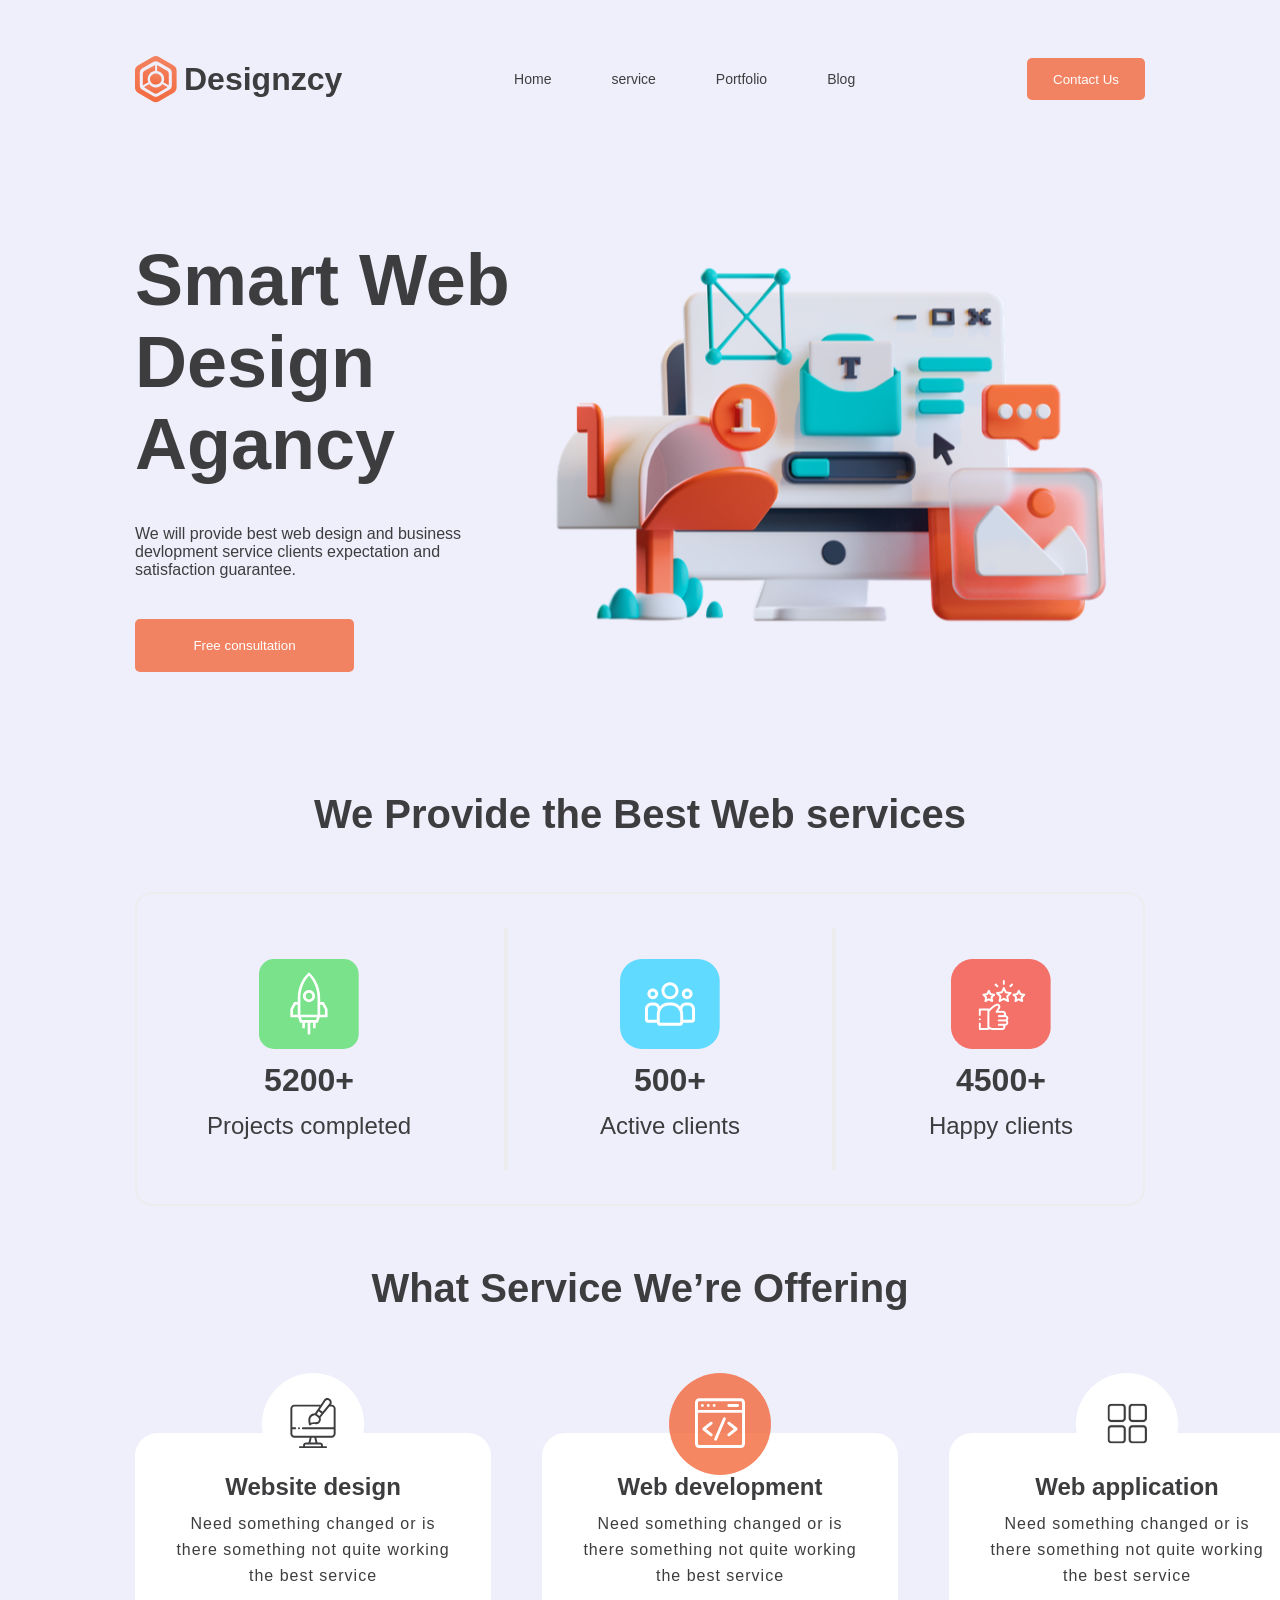
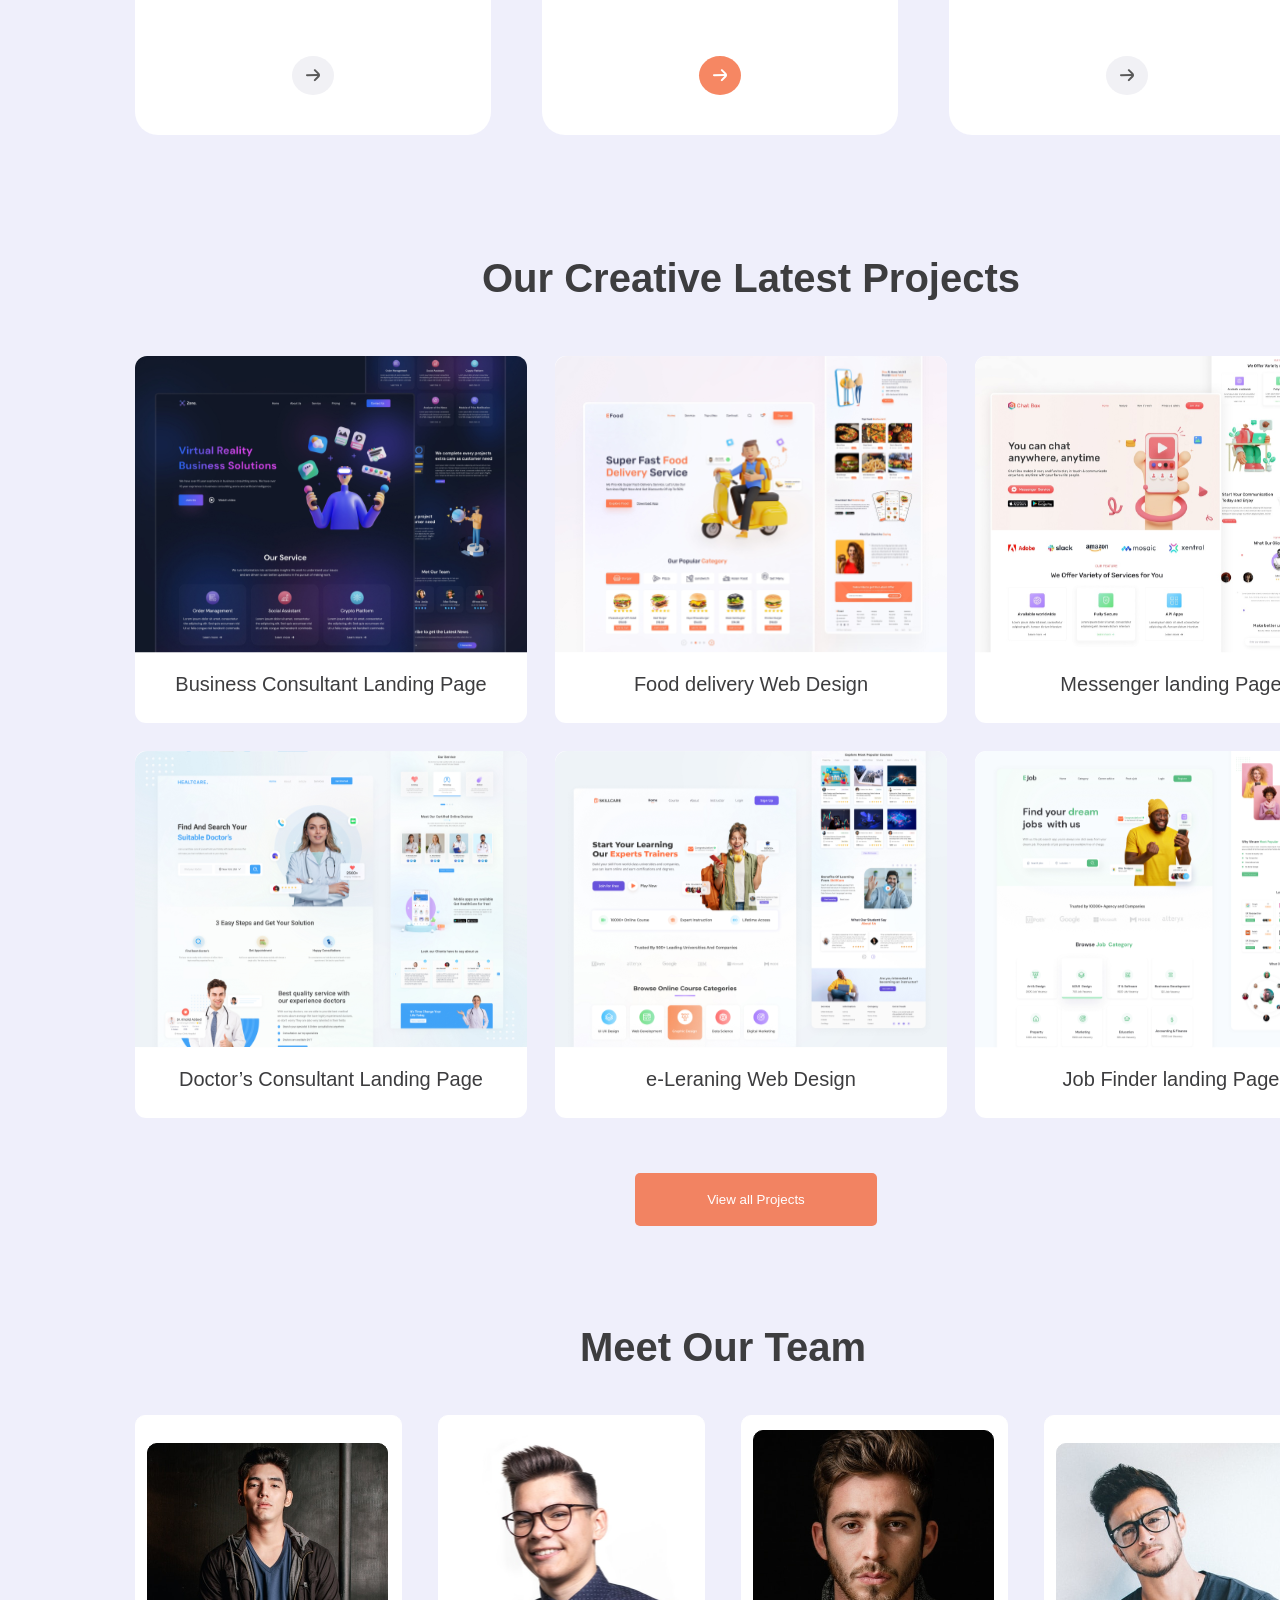
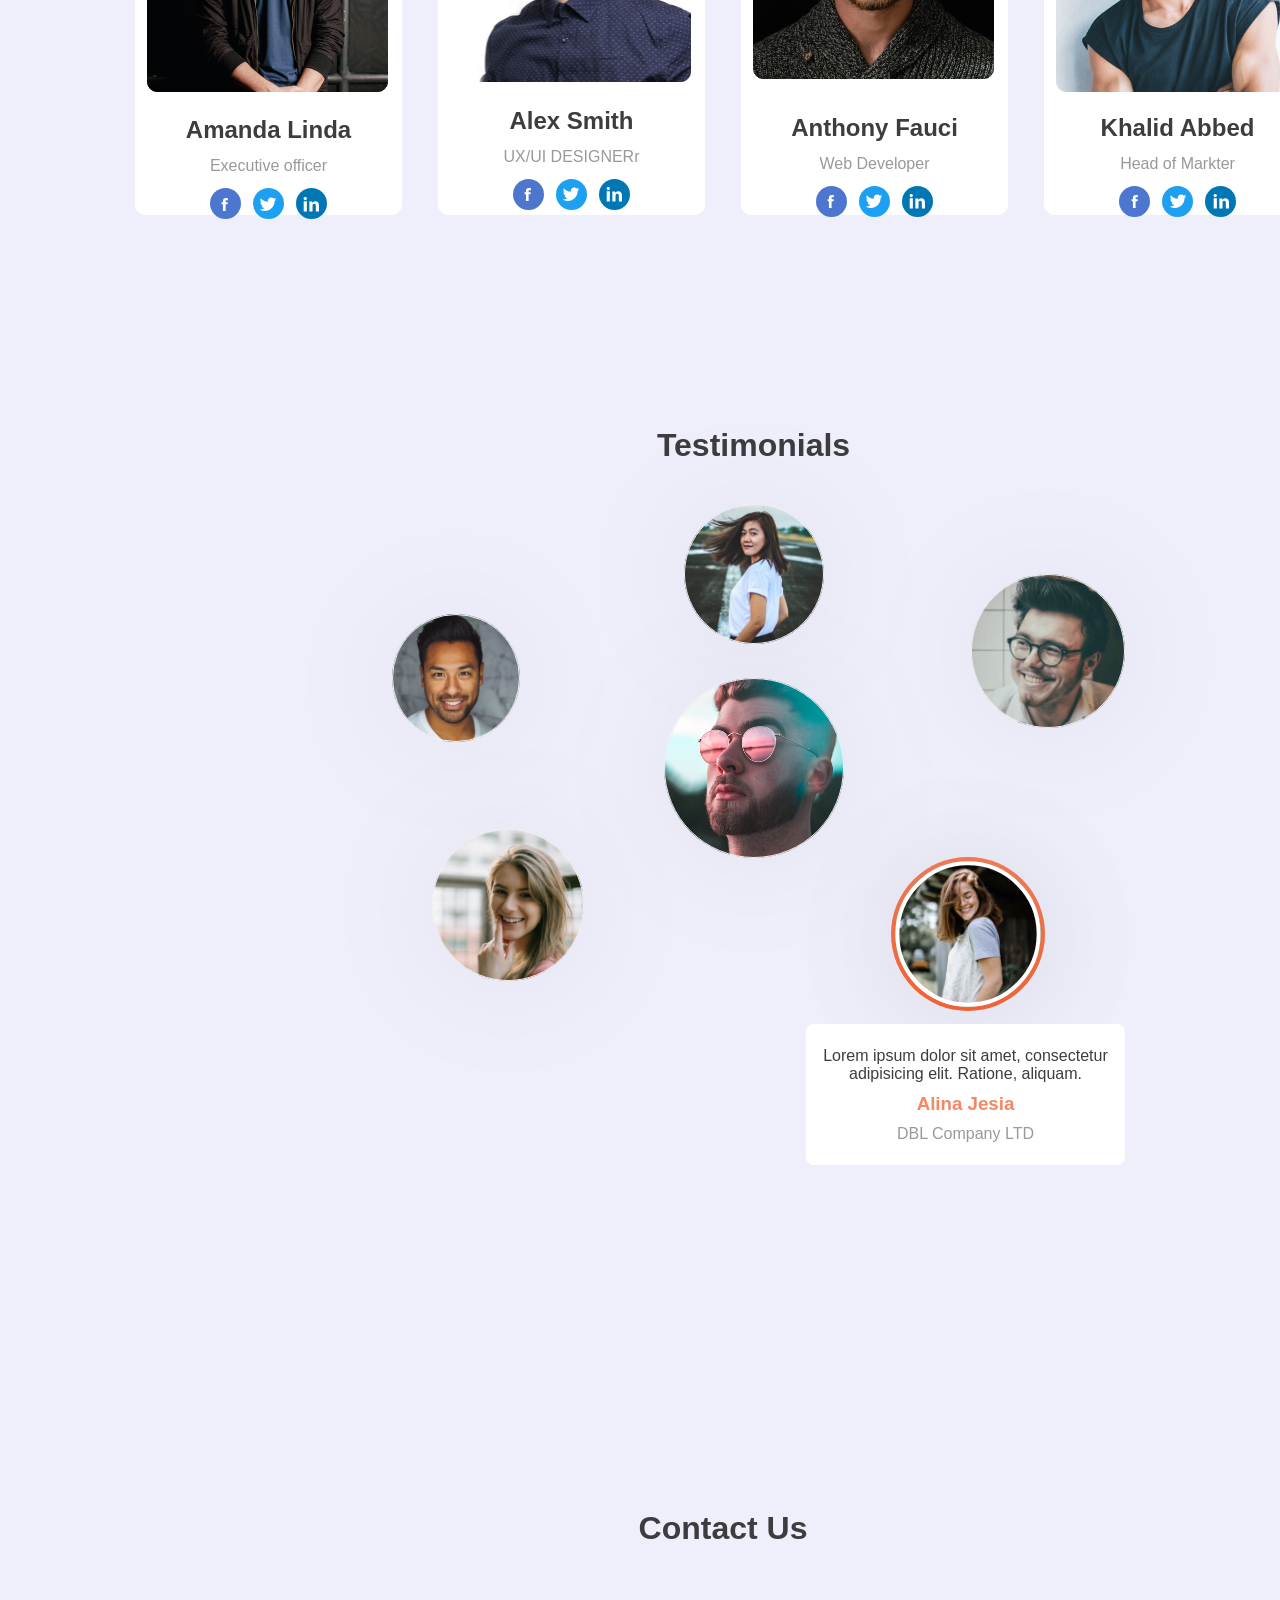
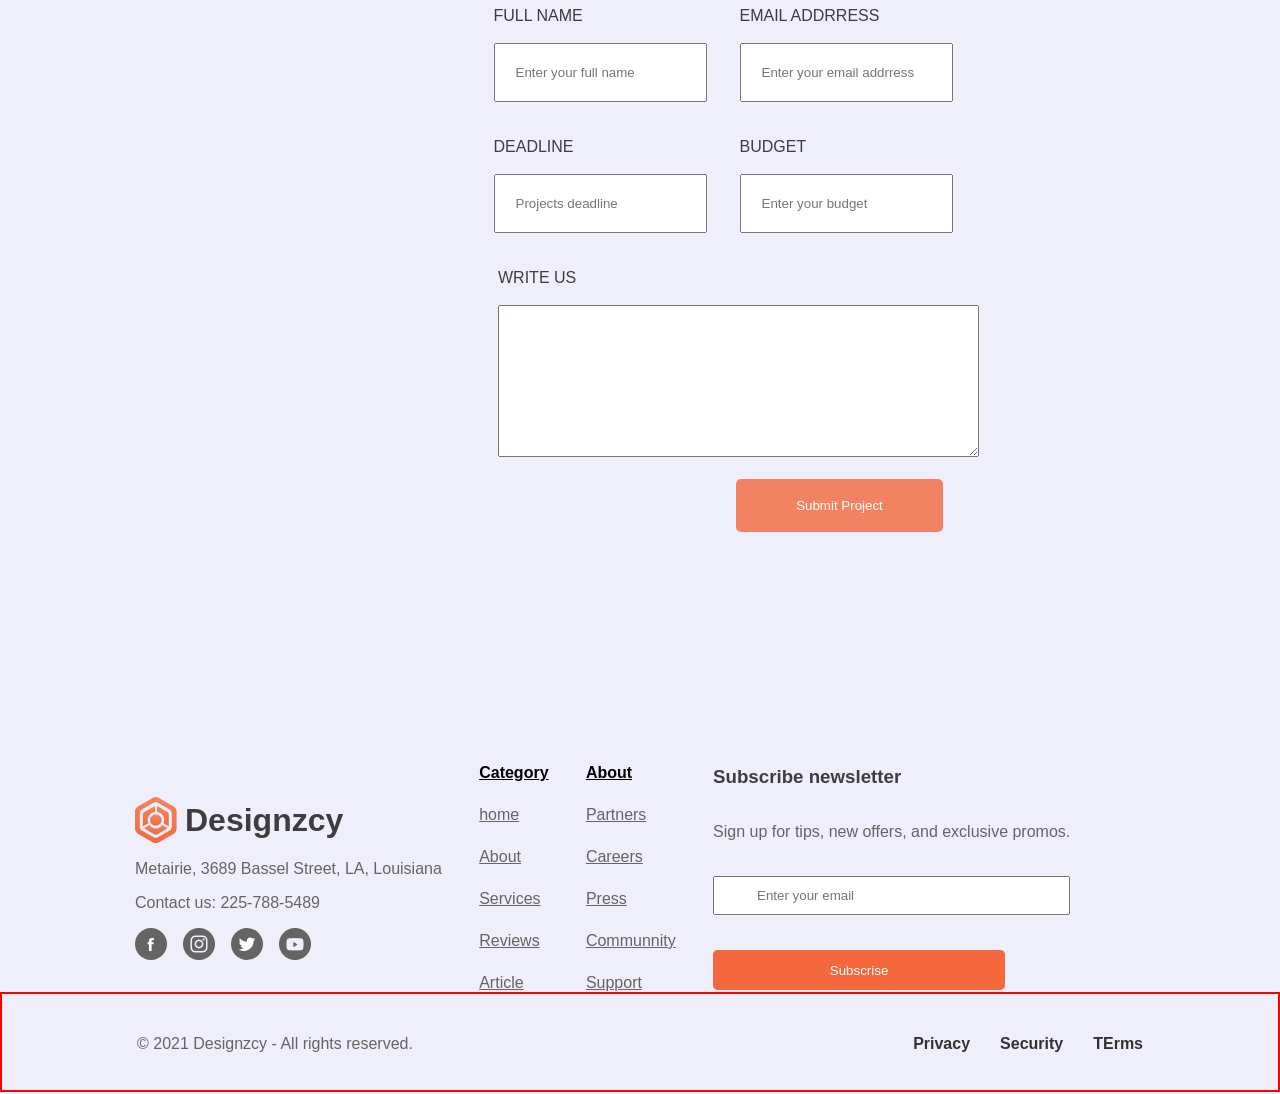
<file: Project 1/index.html>
<!DOCTYPE html>
<html lang="en">
<head>
    <meta charset="UTF-8">
    <meta name="viewport" content="width=device-width, initial-scale=1.0">
    <title>1-Project</title>
    <link rel="stylesheet" href="./CSS/style.css">
</head>
<body>
    <div class="wrapper">
        <div class="container">
            <header>
                <div class="logo">
                    <img src="./assets/images/Logo.svg" alt="no found logo">
                    <h1>Designzcy</h1>
                </div>

                <nav>
                    <ul>
                        <li>
                            <a href="#">Home</a>
                        </li>
                        <li>
                            <a href="#">service</a>
                        </li>
                        <li>
                            <a href="#">Portfolio</a>
                        </li>
                        <li>
                            <a href="#">Blog</a>
                        </li>
                    </ul>
                </nav>

                <button>Contact Us</button>
            </header>

            <main class="banner_text">
                <div class="banner_title">
                    <h1 style="font-size: 72px;">Smart Web Design Agancy</h1>
                    <p>We will provide best web design and business devlopment service clients expectation and satisfaction guarantee.</p>
                    <button class="consultation">Free consultation</button>
                </div>
                <img src="./assets/images/banner img.svg" alt="no found">
            </main>

            <main class="web_service">
                <h1 style="font-size: 40px; text-align: center; font-weight: 700;">We Provide the Best Web services</h1>
                <div class="web_service_clients">
                    <div class="web_service_clients1">
                        <img src="./assets/icons/raketa.svg" alt="no found">
                        <h1>5200+</h1>
                        <p style="font-size: 24px; color: #3D3D3F;">Projects completed</p>
                    </div>
                    <div class="line1"></div>
                    <div class="web_service_clients2">
                        <img src="./assets/icons/clients.svg" alt="no found">
                        <h1>500+</h1>
                        <p style="font-size: 24px; color: #3D3D3F;">Active clients</p>
                    </div>
                    <div class="line2"></div>
                    <div class="web_service_clients3">
                        <img src="./assets/icons/Icon happy client.png" alt="no found">
                        <h1>4500+</h1>
                        <p style="font-size: 24px; color: #3D3D3F;">Happy clients</p>
                    </div>
                </div>
            </main>

            <main class="web_service_wrapper">
                <h1 style="text-align: center; font-size: 40px; font-weight: 700;">What Service We’re Offering</h1>
                <div class="web_service_cards_wrapper">
                    <div class="card">
                        <div class="cardcircle1">
                            <img src="./assets/icons/computer.svg" alt="no found">
                        </div>
                        <h2>Website design</h2>
                        <p style="line-height: 26px; letter-spacing: 1px;">Need something changed or is there something not quite working  the  best service</p>
                        <div class="arrow">
                            <img src="./assets/icons/arrow-right.svg" alt="no found">
                        </div>
                    </div>
                    <div class="card">
                        <div class="cardcircle2">
                            <img src="./assets/icons/calendar.svg" alt="no found">
                        </div>
                        <h2>Web development</h2>
                        <p style="line-height: 26px; letter-spacing: 1px;">Need something changed or is there something not quite working  the  best service</p>
                        <div class="arrow2">
                            <img src="./assets/icons/arrow-right white.svg" alt="no found">
                        </div>
                    </div><div class="card">
                        <div class="cardcircle3">
                            <img src="./assets/icons/windows.svg" alt="no found">
                        </div>
                        <h2>Web application</h2>
                        <p style="line-height: 26px; letter-spacing: 1px;">Need something changed or is there something not quite working  the  best service</p>
                        <div class="arrow">
                            <img src="./assets/icons/arrow-right.svg" alt="no found">
                        </div>
                    </div>
                </div>
                <main class="advertisment_wrapper">
                     <h1 style="text-align: center; font-size: 40px;">Our Creative Latest Projects</h1>
                     <div class="advertisment_cards_wrapper">
                        <div class="advertisment_card1">
                            <img src="./assets/images/Business.svg" alt="no found">
                            <p style="font-size: 20px;">Business Consultant Landing Page</p>
                        </div>
                        <div class="advertisment_card2">
                            <img src="./assets/images/Delivery.svg" alt="no found">
                            <p style="font-size: 20px;">Food delivery Web Design</p>
                        </div>
                        <div class="advertisment_card3">
                            <img src="./assets/images/Messenger.svg" alt="no found">
                            <p style="font-size: 20px;">Messenger landing Page</p>
                        </div>
                        <div class="advertisment_card4">
                            <img src="./assets/images/Doctor.svg" alt="no found">
                            <p style="font-size: 20px;">Doctor’s Consultant Landing Page</p>
                        </div>
                        <div class="advertisment_card5">
                            <img src="./assets/images/Learning.svg" alt="no found">
                            <p style="font-size: 20px;">e-Leraning Web Design</p>
                        </div>
                        <div class="advertisment_card6">
                            <img src="./assets/images/Job Finder.svg" alt="no found">
                            <p style="font-size: 20px;">Job Finder landing Page</p>
                        </div>
                     </div>
                     <button class="ProjectsB">View all Projects</button>
                </main>
                <main class="team_wrapper">
                    <h1 style="font-size: 40px; text-align: center;">Meet Our Team</h1>
                    <div class="team">
                        <div class="team_card1">
                            <img src="./assets/images/Amanda.svg" alt="no found">
                            <div class="letters">
                                <h2 >Amanda Linda </h2>
                                <p style="color: #999999;">Executive officer</p>
                                <div class="social_icons">
                                    <div class="facebook">
                                        <img src="./assets/icons/Facebook.svg" alt="no found">
                                    </div>
                                    <div class="twitter">
                                        <img src="./assets/icons/Twitter.svg" alt="no found">
                                    </div>
                                    <div class="in">
                                        <img src="./assets/icons/in.svg" alt="no found">
                                    </div>
                                </div>
                            </div>   
                        </div>
                        <div class="team_card2">
                            <img src="./assets/images/Alex.svg" alt="no found">
                            <div class="letters">
                                <h2 >Alex Smith </h2>
                                <p style="color: #999999;"> UX/UI DESIGNERr</p>
                                <div class="social_icons">
                                    <div class="facebook">
                                        <img src="./assets/icons/Facebook.svg" alt="no found">
                                    </div>
                                    <div class="twitter">
                                        <img src="./assets/icons/Twitter.svg" alt="no found">
                                    </div>
                                    <div class="in">
                                        <img src="./assets/icons/in.svg" alt="no found">
                                    </div>
                                </div>
                            </div>
                        </div>
                        <div class="team_card3">
                            <img src="./assets/images/Anthony.svg" alt="no found">
                            <div class="letters">
                                <h2 > Anthony Fauci </h2>
                                <p style="color: #999999;">Web Developer</p>
                                <div class="social_icons">
                                    <div class="facebook">
                                        <img src="./assets/icons/Facebook.svg" alt="no found">
                                    </div>
                                    <div class="twitter">
                                        <img src="./assets/icons/Twitter.svg" alt="no found">
                                    </div>
                                    <div class="in">
                                        <img src="./assets/icons/in.svg" alt="no found">
                                    </div>
                                </div>
                            </div>
                        </div>
                        <div class="team_card4">
                            <img src="./assets/images/Khalid.svg" alt="no found">
                            <div class="letters">
                                <h2 >Khalid Abbed </h2>
                                <p style="color: #999999;"> Head of Markter</p>
                                <div class="social_icons">
                                    <div class="facebook">
                                        <img src="./assets/icons/Facebook.svg" alt="no found">
                                    </div>
                                    <div class="twitter">
                                        <img src="./assets/icons/Twitter.svg" alt="no found">
                                    </div>
                                    <div class="in">
                                        <img src="./assets/icons/in.svg" alt="no found">
                                    </div>
                                </div>
                            </div>
                        </div>
                    </div>
                </main>
                <main class="position_wrapper">
                    <h1 style="text-align: center;">Testimonials</h1>
                    <div class="position">
                        <img src="./assets/images/centre.svg" alt="" class="centre">
                        <img src="./assets/images/top.svg" alt="" class="top">
                        <img src="./assets/images/right top.svg" alt="" class="right_top">
                        <img src="./assets/images/right bottom.svg" alt="" class="right_bottom">
                        <img src="./assets/images/left bottom.svg" alt="" class="left_bottom">
                        <img src="./assets/images/left top.svg" alt="" class="left_top">
                        <div class="console">
                            <p>Lorem ipsum dolor sit amet, consectetur adipisicing elit. Ratione, aliquam.</p>
                            <h3 style="color: #F35F2FBF;">Alina Jesia</h3>
                            <p style="color: #999999;">DBL Company LTD</p>
                        </div>
                    </div>
                </main>
                <main class="wrapper_inputs">
                    <div class="container_inputs">
                        <h1 style="text-align: center; margin-bottom: 60px;">Contact Us</h1>
                        <div class="container_inputs0">
                            <div class="container_inputs1">
                                <label for="fullname">FULL NAME</label>
                                <br>
                                <br>
                                <input type="text" id="fullname" placeholder="Enter your full name">
                                <br>
                                <br>
                                <br>
                                <label for="deadline">DEADLINE</label>
                                <br>
                                <br>
                                <input type="text" id="deadline" placeholder="Projects deadline">
                            </div>
                            <div class="container_inputs2">
                                <label for="email">EMAIL ADDRRESS</label>
                                <br>
                                <br>
                                <input type="text" id="email" placeholder="Enter your email addrress">
                                <br>
                                <br>
                                <br>
                                <label for="budget">BUDGET</label>
                                <br>
                                <br>
                                <input type="text" id="budget" placeholder="Enter your budget">
                            </div>
                        </div>
                        <br>
                        <br>
                        <div class="textarea">
                            <label for="textarea">WRITE US</label>
                        <br>
                        <br>
                        <textarea id="textarea" cols="58" rows="10"></textarea>
                        </div>
                        <br>
                        <button class="sb">Submit Project</button>
                    </div>
                </main>
                <footer>
                    <div class="footer_wrapper">
                        <div class="footer_top">
                            <div class="part1">
                                <div class="logo2">
                                    <img src="./assets/images/Logo.svg" alt="no found logo">
                                    <h1>Designzcy</h1>
                                </div>
                                <p style="color: #646464;">Metairie, 3689  Bassel Street, LA, Louisiana</p>
                                <p style="color: #646464;">Contact us: 225-788-5489</p>
                                <div class="social_icons2">
                                    <div class="facebook2">
                                        <img src="./assets/icons/Facebook.svg" alt="no found">
                                    </div>
                                        <img src="./assets/icons/Instagram.png" alt="no found">
                                    <div class="twitter2">
                                        <img src="./assets/icons/Twitter.svg" alt="no found">
                                    </div>
                                    <img src="./assets/icons/Youtube.png" alt="no found">
                                </div>
                            </div>
                            <div class="part2">
                                <ul>
                                    <strong>
                                        <li>
                                            <a href="#" style="color: #000;">Category</a>
                                        </li>
                                    </strong>
                                    <li>
                                        <a href="#" style="color: #646464;">home</a>
                                    </li>
                                    <li>
                                        <a href="#" style="color: #646464;">About</a>
                                    </li>
                                    <li>
                                        <a href="#" style="color: #646464;">Services</a>
                                    </li>
                                    <li>
                                        <a href="#" style="color: #646464;">Reviews</a>
                                    </li>
                                    <li>
                                        <a href="#" style="color: #646464;">Article</a>
                                    </li>
                                </ul>
                            </div>
                            <div class="part3">
                                <ul>
                                    <strong>
                                        <li>
                                            <a href="" style="color: #000;">About</a>
                                        </li>
                                    </strong>
                                    <li>
                                        <a href="" style="color: #646464;">Partners</a>
                                    </li>
                                    <li>
                                        <a href="" style="color: #646464;">Careers</a>
                                    </li>
                                    <li>
                                        <a href="" style="color: #646464;">Press</a>
                                    </li>
                                    <li>
                                        <a href="" style="color: #646464;">Communnity</a>
                                    </li>
                                    <li>
                                        <a href="" style="color: #646464;">Support</a>
                                    </li>
                                </ul>
                            </div>
                            <div class="part4">
                                <h3 style="color: #3D3D3F;">Subscribe newsletter</h3>
                                <p style="color: #646464;">Sign up for tips, new offers, and exclusive promos.</p>
                                <input type="email" placeholder="Enter your email" class="email">
                               <div class="subscrise">
                                <button class="subscrise">Subscrise</button>
                               </div> 
                            </div>
                            <br>
                            <br>
                            <div class="footer_container">
                                <div class="width_line"></div>
                            </div>
                        </div>
                    </div>
                </footer>
            </main>
        </div>

        <div class="container2">
            <div class="wrapper2">
                
                    <div class="logo2">
                        <p style="color: #646464;">© 2021 Designzcy - All rights reserved.</p>
                    </div>
                    
                    <div class="ulwrapper">
                        <ul style="font-weight: 700; color: #323232;">
                            <li>Privacy</li>
                            <li>Security</li>
                            <li>TErms</li>
                        </ul>
                    </div>
                

            </div>
        </div>
    </div>
</body>
</html>
</file>
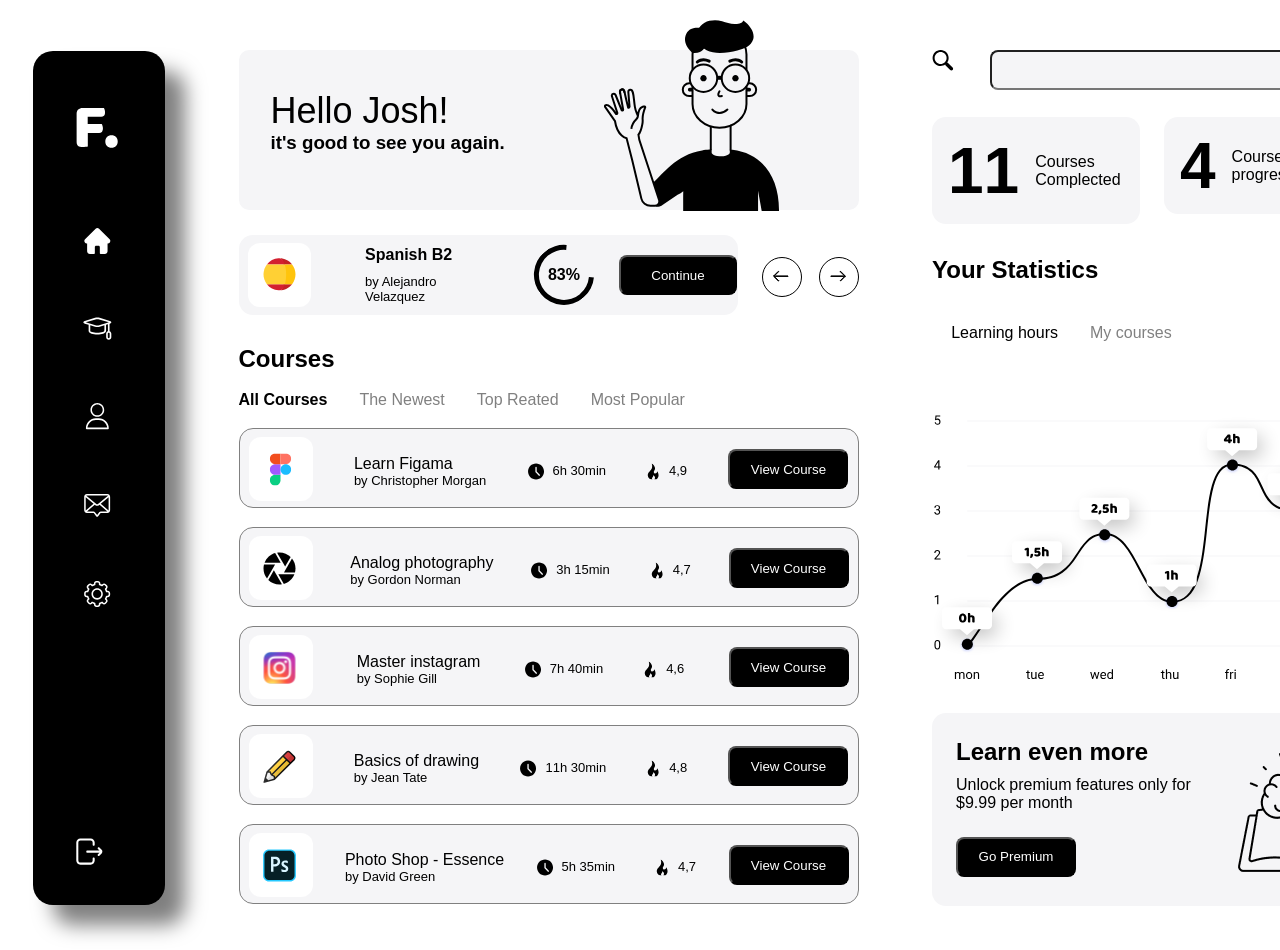
<file: Project 3/index.html>
<!DOCTYPE html>
<html lang="en">
<head>
    <meta charset="UTF-8">
    <meta name="viewport" content="width=device-width, initial-scale=1.0">
    <title>Homework Project</title>
    <link rel="stylesheet" href="./css/style.css">
</head>
<body>
    <div class="block">
        <div class="wrapper">
            <div class="container">
                <div class="navbar">
                    <div class="blackreactangle">
                        <div class="topwrapper">
                            <div class="top">
                                <div class="imgF">
                                    <img src="./assets/icons/F..svg" alt="no found">
                                </div>
                                <div class="navbar">
                                    <img src="./assets/icons/Home.svg" alt="no found home">
                                    <img src="./assets/icons/bilimdon.svg" alt="no found bilimdon">
                                    <img src="./assets/icons/odamcha.svg" alt="no found odamcha">
                                    <img src="./assets/icons/letter.svg" alt="no found letter">
                                    <img src="./assets/icons/gear.svg" alt="no found gear">
                                </div>
                            </div>
                            <img src="./assets/icons/exit.svg" alt="no found" width="27px" height="27px">
                        </div>
                    </div>
                </div>
                <div class="josh">
                    <div class="joshrectangle">
                        <div class="HJosh">
                            <h1 style="font-size: 36px; font-family: sans-serif; font-weight: 400;">Hello Josh!</h1>
                            <h3 style="font-family: sans-serif;">
                                it's good to see you again.
                            </h3>
                        </div>
                        <div>
                            <img src="./assets/images/Illustration.svg" alt="no found img " class="imgJ">
                        </div>
                    </div>
                    <div class="wrapperrect">
                        <div class="longrectangle">
                            <div class="spanishrectangle1">
                                <div class="spanishrectangle2">
                                    <img src="./assets/images/Group 23 (1).svg" alt="no found" style="margin-top: 15px;">
                                </div>
                            </div>
                            <div class="formargin">
                                <div class="b2">
                                    <strong>
                                        <p>Spanish B2</p>
                                    </strong>
                                    <p style="font-size: 13px; margin-top: 10px;">
                                        by Alejandro Velazquez
                                    </p>
                                </div>
                                <div class="circle83">
                                    <span class="content">
                                        <strong style="font-family: sans-serif" class="">83%</strong>
                                    </span>
                                </div>
                                <button class="Continue">Continue</button>
                            </div>
                        </div>
                        <div class="wrapperstrelka">
                            <div class="strelka">
                                <div class="strelka1">
                                    <img src="./assets/icons/chap strelka.svg" alt="no found" style="margin: 12px 10px;">
                                </div>
                                <div class="strelka2">
                                    <img src="./assets/icons/ong strelka.svg" alt="no found" style="margin: 12px 10px;">
                                </div>
                            </div>
                        </div>
                    </div>
                    <div class="bigcontainer">
                        <h2 style="">Courses</h2>
                        <br>
                        <ul style="font-family: sans-serif; list-style-type: none;">
                            <strong>
                                <li>All Courses</li>
                            </strong>
                            <li style="color: gray;">The Newest </li>
                            <li style="color: gray;">Top Reated</li>
                            <li style="color: gray;">Most Popular</li>
                        </ul>
                        <div class="logos">
                            <div class="figma">
                                <div class="warapperfr">
                                    <div class="figmarectangle">
                                        <img src="./assets/icons/figma.svg" alt="no found">
                                    </div>
                                    <div class="learnfigma">
                                        <strong>
                                            <p style="font-weight: 400;">
                                                Learn Figama
                                            </p>
                                        </strong>
                                        <p style="font-size: 13px;">
                                            by Christopher Morgan
                                        </p>
                                    </div>
                                    <div class="SO">
                                        <div class="soat">
                                            <img src="./assets/images/soat.svg" alt="no found">
                                            <p style="font-size: 13px;">
                                                6h 30min
                                            </p>
                                        </div>
                                        <div class="olov">
                                            <img src="./assets/images/olov.svg" alt="no found">
                                            <p style="font-size: 13px;">4,9</p>
                                        </div>
                                    </div>
                                    <button class="viewcourse">
                                        View Course
                                    </button>
                                </div>
                            </div>
                            <div class="figma">
                                <div class="warapperfr">
                                    <div class="instagramrectangle">
                                        <img src="./assets/images/aylana.svg" alt="no found">
                                    </div>
                                    <div class="learnfigma">
                                        <strong>
                                            <p style="font-weight: 400;">
                                                Analog photography
                                            </p>
                                        </strong>
                                        <p style="font-size: 13px;">
                                            by Gordon Norman
                                        </p>
                                    </div>
                                    <div class="SO">
                                        <div class="soat">
                                            <img src="./assets/images/soat.svg" alt="no found">
                                            <p style="font-size: 13px;">
                                                3h 15min
                                            </p>
                                        </div>
                                        <div class="olov">
                                            <img src="./assets/images/olov.svg" alt="no found">
                                            <p style="font-size: 13px;">4,7</p>
                                        </div>
                                    </div>
                                    <button class="viewcourse">
                                        View Course
                                    </button>
                                </div>
                            </div>
                            <div class="figma">
                                <div class="warapperfr">
                                    <div class="instagramrectangle">
                                        <img src="./assets/images/instagram.svg" alt="no found">
                                    </div>
                                    <div class="learnfigma">
                                        <strong>
                                            <p style="font-weight: 400;">
                                                Master instagram
                                            </p>
                                        </strong>
                                        <p style="font-size: 13px;">
                                            by Sophie Gill
                                        </p>
                                    </div>
                                    <div class="SO">
                                        <div class="soat">
                                            <img src="./assets/images/soat.svg" alt="no found">
                                            <p style="font-size: 13px;">
                                                7h 40min
                                            </p>
                                        </div>
                                        <div class="olov">
                                            <img src="./assets/images/olov.svg" alt="no found">
                                            <p style="font-size: 13px;">4,6</p>
                                        </div>
                                    </div>
                                    <button class="viewcourse">
                                        View Course
                                    </button>
                                </div>
                            </div>
                            <div class="figma">
                                <div class="warapperfr">
                                    <div class="instagramrectangle">
                                        <img src="./assets/images/qalam.svg" alt="no found">
                                    </div>
                                    <div class="learnfigma">
                                        <strong>
                                            <p style="font-weight: 400;">
                                                Basics of drawing
                                            </p>
                                        </strong>
                                        <p style="font-size: 13px;">
                                            by Jean     Tate
                                        </p>
                                    </div>
                                    <div class="SO">
                                        <div class="soat">
                                            <img src="./assets/images/soat.svg" alt="no found">
                                            <p style="font-size: 13px;">
                                                11h 30min
                                            </p>
                                        </div>
                                        <div class="olov">
                                            <img src="./assets/images/olov.svg" alt="no found">
                                            <p style="font-size: 13px;">4,8</p>
                                        </div>
                                    </div>
                                    <button class="viewcourse">
                                        View Course
                                    </button>
                                </div>
                            </div>
                            <div class="figma">
                                <div class="warapperfr">
                                    <div class="instagramrectangle">
                                        <img src="./assets/images/photo shop.svg" alt="no found">
                                    </div>
                                    <div class="learnfigma">
                                        <strong>
                                            <p style="font-weight: 400;">
                                                Photo Shop - Essence
                                            </p>
                                        </strong>
                                        <p style="font-size: 13px;">
                                            by David Green
                                        </p>
                                    </div>
                                    <div class="SO">
                                        <div class="soat">
                                            <img src="./assets/images/soat.svg" alt="no found">
                                            <p style="font-size: 13px;">
                                                5h 35min
                                            </p>
                                        </div>
                                        <div class="olov">
                                            <img src="./assets/images/olov.svg" alt="no found">
                                            <p style="font-size: 13px;">4,7</p>
                                        </div>
                                    </div>
                                    <button class="viewcourse">
                                        View Course
                                    </button>
                                </div>
                            </div>
                        </div>
                    </div>
                </div>
                <div class="diagramma">
                    <div class="wrapperdiagramma">
                        <div class="serach">
                            <img src="./assets/icons/search.svg" alt="no found">
                        </div>
                        <div class="inputS">
                            <input type="search" class="search">
                        </div>
                        <div class="people">
                            <img src="./assets/icons/zvanok.svg" alt="no found">
                           
                             <datalist class="data">
                                <img src="./assets/images/odam rasm.png" alt="no found">
                                <img src="./assets/icons/symvol.svg" alt="no found" style="margin-left: 9px;">
                             </datalist>
                        </div>
                    </div>
                    <div class="courses">
                        <div class="course1">
                            <strong style="font-size: 64px; font-family: sans-serif;  margin: 35px 16px;">11</strong>
                            <p>Courses Complected</p>
                        </div>
                        <div class="course2">
                            <strong style="font-size: 64px; font-family: sans-serif;  margin: 35px 16px;">4</strong>
                            <p>Courses in progress</p>
                        </div>
                    </div>
                    <div class="diagrammaP">
                        <strong style="font-family: sans-serif; font-size: 24px;">Your Statistics</strong>
                        <div class="hours">
                            <nav>
                                <ul style="list-style-type: none; font-family: sans-serif;">
                                    <li>Learning hours</li>
                                    <li style="color: gray;">My courses</li>
                                </ul>
                            </nav>
                            <select name="" id="" style="width: 88px; height: 32px; background-color: #F5F5F7; border-radius: 8px;">
                                <option value="week">weekly</option>
                                <option value="day">daily</option>
                                <option value="month">monthly</option>
                                <option value="year">yearly</option>
                            </select>
                        </div>
                        <img src="./assets/images/diagramma.svg" alt="no found" style="margin-top: 31px;">
                        <div class="premium">
                            <div class="learn1">
                                <div class="learn2">
                                    <strong style="font-family: sans-serif; font-size: 24px; ">
                                        Learn even more
                                    </strong>
                                    <p style="margin-top: 10px;">
                                        Unlock premium features only for $9.99 per month
                                    </p>
                                    <button class="gopremium ">Go Premium</button>
                                </div>
                            </div>
                            <div class="brain">
                                <img src="./assets/images/brain.png" alt="no found">
                            </div>
                        </div>
                    </div>
                </div>
            </div>
        </div>
    </body>
    </html>
    </div>
   </body>
   </html>
</file>
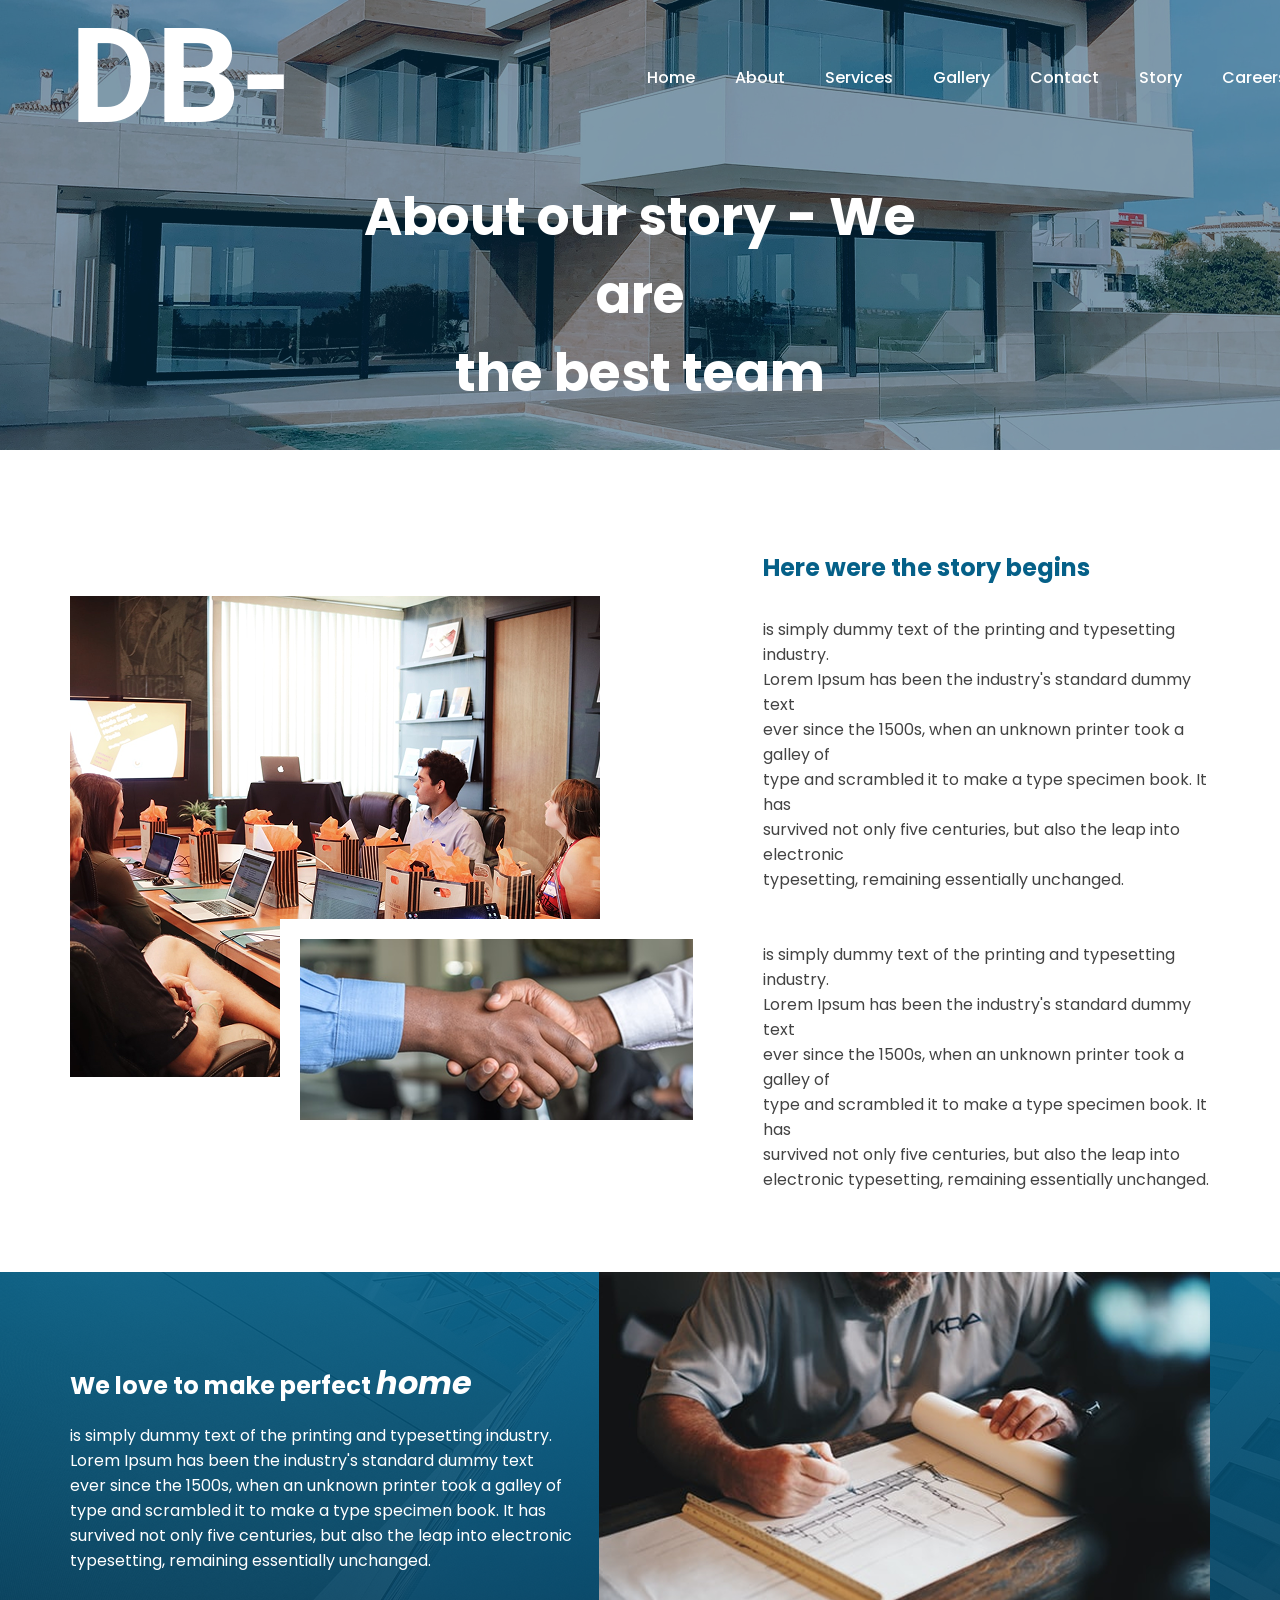
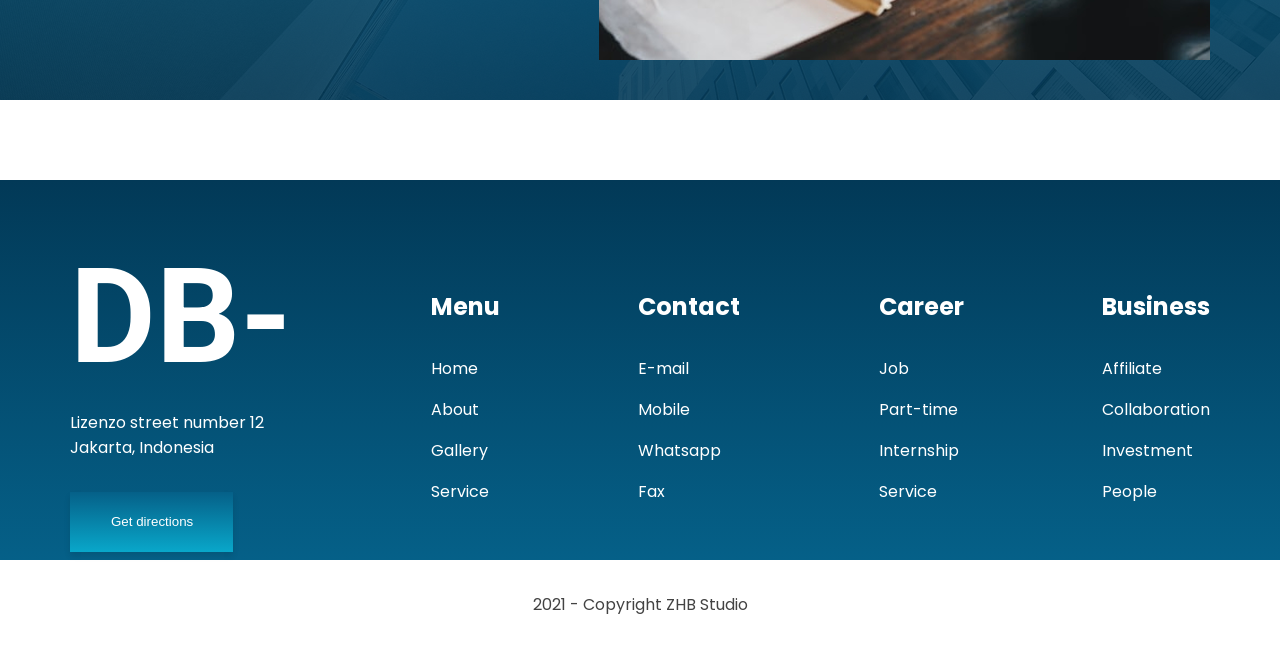
<file: Urbanouse/about/index.html>
<!DOCTYPE html>
<html lang="en">
<head>
    <meta charset="UTF-8">
    <meta name="viewport" content="width=device-width, initial-scale=1.0">
    <title>About</title>
    <link rel="stylesheet" href="./fonts/fonts.css">
    <link rel="stylesheet" href="./css/style.css">
</head>
<body>
    <div class="wrapper">
        <div class="header">
            <div class="container">
                <div class="logo__menu--wrap">
                    <div class="logo">
                        <a href="#">
                        <h1>DB-</h1>
                        </a>
                    </div>
                    <div class="menu">
                        <nav>
                            <ul>
                                <li>
                                    <a href="../HOME/index.html">Home</a>
                                </li>
                                <li>
                                    <a href="#">About</a>
                                </li>
                                <li>
                                    <a href="#">Services</a>
                                </li>
                                <li>
                                    <a href="#">Gallery</a>
                                </li>
                                <li>
                                    <a href="#">Contact</a>
                                </li>
                                <li>
                                    <a href="#">Story</a>
                                </li>
                                <li>
                                    <a href="#">Careers</a>
                                </li>
                                <li>
                                    <a href="#">News</a>
                                </li>
                            </ul>
                        </nav>
                    </div>
                </div>
                <div class="header__title">
                
                    About our story - We are <br> the best team
                </div>
            </div>
        </div>
        <div class="container">
            <div class="story__wrap">
                <div class="imgs__wrap">
                    <img src="./assets/images/miting.png" alt="no found img">
                    <img src="./assets/images/handshake.png" alt="no found img">
                </div>
                <div class="title">
                    <p>Here were the story begins</p>
                    <p>is simply dummy text of the printing and typesetting industry. <br> Lorem Ipsum has been the industry's standard dummy text <br> ever since the 1500s, when an unknown printer took a galley of <br>type and scrambled it to make a type specimen book. It has <br> survived not only five centuries, but also the leap into electronic <br> typesetting, remaining essentially unchanged.</p>
                    <p>is simply dummy text of the printing and typesetting industry. <br> Lorem Ipsum has been the industry's standard dummy text <br>ever since the 1500s, when an unknown printer took a galley of <br>type and scrambled it to make a type specimen book. It has <br>survived not only five centuries, but also the leap into electronic typesetting, remaining essentially unchanged.</p>
                </div>
            </div>
        </div>
        <div class="middle__part">
            <div class="container">
                <div class="wrapper">
                    <div class="title">
                        <p>We love to make perfect    <span>home</span> </p>
                        <p>is simply dummy text of the printing and typesetting industry. <br> Lorem Ipsum has been the industry's standard dummy text <br> ever since the 1500s, when an unknown printer took a galley of <br> type and scrambled it to make a type specimen book. It has <br> survived not only five centuries, but also the leap into electronic <br>typesetting, remaining essentially unchanged.</p>
                    </div>
                    <img src="./assets/images/architecctor.png" alt="no found img">
                </div>
            </div>
        </div>
        <footer>
            <div class="container">
                <div class="logo__wrap">
                    <div class="logo" style="margin-bottom: 16px;">
                        <a href="#">
                        <h1>DB-</h1>
                        </a>
                    </div>
                    <p style="margin-bottom: 32px;">Lizenzo street number 12
                       <br> Jakarta, Indonesia</p>
                    <button>Get directions</button>
                </div>
                <div class="menu__wrap">
                    <p>Menu</p>
                    <p>Home</p>
                    <p>About</p>
                    <p>Gallery</p>
                    <p>Service</p>
                </div>
                <div class="contact__wrap">
                    <p>Contact</p>
                    <p>E-mail</p>
                    <p>Mobile</p>
                    <p>Whatsapp</p>
                    <p>Fax</p>
                </div>
                <div class="career__wrap">
                    <p>Career</p>
                    <p>Job</p>
                    <p>Part-time</p>
                    <p>Internship</p>
                    <p>Service</p>
                </div>
                <div class="business__wrap">
                    <p>Business</p>
                    <p>Affiliate</p>
                    <p>Collaboration</p>
                    <p>Investment</p>
                    <p>People</p>
                </div>
            </div>
        </footer>
        <div class="container">
            <div class="finish">2021 - Copyright ZHB Studio</div>
        </div>
    </div>
</body>
</html>
</file>
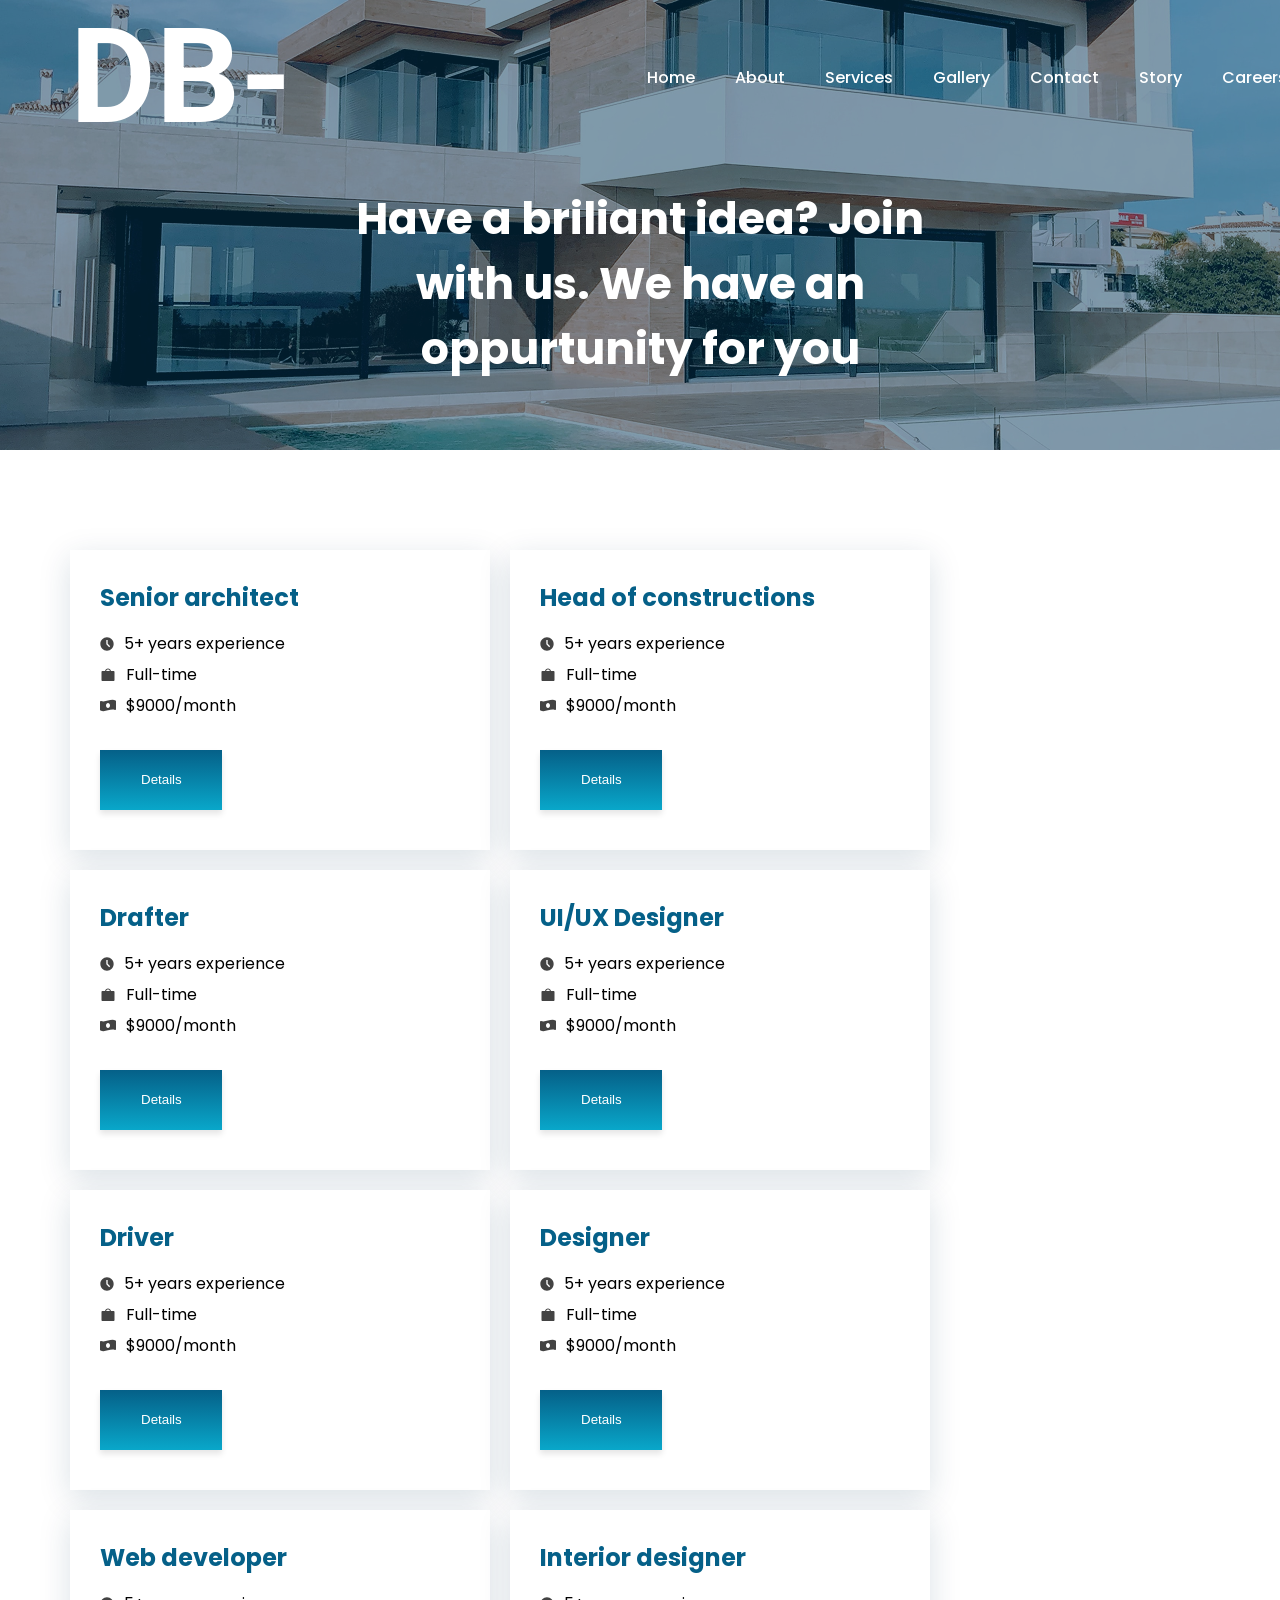
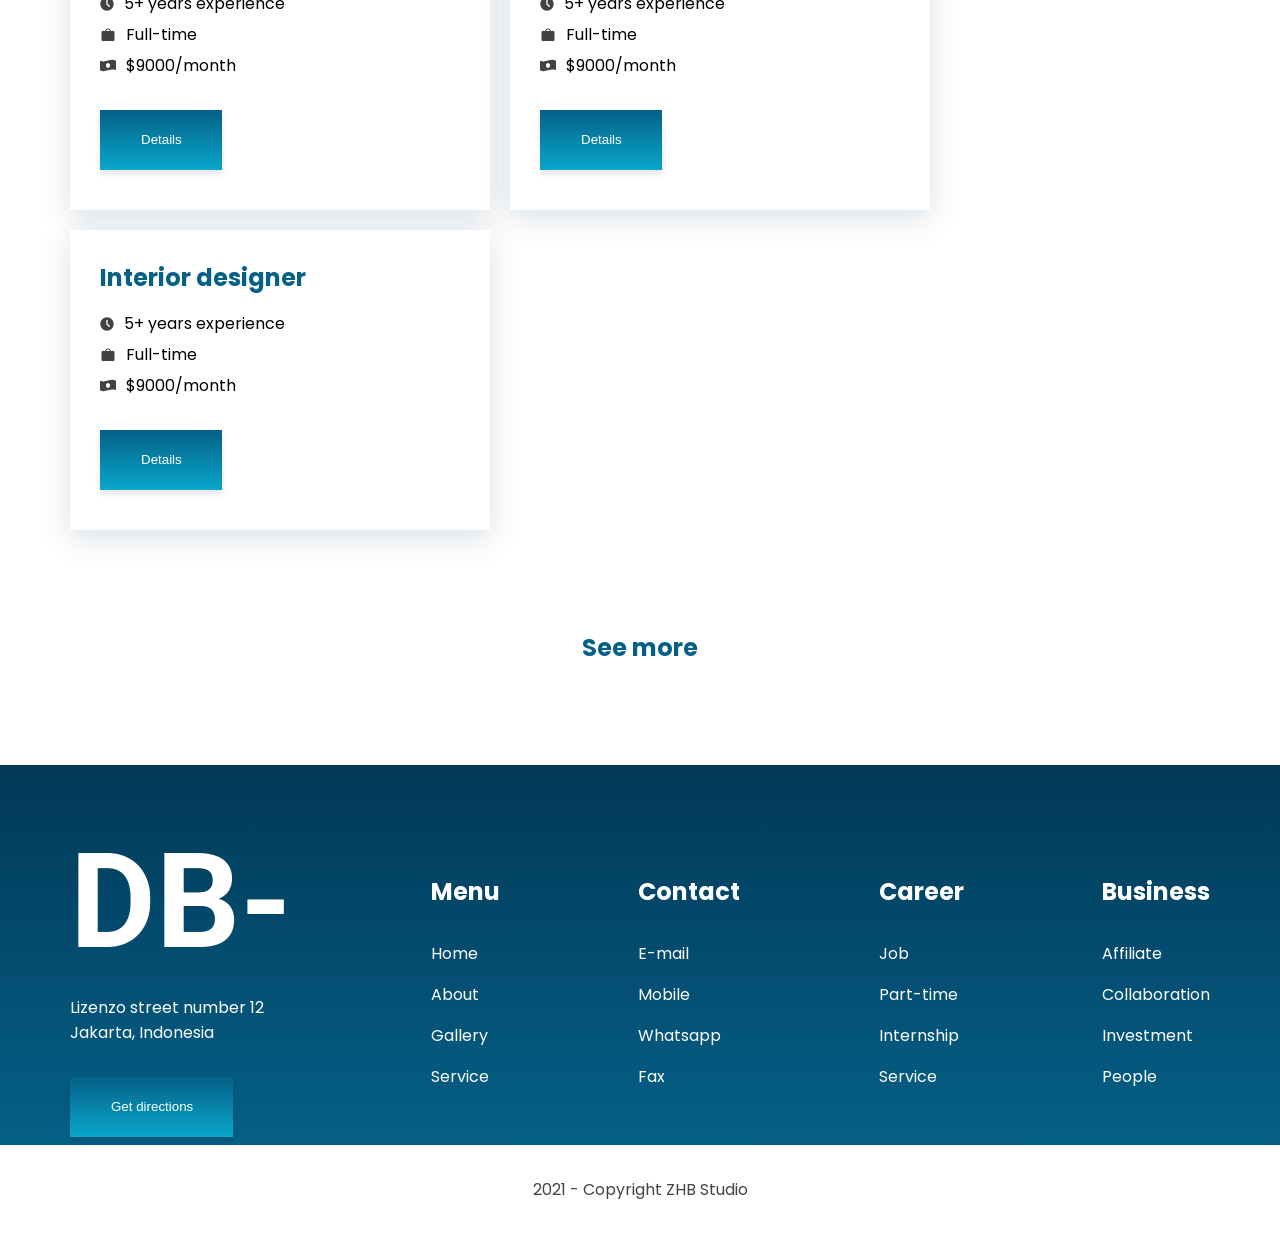
<file: Urbanouse/Career/index.html>
<!DOCTYPE html>
<html lang="en">
<head>
    <meta charset="UTF-8">
    <meta name="viewport" content="width=device-width, initial-scale=1.0">
    <title>Career</title>
    <link rel="stylesheet" href="./fonts/fonts.css">
    <link rel="stylesheet" href="./css/style.css">
</head>
<body>
    <div class="header">
        <div class="container">
            <div class="logo__menu--wrap">
                <div class="logo">
                    <a href="#">
                    <h1>DB-</h1>
                    </a>
                </div>
                <div class="menu">
                    <nav>
                        <ul>
                            <li>
                                <a href="../HOME/index.html">Home</a>
                            </li>
                            <li>
                                <a href="#">About</a>
                            </li>
                            <li>
                                <a href="#">Services</a>
                            </li>
                            <li>
                                <a href="#">Gallery</a>
                            </li>
                            <li>
                                <a href="#">Contact</a>
                            </li>
                            <li>
                                <a href="#">Story</a>
                            </li>
                            <li>
                                <a href="#">Careers</a>
                            </li>
                            <li>
                                <a href="#">News</a>
                            </li>
                        </ul>
                    </nav>
                </div>
            </div>
            <div class="header__title">
                Have a briliant idea? Join with us. We have an oppurtunity for you
            </div>
        </div>
    </div>
    <main>
        <div class="container">
            <div class="cards__wrap">
                <div class="card">
                    <p>Senior architect</p>
                    <div class="experience">
                        <img src="./assets/images/experience.svg" alt="no found img">
                        <p>5+ years experience</p>
                    </div>
                    <div class="job__time">
                        <img src="./assets/images/time.svg" alt="no found img">
                        <p>Full-time</p>
                    </div>
                    <div class="salary">
                        <img src="./assets/images/salary.svg" alt="no found img">
                        <p>$9000/month</p>
                    </div>
                    <button>Details</button>
                </div>
                <div class="card">
                    <p>Head of constructions</p>
                    <div class="experience">
                        <img src="./assets/images/experience.svg" alt="no found img">
                        <p>5+ years experience</p>
                    </div>
                    <div class="job__time">
                        <img src="./assets/images/time.svg" alt="no found img">
                        <p>Full-time</p>
                    </div>
                    <div class="salary">
                        <img src="./assets/images/salary.svg" alt="no found img">
                        <p>$9000/month</p>
                    </div>
                    <button>Details</button>
                </div>
                <div class="card">
                    <p>Drafter</p>
                    <div class="experience">
                        <img src="./assets/images/experience.svg" alt="no found img">
                        <p>5+ years experience</p>
                    </div>
                    <div class="job__time">
                        <img src="./assets/images/time.svg" alt="no found img">
                        <p>Full-time</p>
                    </div>
                    <div class="salary">
                        <img src="./assets/images/salary.svg" alt="no found img">
                        <p>$9000/month</p>
                    </div>
                    <button>Details</button>
                </div>
                <div class="card">
                    <p>UI/UX Designer</p>
                    <div class="experience">
                        <img src="./assets/images/experience.svg" alt="no found img">
                        <p>5+ years experience</p>
                    </div>
                    <div class="job__time">
                        <img src="./assets/images/time.svg" alt="no found img">
                        <p>Full-time</p>
                    </div>
                    <div class="salary">
                        <img src="./assets/images/salary.svg" alt="no found img">
                        <p>$9000/month</p>
                    </div>
                    <button>Details</button>
                </div>
                <div class="card">
                    <p>Driver</p>
                    <div class="experience">
                        <img src="./assets/images/experience.svg" alt="no found img">
                        <p>5+ years experience</p>
                    </div>
                    <div class="job__time">
                        <img src="./assets/images/time.svg" alt="no found img">
                        <p>Full-time</p>
                    </div>
                    <div class="salary">
                        <img src="./assets/images/salary.svg" alt="no found img">
                        <p>$9000/month</p>
                    </div>
                    <button>Details</button>
                </div>
                <div class="card">
                    <p>Designer</p>
                    <div class="experience">
                        <img src="./assets/images/experience.svg" alt="no found img">
                        <p>5+ years experience</p>
                    </div>
                    <div class="job__time">
                        <img src="./assets/images/time.svg" alt="no found img">
                        <p>Full-time</p>
                    </div>
                    <div class="salary">
                        <img src="./assets/images/salary.svg" alt="no found img">
                        <p>$9000/month</p>
                    </div>
                    <button>Details</button>
                </div>
                <div class="card">
                    <p>Web developer</p>
                    <div class="experience">
                        <img src="./assets/images/experience.svg" alt="no found img">
                        <p>5+ years experience</p>
                    </div>
                    <div class="job__time">
                        <img src="./assets/images/time.svg" alt="no found img">
                        <p>Full-time</p>
                    </div>
                    <div class="salary">
                        <img src="./assets/images/salary.svg" alt="no found img">
                        <p>$9000/month</p>
                    </div>
                    <button>Details</button>
                </div>
                <div class="card">
                    <p>Interior designer</p>
                    <div class="experience">
                        <img src="./assets/images/experience.svg" alt="no found img">
                        <p>5+ years experience</p>
                    </div>
                    <div class="job__time">
                        <img src="./assets/images/time.svg" alt="no found img">
                        <p>Full-time</p>
                    </div>
                    <div class="salary">
                        <img src="./assets/images/salary.svg" alt="no found img">
                        <p>$9000/month</p>
                    </div>
                    <button>Details</button>
                </div>
                <div class="card">
                    <p>Interior designer</p>
                    <div class="experience">
                        <img src="./assets/images/experience.svg" alt="no found img">
                        <p>5+ years experience</p>
                    </div>
                    <div class="job__time">
                        <img src="./assets/images/time.svg" alt="no found img">
                        <p>Full-time</p>
                    </div>
                    <div class="salary">
                        <img src="./assets/images/salary.svg" alt="no found img">
                        <p>$9000/month</p>
                    </div>
                    <button>Details</button>
                </div>
            </div>
            <div class="main__text">
                <p>See more</p>
            </div>
        </div>
    </main>
    <footer>
        <div class="container">
            <div class="logo__wrap">
                <div class="logo" style="margin-bottom: 16px;">
                    <a href="#">
                    <h1>DB-</h1>
                    </a>
                </div>
                <p style="margin-bottom: 32px;">Lizenzo street number 12
                   <br> Jakarta, Indonesia</p>
                <button>Get directions</button>
            </div>
            <div class="menu__wrap">
                <p>Menu</p>
                <p>Home</p>
                <p>About</p>
                <p>Gallery</p>
                <p>Service</p>
            </div>
            <div class="contact__wrap">
                <p>Contact</p>
                <p>E-mail</p>
                <p>Mobile</p>
                <p>Whatsapp</p>
                <p>Fax</p>
            </div>
            <div class="career__wrap">
                <p>Career</p>
                <p>Job</p>
                <p>Part-time</p>
                <p>Internship</p>
                <p>Service</p>
            </div>
            <div class="business__wrap">
                <p>Business</p>
                <p>Affiliate</p>
                <p>Collaboration</p>
                <p>Investment</p>
                <p>People</p>
            </div>
        </div>
    </footer>
    <div class="container">
        <div class="finish">2021 - Copyright ZHB Studio</div>
    </div>
</body>
</html>
</file>
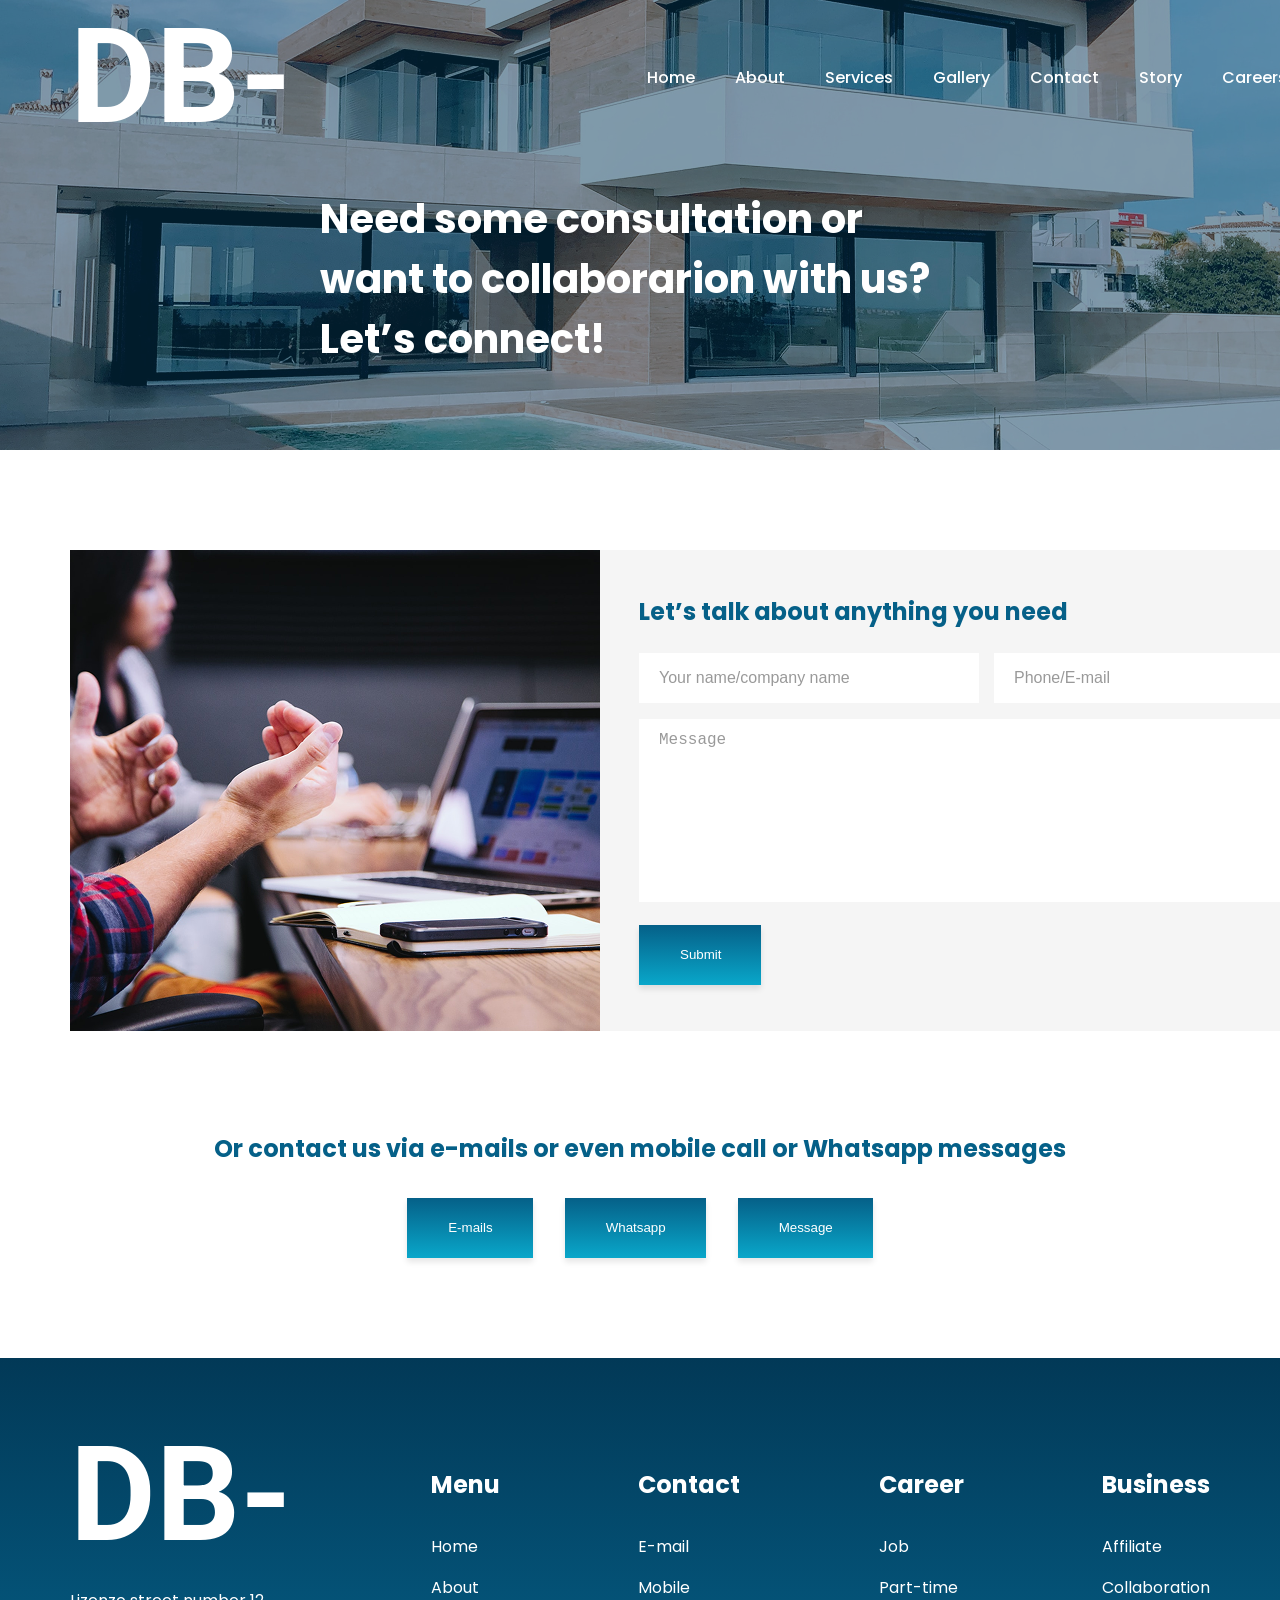
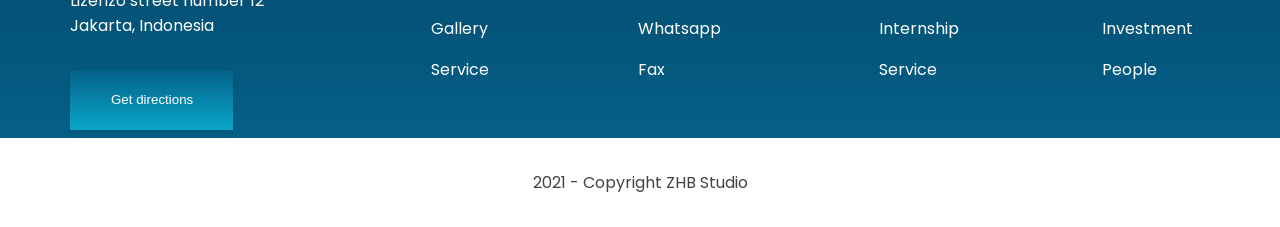
<file: Urbanouse/contact/index.html>
<!DOCTYPE html>
<html lang="en">
<head>
    <meta charset="UTF-8">
    <meta name="viewport" content="width=device-width, initial-scale=1.0">
    <title>Contact</title>
    <link rel="stylesheet" href="./fonts/fonts.css">
    <link rel="stylesheet" href="./css/style.css">
</head>
<body>
    <div class="wrapper">
        <div class="header">
            <div class="container">
                <div class="logo__menu--wrap">
                    <div class="logo">
                        <a href="#">
                        <h1>DB-</h1>
                        </a>
                    </div>
                    <div class="menu">
                        <nav>
                            <ul>
                                <li>
                                    <a href="#">Home</a>
                                </li>
                                <li>
                                    <a href="#">About</a>
                                </li>
                                <li>
                                    <a href="#">Services</a>
                                </li>
                                <li>
                                    <a href="#">Gallery</a>
                                </li>
                                <li>
                                    <a href="#">Contact</a>
                                </li>
                                <li>
                                    <a href="#">Story</a>
                                </li>
                                <li>
                                    <a href="#">Careers</a>
                                </li>
                                <li>
                                    <a href="#">News</a>
                                </li>
                            </ul>
                        </nav>
                    </div>
                </div>
                <div class="header__title">
                    Need some consultation or want to collaborarion with us? Let’s connect!
                </div>
            </div>
        </div>
        <div class="container">
            <div class="main1">
                <img src="./assets/images/main.png" alt="no found img">
                <div class="box">
                    <p>Let’s talk about anything you need</p>
                        <input type="text" placeholder="Your name/company name" style="margin-right: 11px;">
                        <input type="text" placeholder="Phone/E-mail">
                        <textarea name="" id="" placeholder="Message"></textarea>
                        <button>Submit</button>
                </div>
            </div>
        </div>
        <div class="container">
            <div class="main2">
                <p>Or contact us via e-mails or even mobile call or Whatsapp messages</p>
                <div class="btn__wrap">
                    <button>E-mails</button>
                    <button>Whatsapp</button>
                    <button>Message</button>
                </div>
            </div>
        </div>
        <footer>
            <div class="container">
                <div class="logo__wrap">
                    <div class="logo" style="margin-bottom: 16px;">
                        <a href="#">
                        <h1>DB-</h1>
                        </a>
                    </div>
                    <p style="margin-bottom: 32px;">Lizenzo street number 12
                       <br> Jakarta, Indonesia</p>
                    <button>Get directions</button>
                </div>
                <div class="menu__wrap">
                    <p>Menu</p>
                    <p>Home</p>
                    <p>About</p>
                    <p>Gallery</p>
                    <p>Service</p>
                </div>
                <div class="contact__wrap">
                    <p>Contact</p>
                    <p>E-mail</p>
                    <p>Mobile</p>
                    <p>Whatsapp</p>
                    <p>Fax</p>
                </div>
                <div class="career__wrap">
                    <p>Career</p>
                    <p>Job</p>
                    <p>Part-time</p>
                    <p>Internship</p>
                    <p>Service</p>
                </div>
                <div class="business__wrap">
                    <p>Business</p>
                    <p>Affiliate</p>
                    <p>Collaboration</p>
                    <p>Investment</p>
                    <p>People</p>
                </div>
            </div>
        </footer>
        <div class="container">
            <div class="finish">2021 - Copyright ZHB Studio</div>
        </div>
    </div>
</body>
</html>
</file>
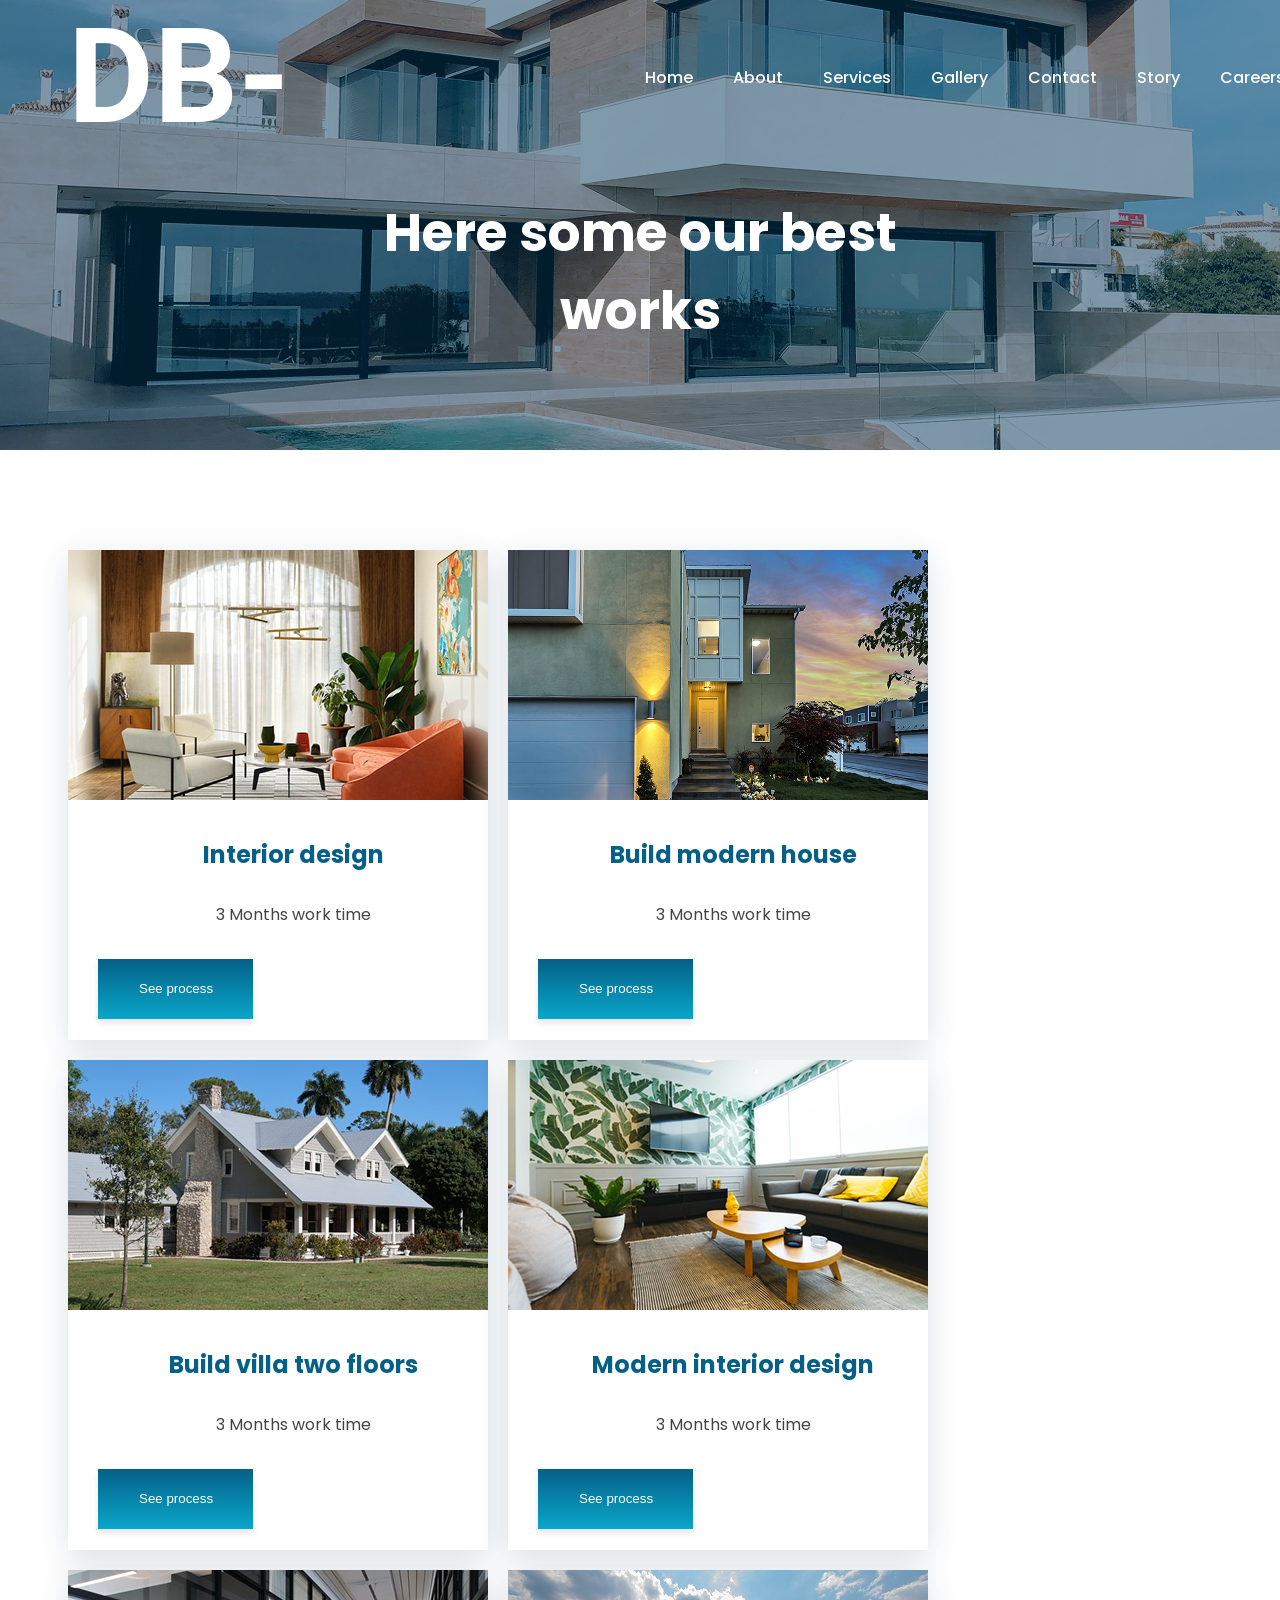
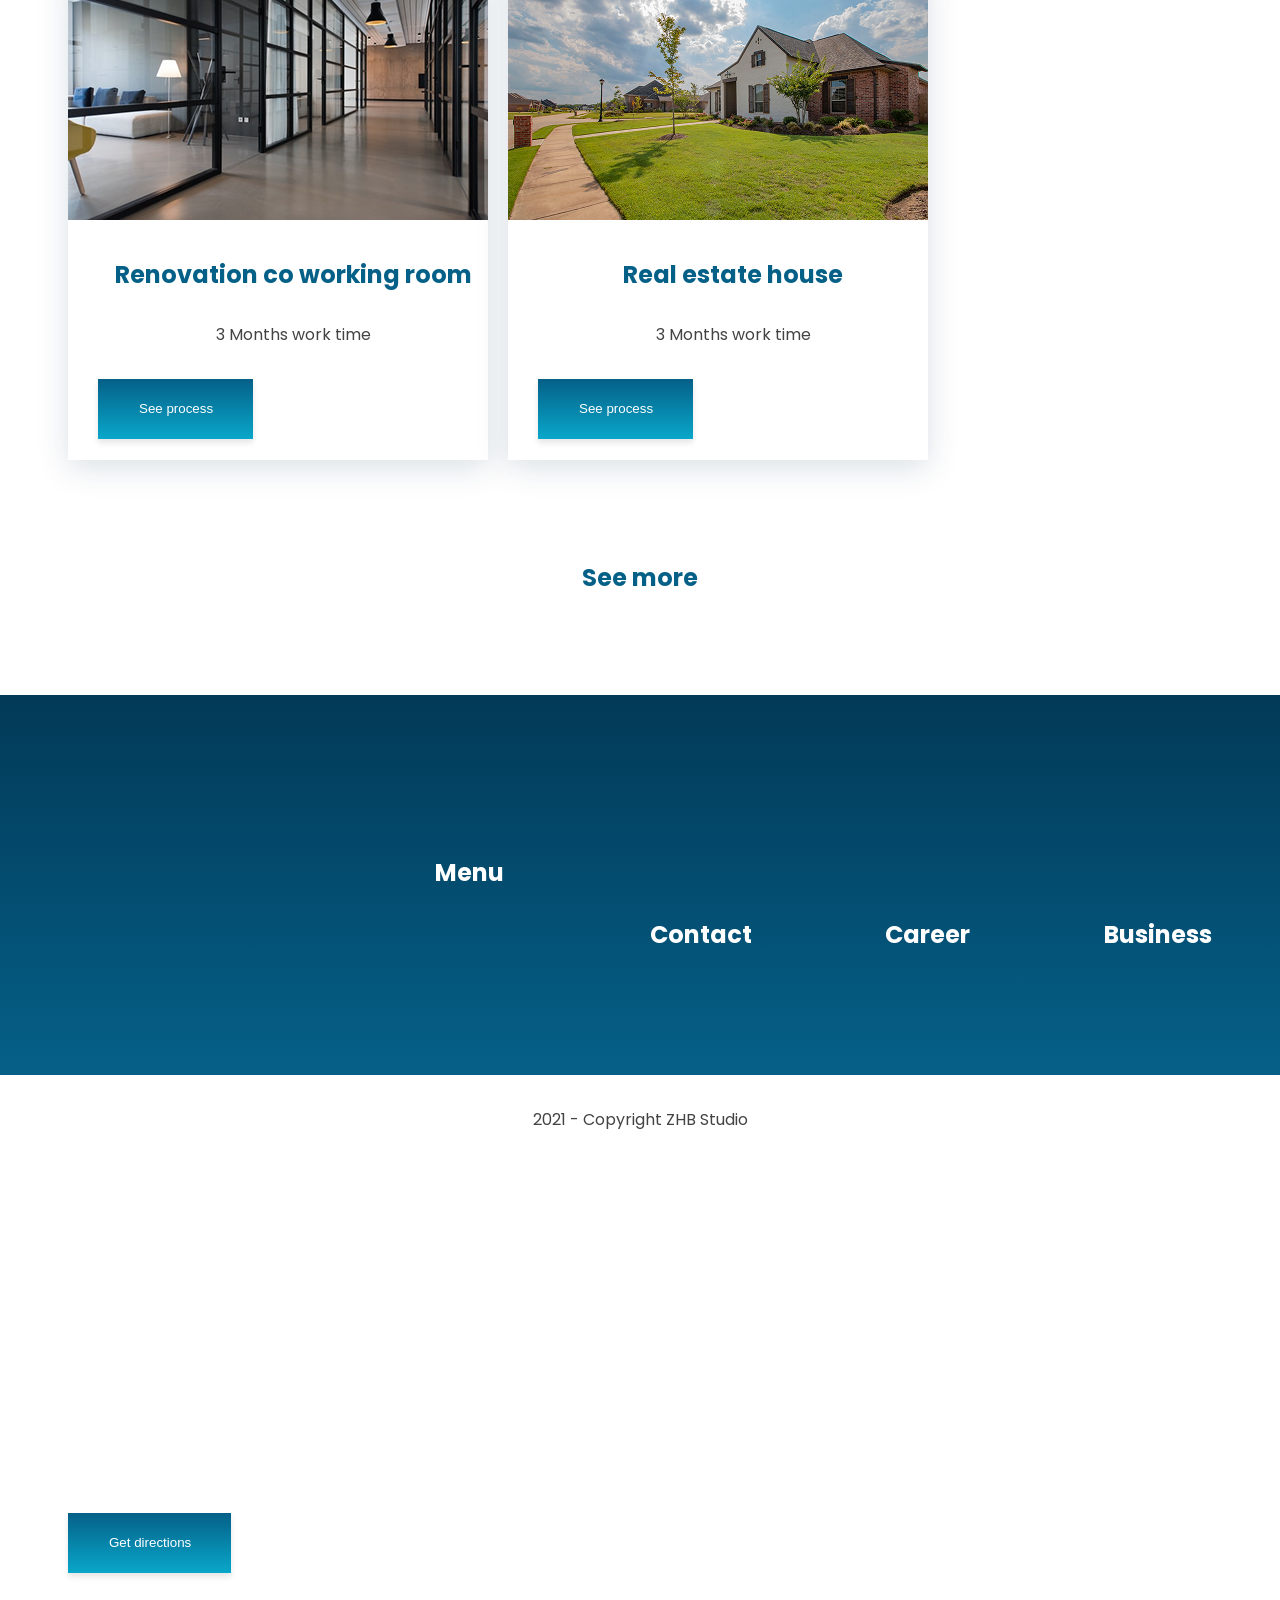
<file: Urbanouse/gallery/index.html>
<!DOCTYPE html>
<html lang="en">
<head>
    <meta charset="UTF-8">
    <meta name="viewport" content="width=device-width, initial-scale=1.0">
    <title>Gallery</title>
    <link rel="stylesheet" href="./fonts/fonts.css">
    <link rel="stylesheet" href="./css/style.css">
</head>
<body>
    <div class="header">
        <div class="container">
            <div class="logo__menu--wrap">
                <div class="logo">
                    <a href="#">
                    <h1>DB-</h1>
                    </a>
                </div>
                <div class="menu">
                    <nav>
                        <ul>
                            <li>
                                <a href="#">Home</a>
                            </li>
                            <li>
                                <a href="#">About</a>
                            </li>
                            <li>
                                <a href="#">Services</a>
                            </li>
                            <li>
                                <a href="#">Gallery</a>
                            </li>
                            <li>
                                <a href="#">Contact</a>
                            </li>
                            <li>
                                <a href="#">Story</a>
                            </li>
                            <li>
                                <a href="#">Careers</a>
                            </li>
                            <li>
                                <a href="#">News</a>
                            </li>
                        </ul>
                    </nav>
                </div>
            </div>
            <div class="header__title">
                Here some our best works
            </div>
        </div>
    </div>
    <div class="container">
        <div class="cards__wrap">
            <div class="card">
                <img src="./assets/images/img.png" alt="no found img">
                <p>Interior design</p>
                <p>3 Months work time</p>
                <button>See process</button>
            </div>
            <div class="card">
                <img src="./assets/images/img (1).png" alt="no found img">
                <p>Build modern house</p>
                <p>3 Months work time</p>
                <button>See process</button>
            </div>
            <div class="card">
                <img src="./assets/images/img (2).png" alt="no found img">
                <p>Build villa two floors</p>
                <p>3 Months work time</p>
                <button>See process</button>
            </div>
            <div class="card">
                <img src="./assets/images/img (3).png" alt="no found img">
                <p>Modern interior design</p>
                <p>3 Months work time</p>
                <button>See process</button>
            </div>
            <div class="card">
                <img src="./assets/images/img (4).png" alt="no found img">
                <p>Renovation co working room</p>
                <p>3 Months work time</p>
                <button>See process</button>
            </div>
            <div class="card">
                <img src="./assets/images/img (5).png" alt="no found img">
                <p>Real estate house</p>
                <p>3 Months work time</p>
                <button>See process</button>
            </div>
        </div>
        <p><a href="#">See more</a></p>

    </div>
    <footer>
        <div class="container">
            <div class="logo__wrap">
                <div class="logo" style="margin-bottom: 16px;">
                    <a href="#">
                    <h1>DB-</h1>
                    </a>
                </div>
                <p style="margin-bottom: 32px;">Lizenzo street number 12
                   <br> Jakarta, Indonesia</p>
                <button>Get directions</button>
            </div>
            <div class="menu__wrap">
                <p>
                    <a href="#">Menu</a>
                </p>
                <p>
                    <a href="#">Home</a>
                </p>
                <p>
                    <a href="#">About</a>
                </p>
                <p>
                    <a href="#">Gallery</a>
                </p>
                <p>
                    <a href="#">Service</a>
                </p>
            </div>
            <div class="contact__wrap">
                <p>Contact</p>
                <p>E-mail</p>
                <p>Mobile</p>
                <p>Whatsapp</p>
                <p>Fax</p>
            </div>
            <div class="career__wrap">
                <p>Career</p>
                <p>Job</p>
                <p>Part-time</p>
                <p>Internship</p>
                <p>Service</p>
            </div>
            <div class="business__wrap">
                <p>Business</p>
                <p>Affiliate</p>
                <p>Collaboration</p>
                <p>Investment</p>
                <p>People</p>
            </div>
        </div>
    </footer>
    <div class="container">
        <div class="finish">2021 - Copyright ZHB Studio</div>
    </div>
</body>
</html>
</file>
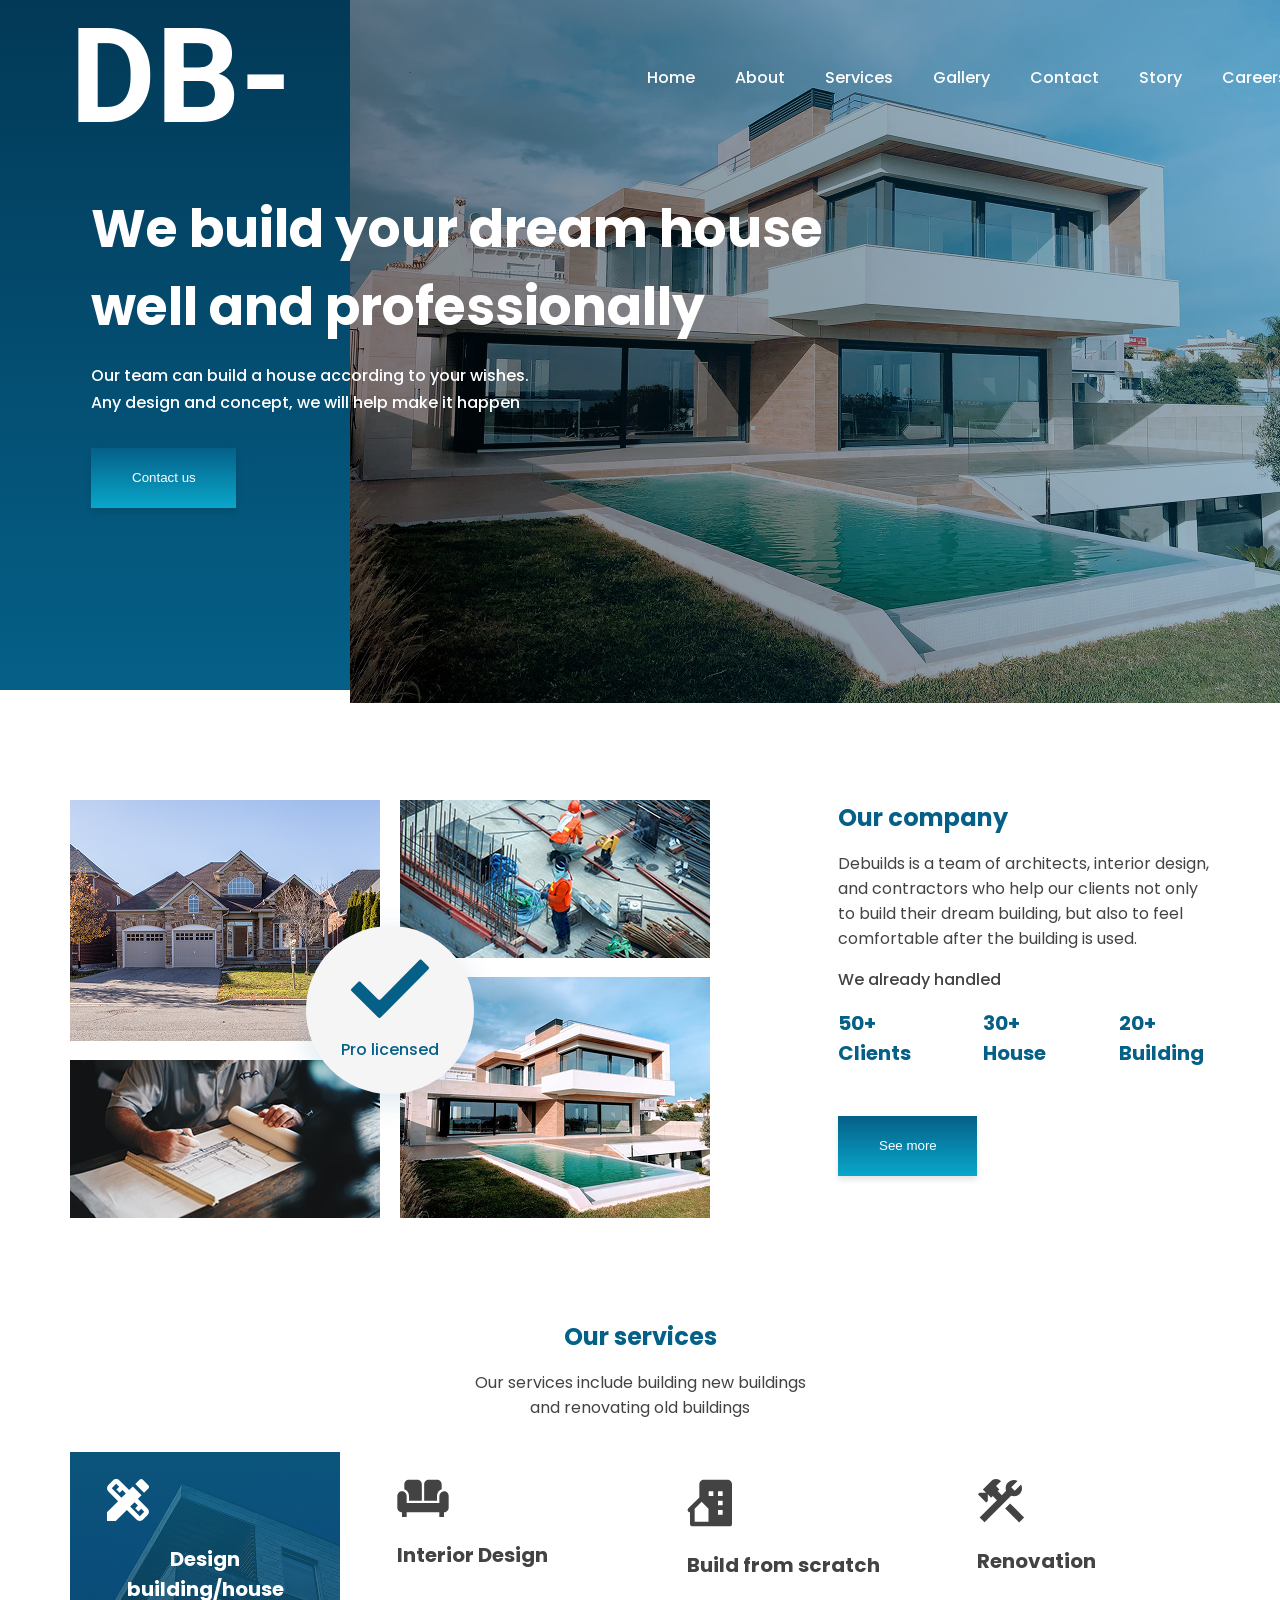
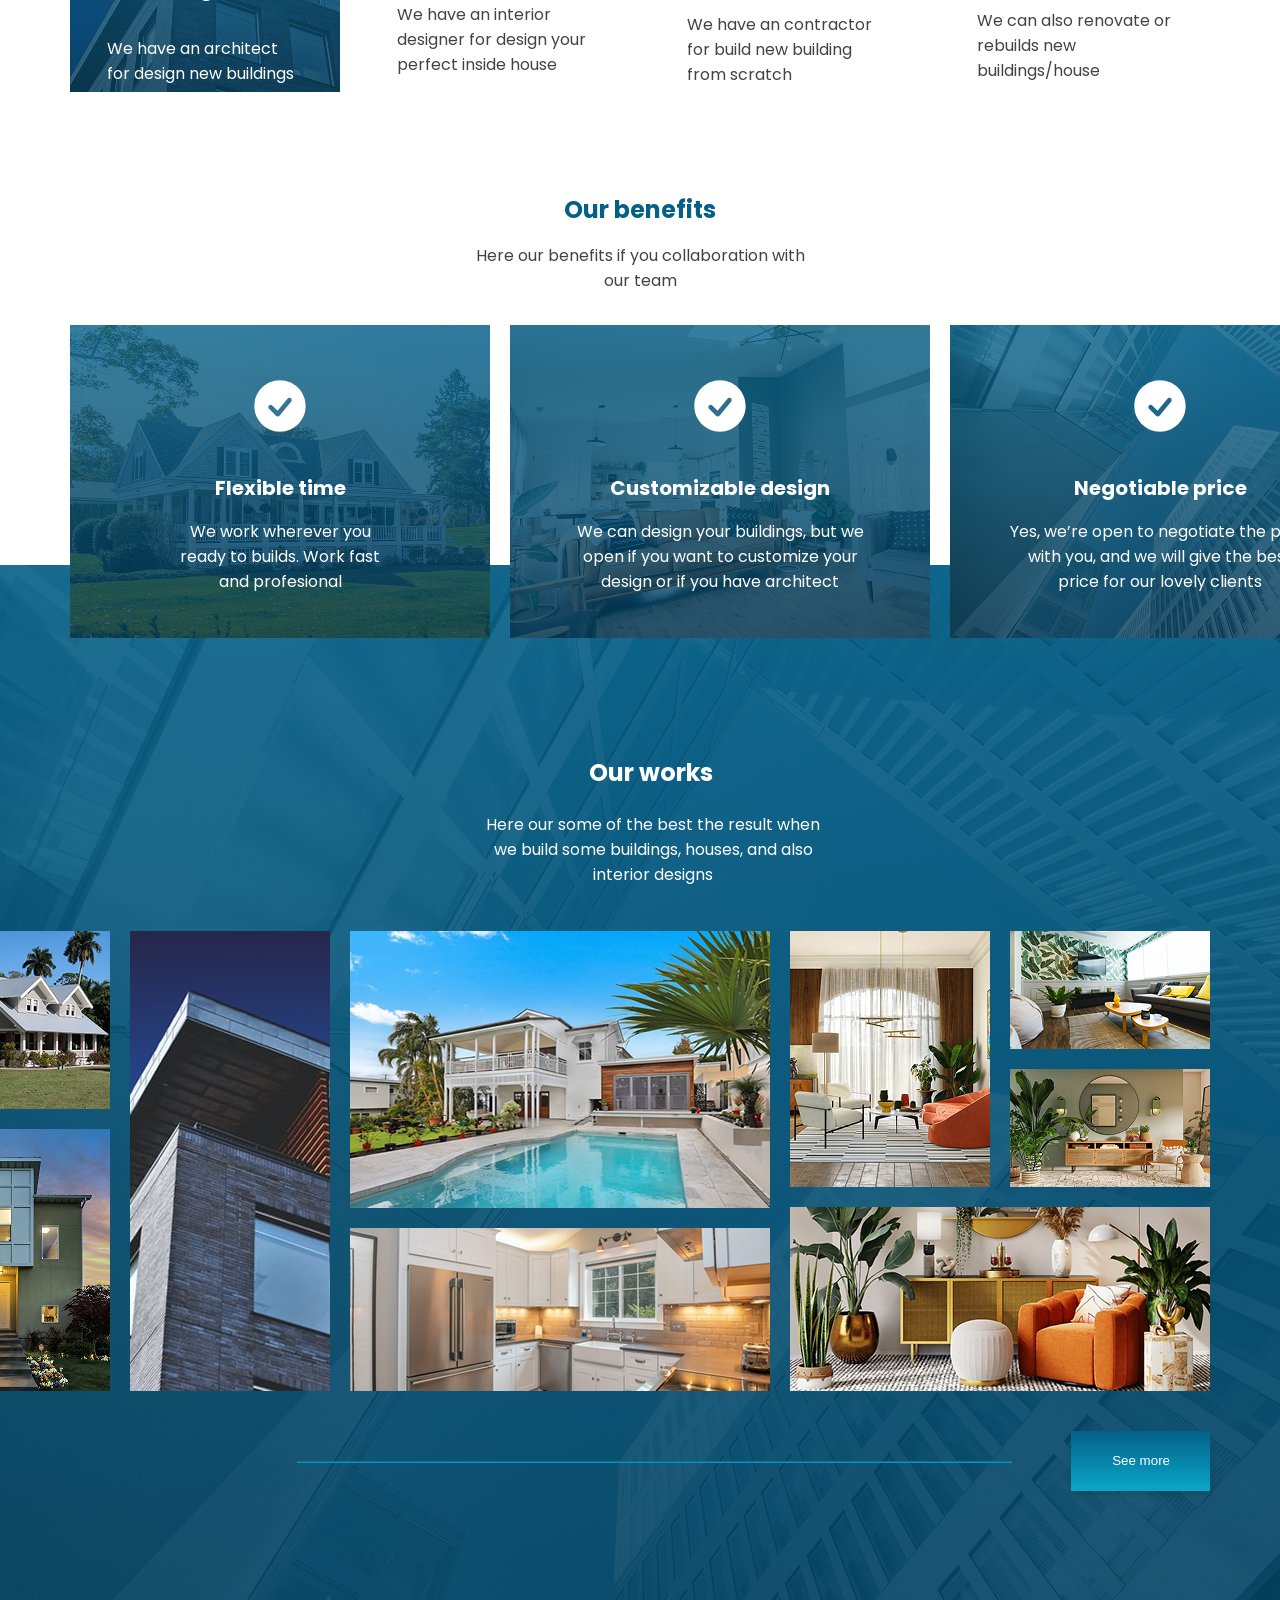
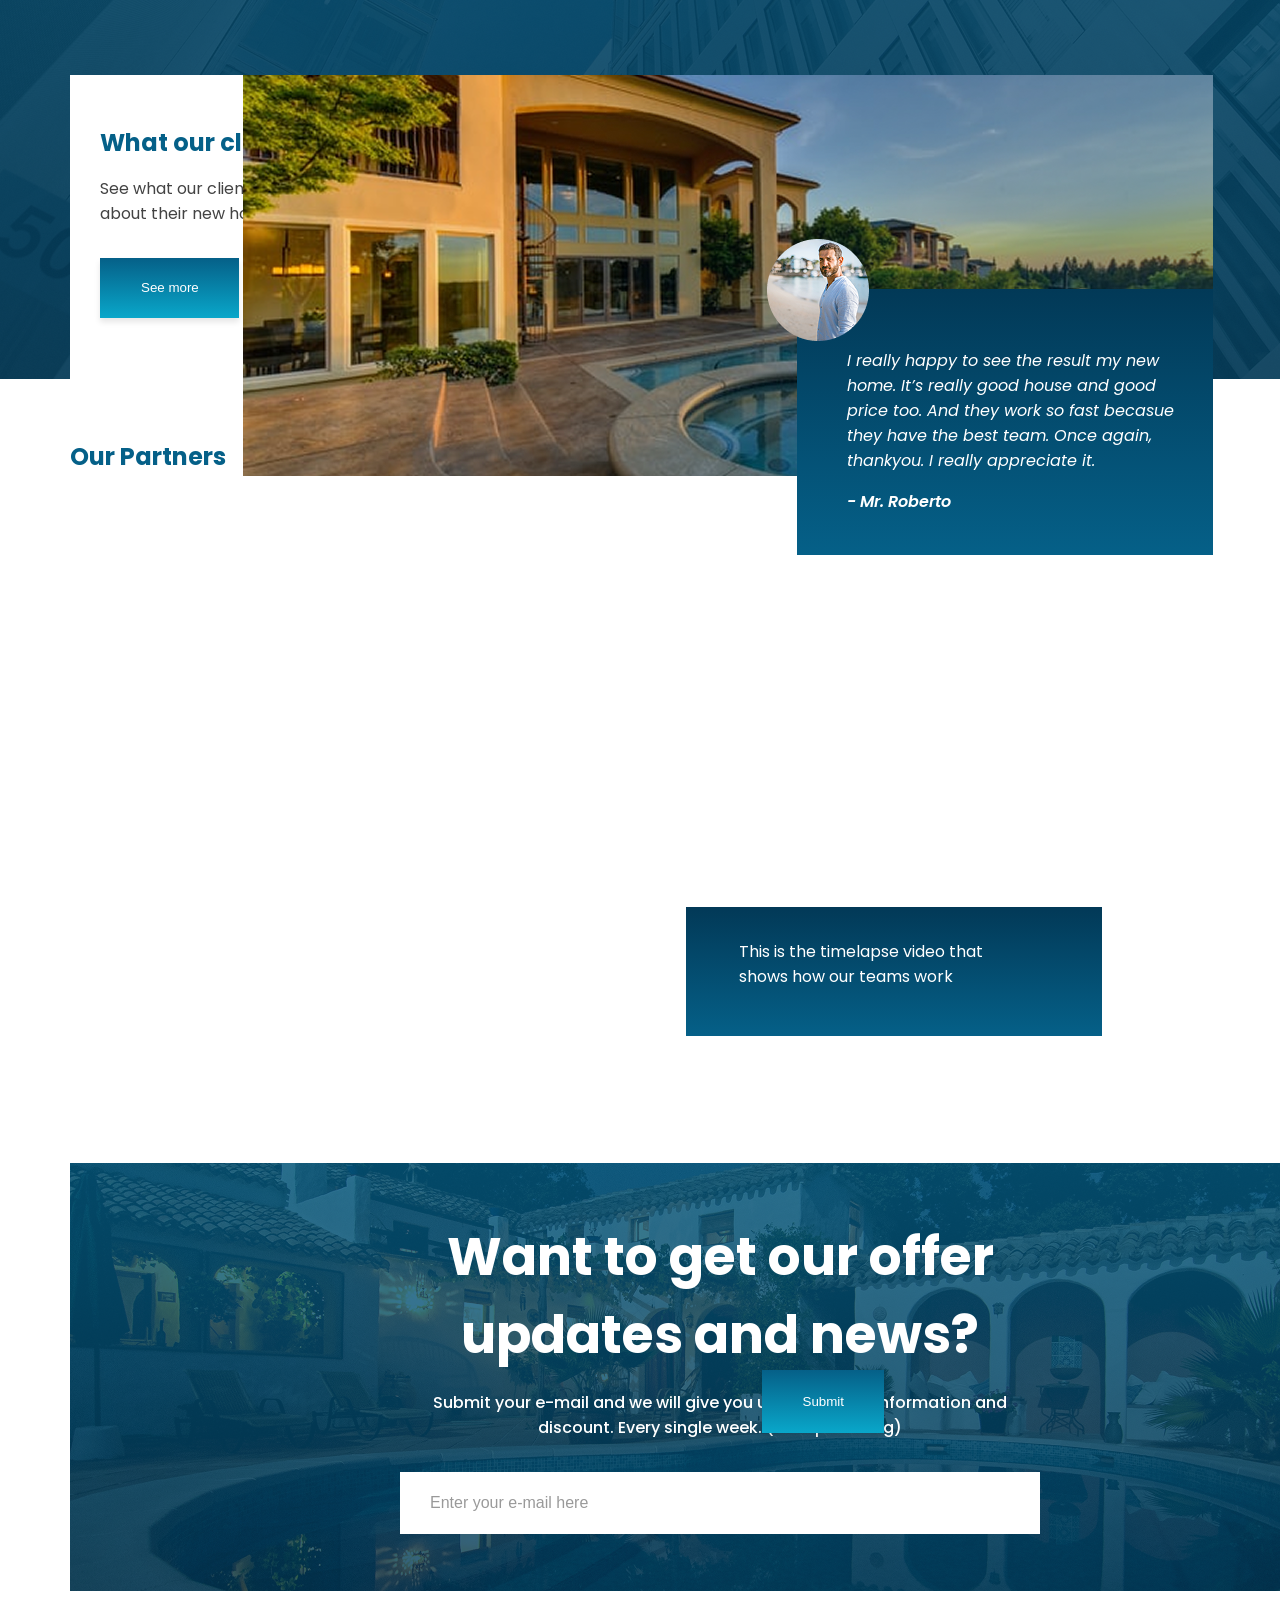
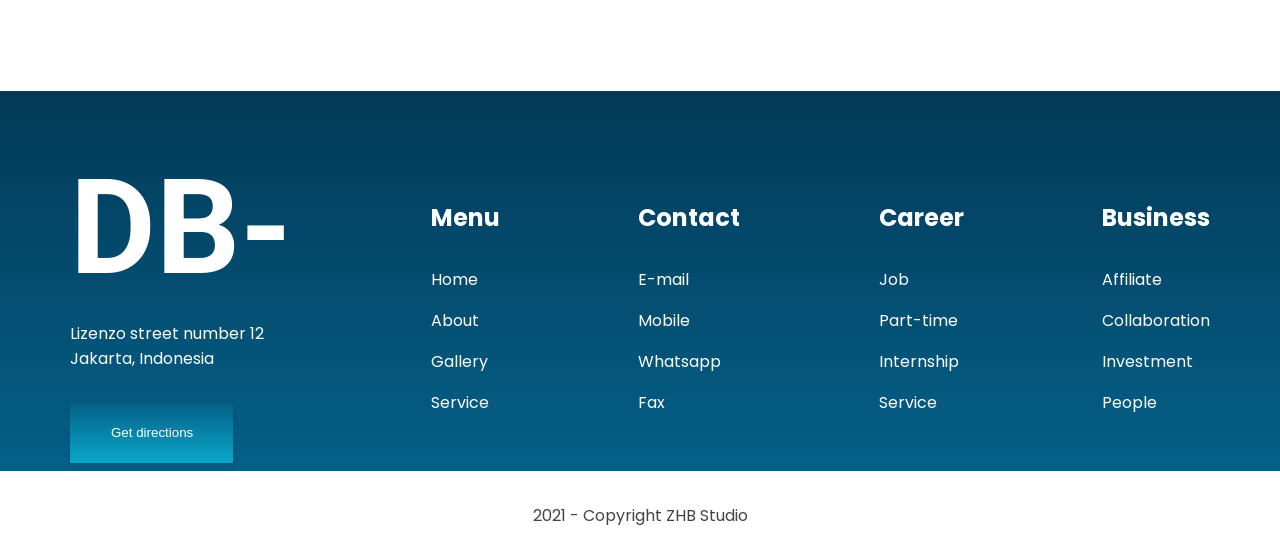
<file: Urbanouse/HOME/index.html>
<!DOCTYPE html>
<html lang="en">
<head>
    <meta charset="UTF-8">
    <meta name="viewport" content="width=device-width, initial-scale=1.0">
    <title>Urbanouse</title>
    <link rel="stylesheet" href="./fonts/fonts.css">
    <link rel="stylesheet" href="./css/style.css">
</head>
<body>
    <div class="wrapper">
        <div class="header">
            <div class="container">
                <img src="./assets/images/banner_img.png" alt="no found banner_img">
                <div class="logo__menu--wrap">
                    <div class="logo">
                        <a href="#">
                        <h1>DB-</h1>
                        </a>
                    </div>
                    <div class="menu">
                        <nav>
                            <ul>
                                <li>
                                    <a href="#">Home</a>
                                </li>
                                <li>
                                    <a href="../about/index.html">About</a>
                                </li>
                                <li>
                                    <a href="#">Services</a>
                                </li>
                                <li>
                                    <a href="#">Gallery</a>
                                </li>
                                <li>
                                    <a href="#">Contact</a>
                                </li>
                                <li>
                                    <a href="#">Story</a>
                                </li>
                                <li>
                                    <a href="#">Careers</a>
                                </li>
                                <li>
                                    <a href="#">News</a>
                                </li>
                            </ul>
                        </nav>
                    </div>
                </div>
                <div class="header__title">
                    <h1>We build your dream house <br>well and professionally</h1>
                    <p>Our team can build a house according to your wishes. <br>Any design and concept, we will help make it happen</p>
                    <button>Contact us</button>
                </div>
            </div>
        </div>
        <div class="container">
            <div class="company">
                <div class="images__wrap">
                    <div class="circle">
                        <img src="./assets/icons/ptichka.svg" alt="no found ptichka">
                        <p>Pro licensed</p>
                    </div>
                    <div class="house">
                        <img src="./assets/images/house.png" alt="no found house">
                    </div>
                    <div class="architect">
                        <img src="./assets/images/architector.png" alt="no found architector">
                    </div>
                    <div class="villa">
                        <img src="./assets/images/villa.png" alt="no found villa">
                    </div>
                    <div class="builders">
                        <img src="./assets/images/builders.png" alt="builders">
                    </div>
                </div>
                <div class="title">
                    <p>Our company</p>
                    <p>Debuilds is a team of architects, interior design, and contractors who help our clients not only to build their dream building, but also to feel comfortable after the building is used.</p>
                    <p>We already handled</p>
                    <div class="title__about">
                        <p>50+ Clients</p>
                        <p>30+ House</p>
                        <p>20+ Building</p>
                    </div>
                    <button>See more</button>
                </div>
            </div>
        </div>
        <div class="container">
            <div class="services">
                <p>Our services</p>
                <p>Our services include building new buildings <br> and renovating old buildings</p>
                <div class="services__desigin--wrap">
                    <div class="img1__wrap">
                        <img src="./assets/icons/pencil.svg" alt="no found pencil" style="margin-bottom: 16px;">
                        <p>Design building/house</p>
                        <p>We have an architect for design new buildings</p>
                    </div>
                    <div class="img2__wrap">
                        <img src="./assets/icons/sofa.svg" alt="no found sofa" style="margin-bottom: 16px;">
                        <p>Interior Design</p>
                        <p>We have an interior designer for design your perfect inside house</p>
                    </div>
                    <div class="img3__wrap">
                        <img src="./assets/icons/building.svg" alt="no found building" style="margin-bottom: 16px;">
                        <p>Build from scratch</p>
                        <p>We have an contractor for build new building from scratch</p>
                    </div>
                    <div class="img4__wrap">
                        <img src="./assets/icons/key.svg" alt="no found key" style="margin-bottom: 16px;">
                        <p>Renovation</p>
                        <p>We can also renovate or rebuilds new buildings/house</p>
                    </div>
                </div>
            </div>
        </div>
        <div class="container">
            <div class="benefits">
                <p>Our benefits</p>
                <p>Here our benefits if you collaboration with <br>our team</p>
                <div class="benefits__cards--wrap">
                    <div class="card1">
                        <div class="circle">
                            <img src="./assets/icons/circle.svg" alt="no found" style="margin-bottom: 34px;">
                        </div>
                        <p>Flexible time</p>
                        <p>We work wherever you ready to builds. Work fast and profesional</p>
                    </div>
                    <div class="card2">
                        <div class="circle">
                            <img src="./assets/icons/circle.svg" alt="no found" style="margin-bottom: 34px;">
                        </div>
                        <p>Customizable design</p>
                        <p>We can design your buildings, but we open if you want to customize your design or if you have architect</p>
                    </div>
                    <div class="card3">
                        <div class="circle">
                            <img src="./assets/icons/circle.svg" alt="no found" style="margin-bottom: 34px;">
                        </div>
                        <p>Negotiable price</p>
                        <p>Yes, we’re open to negotiate the price with you, and we will give the best price for our lovely clients</p>
                    </div>
                </div>
            </div>
        </div>
        <div class="works">
            <div class="container">
                <p>Our works</p>
                <p>Here our some of the best the result when <br> we build some buildings, houses, and also <br> interior designs</p>
                <div class="imgs__wrap">
                    <div class="img1">
                        <img src="./assets/images/img1.png" alt="no found img1">
                    </div>
                    <div class="img2">
                        <img src="./assets/images/img2.png" alt="no found img2">
                    </div>
                    <div class="img3">
                        <img src="./assets/images/img3.png" alt="no found img3">
                    </div>
                    <div class="img4">
                        <img src="./assets/images/img4.png" alt="no found img4">
                    </div>
                    <div class="img5">
                        <img src="./assets/images/img5.png" alt="no found img5">
                    </div>
                    <div class="img6">
                        <img src="./assets/images/img6.png" alt="no found img6">
                    </div>
                    <div class="img7">
                        <img src="./assets/images/img7.png" alt="no found img7">
                    </div>
                    <div class="img8">
                        <img src="./assets/images/img8.png" alt="no found img8">
                    </div>
                    <div class="img9">
                        <img src="./assets/images/img9.png" alt="no found img9">
                    </div>

                    <div class="line"></div>
                    <button class="button">See more</button>
                </div>
            </div>
        </div>
        <div class="container">
            <div class="ideas">
                <div class="box__picture--wrap">
                    <div class="box">
                        <p>What our clients say?</p>
                        <p>See what our clients say <br> about their new home</p>
                        <button>See more</button>
                    </div>
                    <img src="./assets/images/ides.png" alt="no found ides">
                    <div class="box1"></div>
                    <div class="idea">
                        <p>I really happy to see the result my new home. It’s really good house and good price too. And they work so fast becasue they have the best team. Once again, thankyou. I really appreciate it.</p>
                        <p>- Mr. Roberto</p>
                        <img src="./assets/images/person.png" alt="no found person">
                    </div>
                </div>         
            </div>
        </div>
        <div class="container">
            <div class="Partners">
                <p style="font-weight: 700;
                font-size: 24px;
                color: rgba(5, 96, 136, 1)">Our Partners</p>
                <a href="https://www.j-construct.com/">
                <p>J.construct</p>
                </a>
                <a href="https://www.archgroup.com/">
                <p>Arch</p>
                </a>
                <a href="https://www.whixco.com/lander">
                <p>Whix.com</p>
                </a>
                <a href="#">
                <p style="font-weight: 900;">DZIKRA</p>
                </a>
            </div>
        </div>
        <div class="container">
            <div class="video__part">
                <iframe width="1080" height="512" src="https://www.youtube.com/embed/1s5xyD_bJUc?si=WVCHRDyrlDr8Y9LZ" title="YouTube video player" frameborder="0" allow="accelerometer; autoplay; clipboard-write; encrypted-media; gyroscope; picture-in-picture; web-share" referrerpolicy="strict-origin-when-cross-origin" allowfullscreen></iframe>
                <div class="box">
                    <p>This is the timelapse video that <br>shows how our teams work</p>
                </div>
            </div>
        </div>
        <div class="container">
            <div class="registration">
                <p>Want to get our offer updates and news?</p>
                <p>Submit your e-mail and we will give you update about information and discount. Every single week. (not spamming)</p>
                <input type="email" class="email" placeholder="Enter your e-mail here">
                <button class="Submit">Submit</button>
            </div>
        </div>
        <footer>
            <div class="container">
                <div class="logo__wrap">
                    <div class="logo" style="margin-bottom: 16px;">
                        <a href="#">
                        <h1>DB-</h1>
                        </a>
                    </div>
                    <p style="margin-bottom: 32px;">Lizenzo street number 12
                       <br> Jakarta, Indonesia</p>
                    <button>Get directions</button>
                </div>
                <div class="menu__wrap">
                    <p>Menu</p>
                    <p>Home</p>
                    <p>About</p>
                    <p>Gallery</p>
                    <p>Service</p>
                </div>
                <div class="contact__wrap">
                    <p>Contact</p>
                    <p>E-mail</p>
                    <p>Mobile</p>
                    <p>Whatsapp</p>
                    <p>Fax</p>
                </div>
                <div class="career__wrap">
                    <p>Career</p>
                    <p>Job</p>
                    <p>Part-time</p>
                    <p>Internship</p>
                    <p>Service</p>
                </div>
                <div class="business__wrap">
                    <p>Business</p>
                    <p>Affiliate</p>
                    <p>Collaboration</p>
                    <p>Investment</p>
                    <p>People</p>
                </div>
            </div>
        </footer>
        <div class="container">
            <div class="finish">2021 - Copyright ZHB Studio</div>
        </div>
    </div>
</body>
</html>
</file>
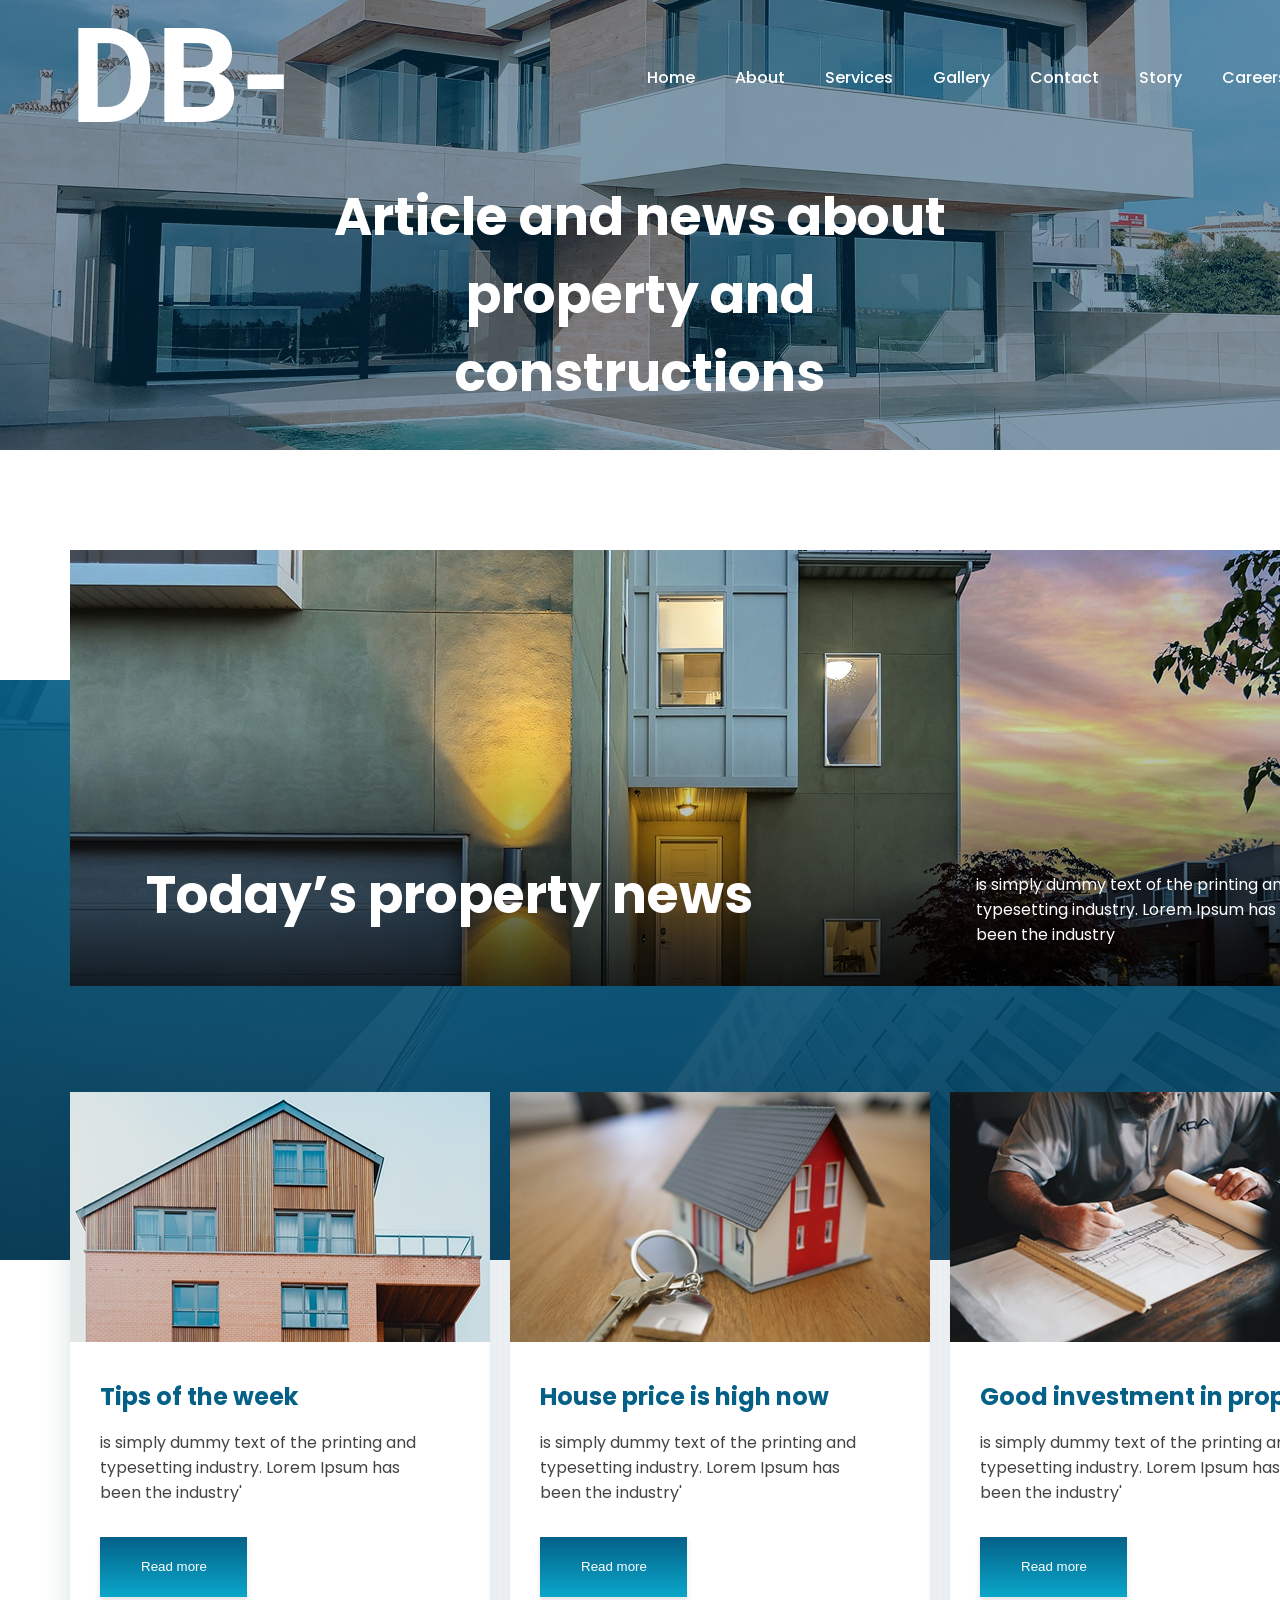
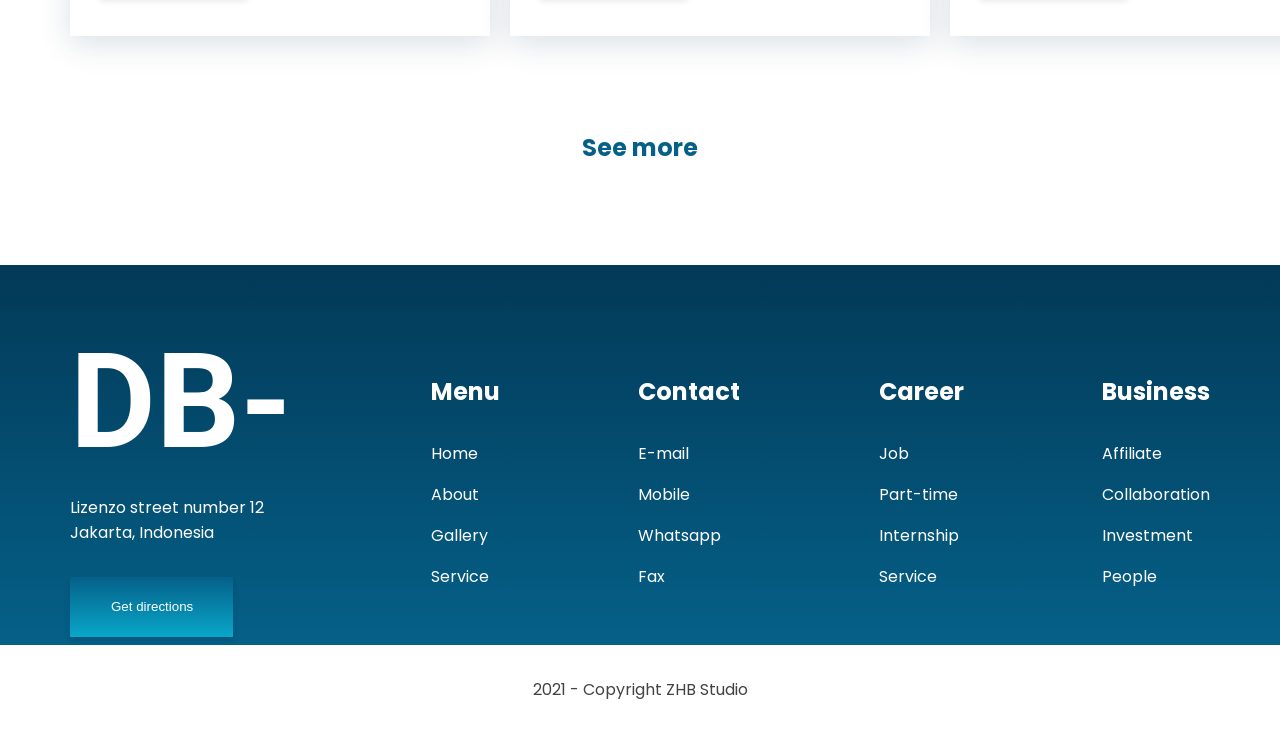
<file: Urbanouse/news/index.html>
<!DOCTYPE html>
<html lang="en">
<head>
    <meta charset="UTF-8">
    <meta name="viewport" content="width=device-width, initial-scale=1.0">
    <title>News</title>
    <link rel="stylesheet" href="./fonts/fonts.css">
    <link rel="stylesheet" href="./css/style.css">
</head>
<body>
    <div class="header">
        <div class="container">
            <div class="logo__menu--wrap">
                <div class="logo">
                    <a href="#">
                    <h1>DB-</h1>
                    </a>
                </div>
                <div class="menu">
                    <nav>
                        <ul>
                            <li>
                                <a href="#">Home</a>
                            </li>
                            <li>
                                <a href="#">About</a>
                            </li>
                            <li>
                                <a href="#">Services</a>
                            </li>
                            <li>
                                <a href="#">Gallery</a>
                            </li>
                            <li>
                                <a href="#">Contact</a>
                            </li>
                            <li>
                                <a href="#">Story</a>
                            </li>
                            <li>
                                <a href="#">Careers</a>
                            </li>
                            <li>
                                <a href="#">News</a>
                            </li>
                        </ul>
                    </nav>
                </div>
            </div>
            <div class="header__title">
            
                Article and news about <br>property and constructions
            </div>
        </div>
    </div>
    <main>
        <div class="container">
            <div class="img__wrap">
                <p>Today’s property news</p>
                <p>is simply dummy text of the printing and <br> typesetting industry. Lorem Ipsum has <br> been the industry</p>
            </div>
            <div class="cards__wrap">
                <div class="card">
                    <img src="./assets/images/img.png" alt="no found img">
                    <p>Tips of the week</p>
                    <p>is simply dummy text of the printing and typesetting industry. Lorem Ipsum has been the industry'</p>
                    <button>Read more</button>
                </div>
                <div class="card">
                    <img src="./assets/images/img (1).png" alt="no found img">
                    <p>House price is high now</p>
                    <p>is simply dummy text of the printing and typesetting industry. Lorem Ipsum has been the industry'</p>
                    <button>Read more</button>
                </div>
                <div class="card">
                    <img src="./assets/images/img (2).png" alt="no found img">
                    <p>Good investment in property</p>
                    <p>is simply dummy text of the printing and typesetting industry. Lorem Ipsum has been the industry'</p>
                    <button>Read more</button>
                </div>
            </div>
        </div>
    </main>
    <div class="container">
        <div class="main__text">
            <p>See more</p>
        </div>
    </div>
    <footer>
        <div class="container">
            <div class="logo__wrap">
                <div class="logo" style="margin-bottom: 16px;">
                    <a href="#">
                    <h1>DB-</h1>
                    </a>
                </div>
                <p style="margin-bottom: 32px;">Lizenzo street number 12
                   <br> Jakarta, Indonesia</p>
                <button>Get directions</button>
            </div>
            <div class="menu__wrap">
                <p>Menu</p>
                <p>Home</p>
                <p>About</p>
                <p>Gallery</p>
                <p>Service</p>
            </div>
            <div class="contact__wrap">
                <p>Contact</p>
                <p>E-mail</p>
                <p>Mobile</p>
                <p>Whatsapp</p>
                <p>Fax</p>
            </div>
            <div class="career__wrap">
                <p>Career</p>
                <p>Job</p>
                <p>Part-time</p>
                <p>Internship</p>
                <p>Service</p>
            </div>
            <div class="business__wrap">
                <p>Business</p>
                <p>Affiliate</p>
                <p>Collaboration</p>
                <p>Investment</p>
                <p>People</p>
            </div>
        </div>
    </footer>
    <div class="container">
        <div class="finish">2021 - Copyright ZHB Studio</div>
    </div>
</body>
</html>
</file>
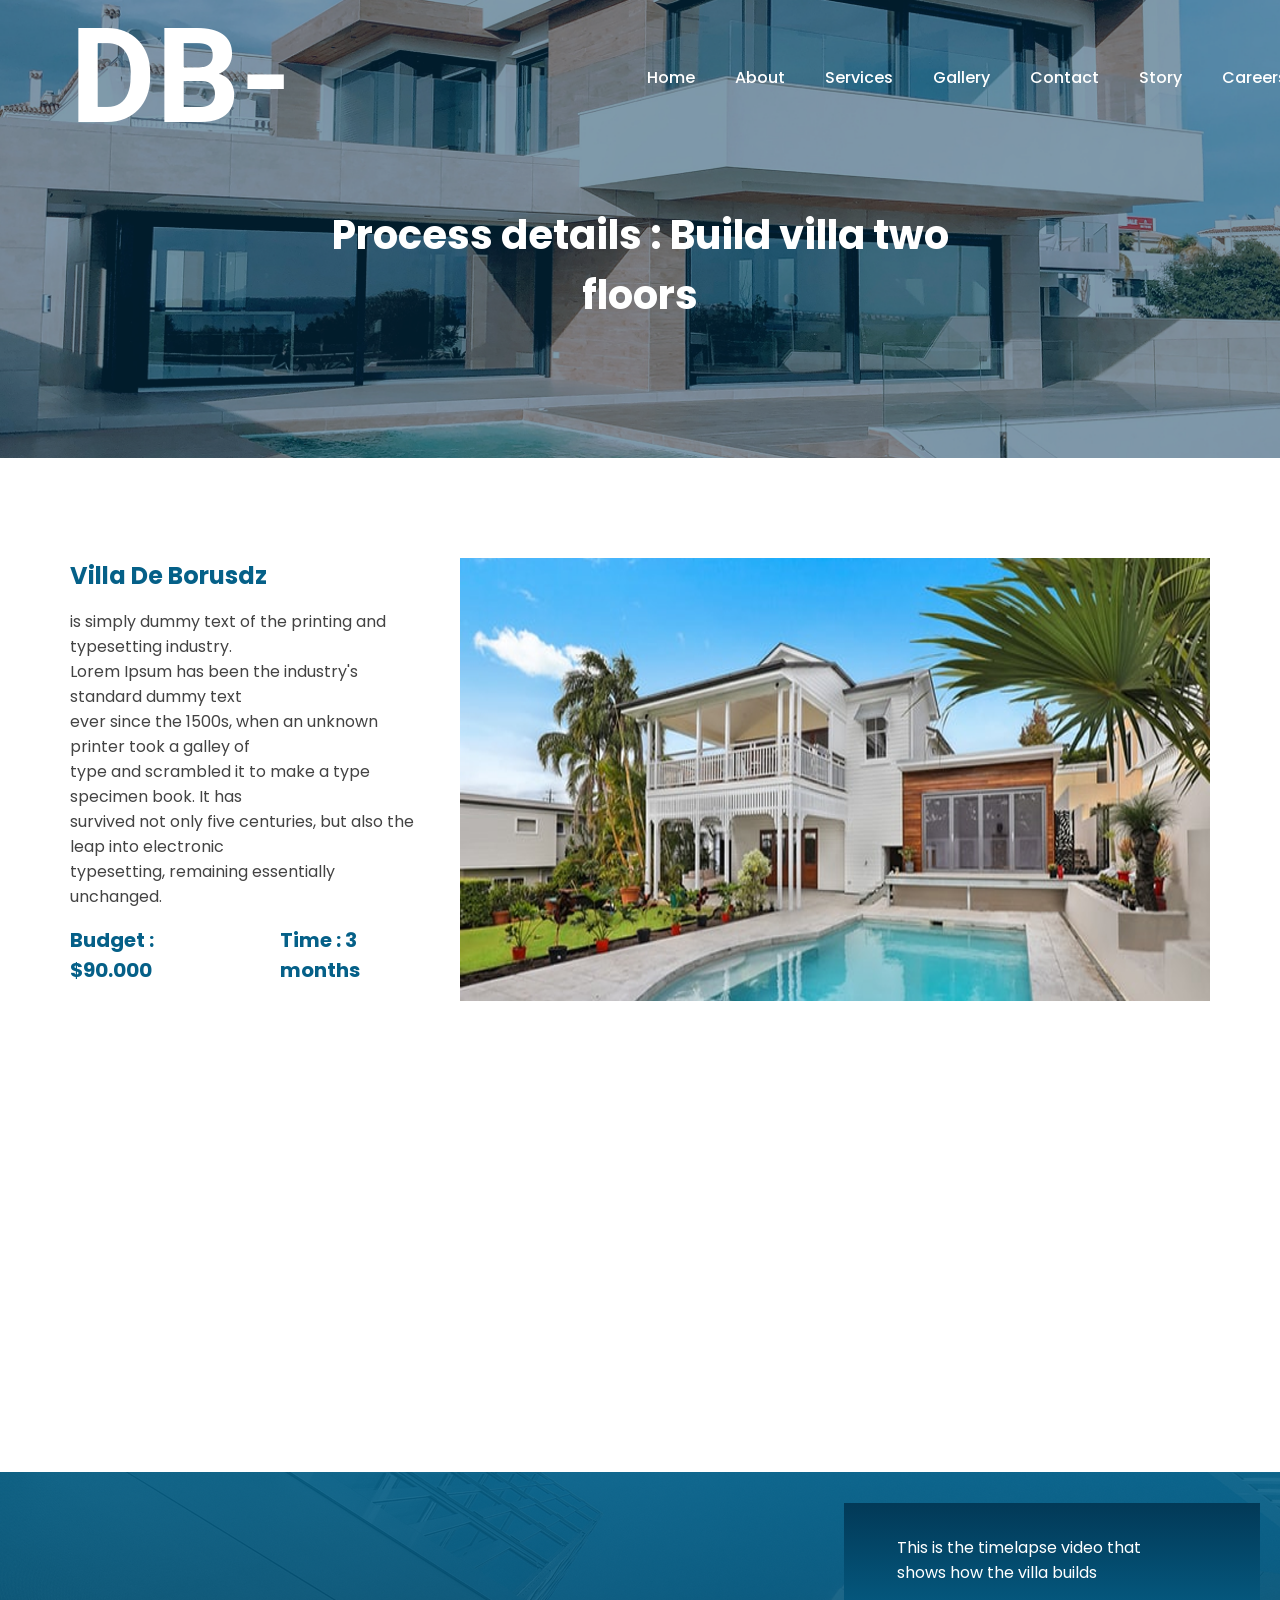
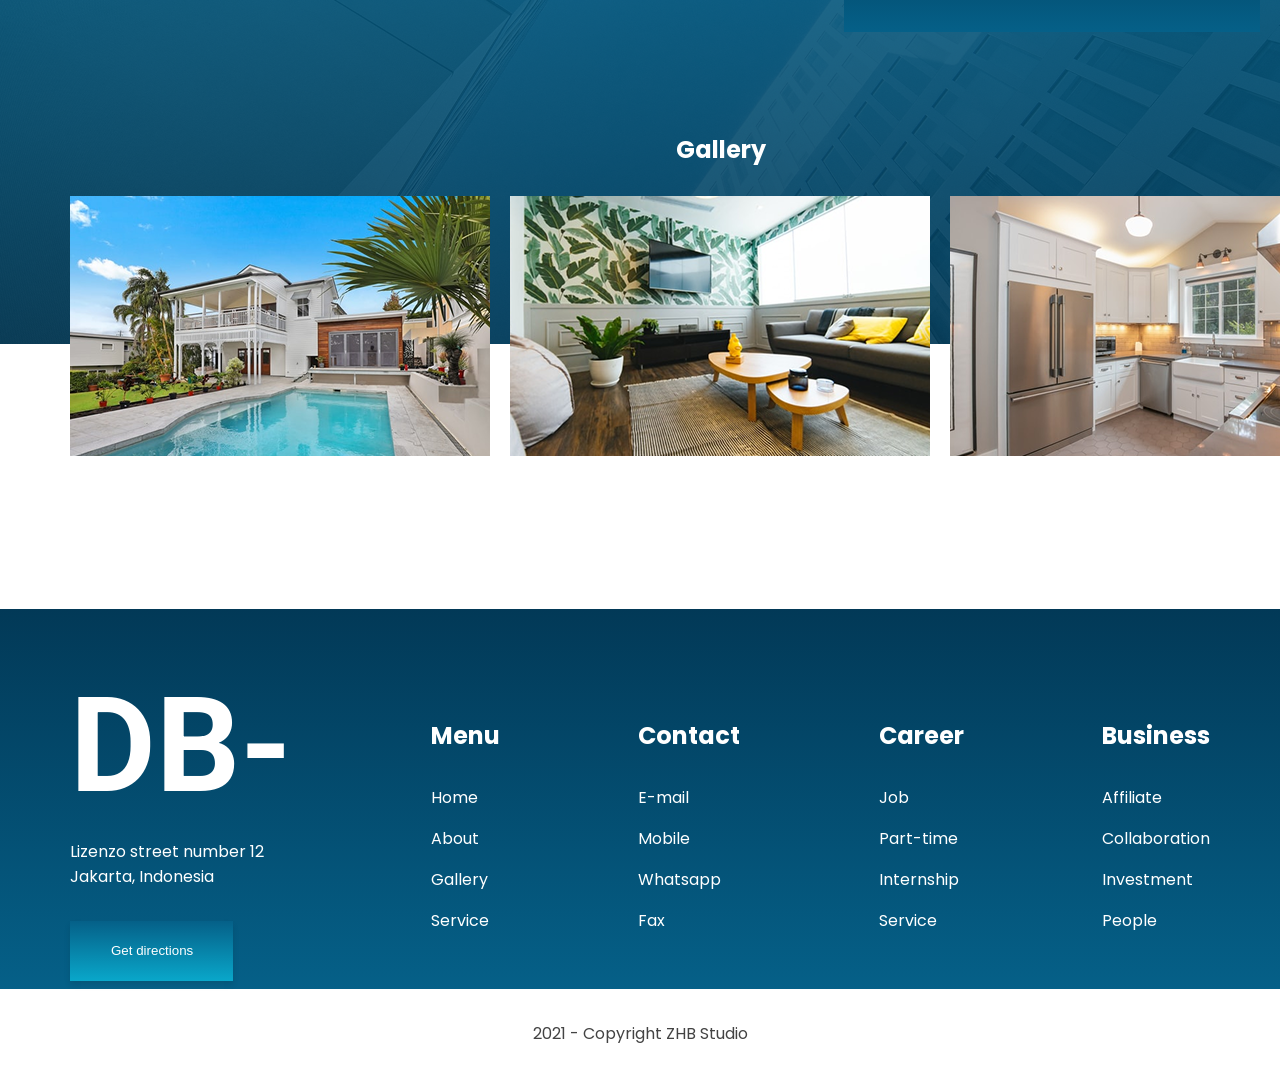
<file: Urbanouse/Process Details/index.html>
<!DOCTYPE html>
<html lang="en">
<head>
    <meta charset="UTF-8">
    <meta name="viewport" content="width=device-width, initial-scale=1.0">
    <title>Process Details</title>
    <link rel="stylesheet" href="./fonts/fonts.css">
    <link rel="stylesheet" href="./css/style.css">
</head>
<body>
    <div class="wrapper">
        <div class="header">
            <div class="container">
                <div class="logo__menu--wrap">
                    <div class="logo">
                        <a href="#">
                        <h1>DB-</h1>
                        </a>
                    </div>
                    <div class="menu">
                        <nav>
                            <ul>
                                <li>
                                    <a href="../HOME/index.html">Home</a>
                                </li>
                                <li>
                                    <a href="#">About</a>
                                </li>
                                <li>
                                    <a href="#">Services</a>
                                </li>
                                <li>
                                    <a href="#">Gallery</a>
                                </li>
                                <li>
                                    <a href="#">Contact</a>
                                </li>
                                <li>
                                    <a href="#">Story</a>
                                </li>
                                <li>
                                    <a href="#">Careers</a>
                                </li>
                                <li>
                                    <a href="#">News</a>
                                </li>
                            </ul>
                        </nav>
                    </div>
                </div>
                <div class="header__title">
                    Process details : Build villa two floors
                </div>
            </div>
        </div>
        <div class="container">
            <div class="main1">
                <div class="main1__title">
                    <p>Villa De Borusdz</p>
                    <p>is simply dummy text of the printing and typesetting industry. <br> Lorem Ipsum has been the industry's standard dummy text <br> ever since the 1500s, when an unknown printer took a galley of <br> type and scrambled it to make a type specimen book. It has <br>survived not only five centuries, but also the leap into electronic <br> typesetting, remaining essentially unchanged.</p>
                    <div class="text__wrap">
                        <p>Budget : $90.000</p>
                        <p>Time : 3 months</p>
                    </div>
                </div>
                <img src="./assets/images/main1.png" alt="no found img">
            </div>
        </div>
        <div class="main2">
            <div class="container">
                <div class="main2__video--wrap">
                    <iframe width="1080" height="512" src="https://www.youtube.com/embed/1soKDQus0j4" title="From Ground to Sky: 400H Tower&#39;s 20-Story Evolution Time-lapse in 4K" frameborder="0" allow="accelerometer; autoplay; clipboard-write; encrypted-media; gyroscope; picture-in-picture; web-share" referrerpolicy="strict-origin-when-cross-origin" allowfullscreen></iframe>
                    <div class="box">This is the timelapse video that shows how the villa builds</div>
                </div>
                <div class="main2__part2">
                    <p>Gallery</p>
                    <div class="imgs__wrap">
                        <img src="./assets/images/img.png" alt="no found img">
                        <img src="./assets/images/img (1).png" alt="no found img">
                        <img src="./assets/images/img (2).png" alt="no found img">
                    </div>
                </div>
            </div>
        </div>
        <footer>
            <div class="container">
                <div class="logo__wrap">
                    <div class="logo" style="margin-bottom: 16px;">
                        <a href="#">
                        <h1>DB-</h1>
                        </a>
                    </div>
                    <p style="margin-bottom: 32px;">Lizenzo street number 12
                       <br> Jakarta, Indonesia</p>
                    <button>Get directions</button>
                </div>
                <div class="menu__wrap">
                    <p>Menu</p>
                    <p>Home</p>
                    <p>About</p>
                    <p>Gallery</p>
                    <p>Service</p>
                </div>
                <div class="contact__wrap">
                    <p>Contact</p>
                    <p>E-mail</p>
                    <p>Mobile</p>
                    <p>Whatsapp</p>
                    <p>Fax</p>
                </div>
                <div class="career__wrap">
                    <p>Career</p>
                    <p>Job</p>
                    <p>Part-time</p>
                    <p>Internship</p>
                    <p>Service</p>
                </div>
                <div class="business__wrap">
                    <p>Business</p>
                    <p>Affiliate</p>
                    <p>Collaboration</p>
                    <p>Investment</p>
                    <p>People</p>
                </div>
            </div>
        </footer>
        <div class="container">
            <div class="finish">2021 - Copyright ZHB Studio</div>
        </div>
    </div>
</body>
</html>
</file>
<file: Project 1/CSS/style.css>
*{
    margin: 0;
    padding: 0;
    box-sizing: border-box;
}

html {
    font-size: 16px;
}

body{
    color: #3D3D3F;
    font-family: sans-serif;
    background-color: #efeffb;
}

button{
    border: none !important;
}

.container{
    max-width: 1440px;
    width: 100%;
    padding: 0px 135px;
    margin: 0 auto;
}

header{
    height: 48px;
    margin-top: 55px;
    display: flex;
    align-items: center;
    justify-content: space-between;
}

.logo{
    display: flex;
    align-items: center;
    justify-content: center;
    gap: 7px;
}

.log h1{
    font-size: 26px;
    font-weight: 500;
}

header nav ul{
    display: flex;
    align-items: center;
    justify-content: center;
    list-style-type: none;
    gap: 60px;
}

header nav ul li a{
    text-decoration: none;
    font-size: 14px;
    font-weight: 400;
    color: #3D3D3F;
}

header nav ul li :first-child a{
    text-decoration: none;
    font-size: 14px;
    font-weight: 400;
    color: #F35F2FBF;
}

header button{
    width: 118px;
    height: 42px;
    border-radius: 5px;
    background-color: #F35F2FBF;
    color: white;
    padding: 12px 24px;
}

.banner_text{
    display: flex;
    justify-content: space-between;
    margin: 136px 0 120px 0;
}

.banner_title{
    display: flex;
    flex-direction: column;
    gap: 40px;
}

.consultation{
    width: 219px;
    height: 53px;
    border-radius: 5px;
    background-color: #F35F2FBF;
    color: #ffffff;
}

.web_service{
    display: flex;
    flex-direction: column;
    gap: 55px;
    margin: 0 0 60px 0;
}

.web_service_clients{
    max-width: 1170px;
    width: 100%;
    height: 314px;
    border: 2px solid #EBEBEBCC;
    border-radius: 17px;
    padding: 54px 70px;
    display: flex;
    align-items: center;
    justify-content: space-between;
}

.line1{
    height: 242px;
    border: 2px solid #EBEBEBCC;
}

.line2{
    height: 242px;
    border: 2px solid #EBEBEBCC;
}

.web_service_clients1{
    display: flex;
    flex-direction: column;
    align-items: center;
    justify-content: center;
    gap: 13px;
}

.web_service_clients2{
    display: flex;
    flex-direction: column;
    align-items: center;
    justify-content: center;
    gap: 13px;
}

.web_service_clients3{
    display: flex;
    flex-direction: column;
    align-items: center;
    justify-content: center;
    gap: 13px;
}

.web_service_wrapper{
    display: flex;
    flex-direction: column;
    gap: 85px;
}

.web_service_cards_wrapper{
    display: flex;
    align-items: center;
    justify-content: space-between;
    width: 1170px;
    height: 375px;
}

.card{
    max-width: 356px;
    width: 100%;
    height: 302px;
    border-radius: 23px;
    padding: 40px;
    display: flex;
    flex-direction: column;
    align-items: center;
    justify-content: center;
    gap: 10px;
    text-align: center;
    background-color: #ffffff;
    position: relative;
}

.arrow{
    width: 42px;
    height: 42px;
    border-radius: 50%;
    background-color: #F1F1F5;
    display: flex;
    align-items: center;
    justify-content: center;
    margin-top: 57px;
}

.arrow2{
    width: 42px;
    height: 42px;
    border-radius: 50%;
    background-color: #F35F2FBF;
    display: flex;
    align-items: center;
    justify-content: center;
    margin-top: 57px;
}

.cardcircle1{
    width: 102px;
    height: 102px;
    background-color: #ffffff;
    border-radius: 50%;
    display: flex;
    align-items: center;
    justify-content: center;
    position: absolute;
    top: -60px;
}

.cardcircle2{
    width: 102px;
    height: 102px;
    background-color: #F35F2FBF;
    border-radius: 50%;
    display: flex;
    align-items: center;
    justify-content: center;
    position: absolute;
    top: -60px;
}

.cardcircle3{
    width: 102px;
    height: 102px;
    background-color: #ffffff;
    border-radius: 50%;
    display: flex;
    align-items: center;
    justify-content: center;
    position: absolute;
    top: -60px;
}

.advertisment_wrapper{
    width: 1232px;
    height: 984px;
    display: flex;
    flex-direction: column;
    gap: 55px;
}

.advertisment_cards_wrapper{
    display: flex;
    align-items: center;
    justify-content: center;
    flex-wrap: wrap;
    gap: 28px;
}

.advertisment_card1{
    width: 392px;
    height: 367px;
    background-color:  #ffffff;
    border-radius: 11px;
    gap: 20px;  
    display: flex;
    flex-direction: column;
    align-items: center;
    text-align: center;
}

.advertisment_card2{
    width: 392px;
    height: 367px;
    background-color:  #ffffff;
    border-radius: 11px;
    display: flex;
    flex-direction: column;
    gap: 20px;
    align-items: center;
    text-align: center;
}

.advertisment_card3{
    width: 392px;
    height: 367px;
    background-color:  #ffffff;
    border-radius: 11px;
    display: flex;
    flex-direction: column;
    gap: 20px;
    align-items: center;
    text-align: center;
}

.advertisment_card4{
    width: 392px;
    height: 367px;
    background-color:  #ffffff;
    border-radius: 11px;
    display: flex;
    flex-direction: column;
    gap: 20px;
    align-items: center;
    text-align: center;
}

.advertisment_card5{
    width: 392px;
    height: 367px;
    background-color:  #ffffff;
    border-radius: 11px;
    display: flex;
    flex-direction: column;
    gap: 20px;
    align-items: center;
    text-align: center;
}

.advertisment_card6{
    width: 392px;
    height: 367px;
    background-color:  #ffffff;
    border-radius: 11px;
    display: flex;
    flex-direction: column;
    gap: 20px;
    align-items: center;
    text-align: center;
}

.ProjectsB{
    width: 242px;
    height: 53px;
    border: 1px solid white;
    background-color: #F35F2FBF;
    color: #ffffff;
    border-radius: 5px;
    margin: 0px 500px 0px 500px;
}

.team_wrapper{
    width: 1176px;
    height: 497px;
    display: flex;
    flex-direction: column;
    gap: 45px;
}

.team{
    width: 1176px;
    height: 400px;
    display: flex;
    align-items: center;
    justify-content: space-between;
}

.team_card1{
    width: 267px;
    height: 400px;
    border-radius: 10px;
    border: 1px solid white;
    background-color: #ffffff;
    display: flex;
    flex-direction: column;
    align-items: center;
    text-align: center;
}

.team_card2{
    width: 267px;
    height: 400px;
    border-radius: 10px;
    border: 1px solid white;
    background-color: #ffffff;
    display: flex;
    flex-direction: column;
    align-items: center;
    justify-content: center;
    text-align: center;
}

.team_card3{
    width: 267px;
    height: 400px;
    border-radius: 10px;
    border: 1px solid white;
    background-color: #ffffff;
    display: flex;
    flex-direction: column;
    align-items: center;
    justify-content: center;
    text-align: center;
}

.team_card4{
    width: 267px;
    height: 400px;
    border-radius: 10px;
    border: 1px solid white;
    background-color: #ffffff;
    display: flex;
    flex-direction: column;
    align-items: center;
    justify-content: center;
    text-align: center;
}

.social_icons{
    display: flex;
    align-items: center;
    justify-content: center;
    gap: 12px;
}

.facebook{
    width: 31px;
    height: 31px;
    background-color: #4D77CE;
    border-radius: 50%;
    display: flex;
    align-items: center;
    justify-content: center;
}

.twitter{
    width: 31px;
    height: 31px;
    background-color: #1DA0F1;
    border-radius: 50%;
    display: flex;
    align-items: center;
    justify-content: center;
}

.in{
    width: 31px;
    height: 31px;
    background-color: #0077B5;
    border-radius: 50%;
    display: flex;
    align-items: center;
    justify-content: center;
}

.letters{
    margin-top: -80px;
    display: flex;
    flex-direction: column;
    gap: 13px;
}

.position_wrapper{
    width: 743px;
    height: 778px;
    margin: 120px 186px 110px 247px;
    display: flex;
    flex-direction: column;
    gap: 34px;
}

.position{
    width: 743px;
    height: 547px;
    position: relative;
    display: flex;
    align-items: center;
    justify-content: center;
}

.centre{
    position: absolute;
}

.top{
    position: absolute;
    top: -110px;
}

.right_top{
    position: absolute;
    right: -120px;
    top: -40px;
}

.right_bottom{
    position: absolute;
    right: -40px;
    bottom: -90px;
}

.left_bottom{
    position: absolute;
    left: -70px;
    bottom: -60px;
}

.left_top{
    position: absolute;
    left: -110px;
    top: 0px;
}

.console{
    width: 319px;
    height: 141px;
    border-radius: 8px;
    background-color: #ffffff;
    position: absolute;
    right: 0px;
    bottom: -120px;
    display: flex;
    flex-direction: column;
    align-items: center;
    justify-content: center;
    text-align: center;
    gap: 10px;
}

input{
    padding: 20px ;
}

.wrapper_inputs{
    margin: 110px 228px 94px 228px;
}

.container_inputs{
    width: 720px;
    height: 675px;
}

.container_inputs0{
    display: flex;
    justify-content: center;
    gap: 33px;
}

.textarea{
    margin-left: 135px;
}

.sb{
    width: 207px;
    height: 53px;
    background-color: #F35F2FBF;
    color: #ffffff;
    border-radius: 5px;
    margin-left: 373px;
}

.footer_top{
    display: flex;
    align-items: center;
    justify-content: space-between;
}

.part1{
    display: flex;
    flex-direction: column;
    gap: 16px;
}

.logo2{
    display: flex;
    align-items: center;
    gap: 8px;
}

.facebook2{
    width: 32px;
    height: 32px;
    border-radius: 50%;
    background-color: #646464;
    display: flex;
    align-items: center;
    justify-content: center;
}

.twitter2{
    width: 32px;
    height: 32px;
    border-radius: 50%;
    background-color: #646464;
    display: flex;
    align-items: center;
    justify-content: center;
}

.social_icons2{
    display: flex;
    align-items: center;
    gap: 16px;
}

.part2 ul{
    list-style-type: none;
    display: flex;
    flex-direction: column;
    gap: 24px;
}

.part3 ul{
    list-style-type: none;
    display: flex;
    flex-direction: column;
    gap: 24px;
}

.part4{
    display: flex;
    flex-direction: column;
    gap: 35px ;
}

.email{
    padding: 10px 42px;
}

.subscrise{
    width: 292px;
    height: 40px;
    background-color: #F35F2FBF;
    border-radius: 5px;
    color: #ffffff;
}

.width_line{
    width: 100%;
    height: 2px;
    background-color: #969696;
}

.container2{
    max-width: 1440px;
    width: 100%;
    height: 100px                                                                                                                                                           ;
    border: 2px solid red;
    padding: 0px 135px;
    margin: 0 auto;
}

.wrapper2 {
    width: 100%;
    height: 100px;
    display: flex;
    justify-content: space-between;
    align-items: center;
}

.ulwrapper ul li {
    list-style: none;
    

}

.ulwrapper ul {
    display: flex;
    gap: 30px;
}
</file>
<file: Project 3/css/style.css>
*{
    margin: 0;
    padding: 0;
    box-sizing: border-box;
}

.wrapper{
    width: 1440px;
    height: 900px;
    margin-top: 50px;
}

.container{
    margin: 25px 33px;
    display: flex;
    justify-content: space-between;
}

.blackreactangle{
    width: 132px;
    height: 854px;
    background-color: black;
    border-radius: 20px;
    padding: 0px 43px;
    padding-top: 16px;
    gap: 64px;
    box-shadow: 20px 20px 20px  rgb(0,0,0,0.5);
    display: flex;
}

.container{
    
}

.josh{
    width: 620px;
}

.joshrectangle{
     width: 620px;
     height: 160px;
     background-color: #F5F5F7;
     border-radius: 10px;
     display: flex;
     justify-content: space-between;
     margin-bottom: 25px;
}
.joshrectangle img{
    justify-content: end;
}

.HJosh{
    padding: 40px 32px;
}

.imgJ{
    margin-top: -30px;
    margin-right: 80px;
}

.wrapperrect{
    display: flex;
    gap: 24px;
}

.topwrapper{
 display: flex;
 flex-direction: column;
 justify-content: space-between;
 margin: 40px 0px;
}

.top{
    display: flex;
    flex-direction: column;
    align-items: center;
    justify-content: center;
    column-gap: 25px;
    justify-content: space-between;
    height: 500px;
}

.navbar{
    display: flex;
    flex-direction: column;
    gap: 63px;
    align-items: center;
    justify-content: center;
}

.longrectangle{
    width: 501px;
    height: 80px;
    border-radius: 14px;
    background-color: #F5F5F7;
    display: flex;
    gap: 45px;
}

.spanishrectangle1{
    width: 64px;
    height: 64px;
    border-radius: 12px;
    background-color:#ffffff;
    margin: 8px 9px;
}

.spanishrectangle2{
    display: flex;
    align-items: center;
    justify-content: center;
}

.circle83{
        width: 60px;
        height: 60px;
        border: 5px solid transparent;
        border-top-color: #000;
        border-left-color: #000;
        border-bottom-color: #000;
        border-radius: 50%;
        transform: rotate(-40deg);
        display: flex;
        align-items: center;
        justify-content: center;
}

.content{
    transform: rotate(40deg);
}

.Continue{
    width: 120px;
    height: 40px;
    background-color: black;
    border-radius: 8px;
    color: white;
    margin-left: -10px;
}

.formargin{
    margin: 19px 0px;
    display: flex;
    align-items: center;
    gap: 35px;
}

.strelka{
    display: flex;
    align-items: center;
    gap: 17px;
    margin: 22px 0px;
}

.strelka1{
    width: 40px;
    height: 40px;
    border: 1px solid black;
    border-radius: 50%;
    display: flex;
    align-items: start;
}

.strelka2{
    width: 40px;
    height: 40px;
    border: 1px solid black;
    border-radius: 50%;
    display: flex;
    align-items: start;
}

h1, h2, p{
    font-family: sans-serif;
}

.bigcontainer{
    margin-top: 26px;
}

ul{
    display: flex;
    align-items: center;
    gap: 32px;
}

.logos{
    margin-top: 11px;
}
.figma{
    width: 620px;
    height: 80px;
    border: 1px solid gray;
    border-radius: 14px;
    background-color: #F5F5F7;
    margin-top: 19px;
}

.warapperfr{
    margin:8px 9px ;
    display: flex;
    justify-content: space-between;
}

.figmarectangle{
    width: 64px;
    height: 64px;
    background-color: #ffffff;
    border-radius: 12px;
    padding: 16px 20px;
}

.learnfigma{
    margin: 18px 0px;
}

.soat{
    display: flex;
    gap: 8px;
}

.olov{
    display: flex;
    gap: 8px;
}

.viewcourse{
    width: 120px;
    height: 40px;
    border-radius: 8px;
    background-color: black;
    color: #ffffff;
    margin: 12px 0px;
}

.SO{
    margin: 26px 0px;
    display: flex;
    align-items: center;
    gap: 39px;
}

.logos{
    margin-top: 16px;
}

.instagramrectangle{
    width: 64px;
    height: 64px;
    background-color: #ffffff;
    border-radius: 12px;
    padding: 16px 14px;
}

.search{
    width: 300px;
    height: 40px;
    border-radius: 8px;
    background-color: #F5F5F7;
}

.wrapperdiagramma{
    display: flex;
    gap: 36px;
}

.diagrammaP{
    display: flex;
    flex-direction: column;
    justify-content: space-between;
    box-sizing: border-box;
    height: 650px;
}

.courses{
    margin-top: 26px;
}

.people{
    display: flex;
    gap: 25px;
}

.data{
    display: flex
}

.courses{
    display: flex;
    gap: 24px;
}

.course1{
    width: 208px;
    height: 107px;
    border-radius: 14px;
    background-color: #F5F5F7;
    display: flex;
    align-items: center;
    justify-content: center;
}

.wrapperdiagramma{
    display: flex;
    width: 397px;
    justify-content: space-between;
}

.course2{
    width: 208px;
    height: 97px;
    border-radius: 14px;
    background-color: #F5F5F7;
    display: flex;
    align-items: center;
    justify-content: center;
}

.diagrammaP{
    margin-top: 32px;
}

.hours{
    display: flex;
    gap: 128px;
    align-items: center;
    justify-content: center;
}

.premium{
    width: 440px;
    height: 193px;
    border-radius: 14px;
    background-color: #F5F5F7;
    display: flex;
    gap: 18px;
}

.learn2{
    margin: 25px 24px;
}

.brain{
    margin-top: 38px;
    margin-right: 8px;
}

.gopremium{
    width: 120px;
    height: 40px;
    border-radius: 8px;
    background-color: black;
    color: white;
    margin-top: 25px;
}

.search{
    width: 300px;
    height: 40px;
    background-color: #F5F5F7;
    outline: none;
    font-size: 16px;
}
</file>
<file: Urbanouse/about/fonts/fonts.css>
@import url('https://fonts.googleapis.com/css2?family=Roboto:ital,wght@0,100..900;1,100..900&display=swap');

@import url('https://fonts.googleapis.com/css2?family=Poppins:ital,wght@0,100;0,200;0,300;0,400;0,500;0,600;0,700;0,800;0,900;1,100;1,200;1,300;1,400;1,500;1,600;1,700;1,800;1,900&display=swap');
</file>
<file: Urbanouse/about/css/style.css>
*{
    margin: 0;
    padding: 0;
    box-sizing: border-box;
}

body{
    font-family: "Poppins", sans-serif;
}

button{
    background: linear-gradient(rgba(5, 96, 136, 1), rgba(9, 167, 202, 1));
    padding: 22px 40px 23px 41px;
    box-shadow: 0px 4px 6px rgba(0, 0, 0, 0.1);
    color: rgba(255, 255, 255, 1);
    border: none;
    cursor: pointer;
    display: flex;
    align-items: center;
    justify-content: center;
  }
  
  
  button:hover {
    box-shadow: 0px 6px 10px rgba(0, 0, 0, 0.5);
    transform: scale(1.02);
    transition: transform 0.3s ease;
  }

.header{
    width: 100%;
    height: 450px;
    margin: 0 auto;
    background: url(../assets/images/banner.png);
    background-size: cover;
  background-position: center;
  background-repeat: no-repeat;
  position: relative;
  margin-bottom: 100px;
}

.container{
    max-width: 1440px;
    width: 100%;
    margin: 0 auto;
    padding: 0 70px;
}

.header .container .logo__menu--wrap{
    width: 1300px;
    display: flex;
    align-items: center;
    justify-content: space-between;
    position: absolute;
    z-index: 2;
}

.header .container .logo__menu--wrap .logo a{
    font-family: "Roboto", sans-serif;
    font-weight: 700;
    font-size: 66px;
    color: rgba(255, 255, 255, 1);
    text-decoration: none;
}

.header .container .logo__menu--wrap  .menu nav ul{
    display: flex;
    align-items: center;
    gap: 40px;
    list-style-type: none;
}

.header .container .logo__menu--wrap  .menu nav ul a{
    color: rgba(255, 255, 255, 1);
    font-weight: 500;
    font-size: 16px;
    text-decoration: none;
}

.header .container .header__title{
    font-weight: 700;
    font-size: 52px;
    color: rgba(255, 255, 255, 1);
    text-align: center;
    display: flex;
    position: absolute;
    top: 50%;
    left: 50%;
    transform: translate(-50%, -20%);
}

.container .story__wrap{
    display: flex;
    align-items: center;
    gap: 50px;
}

.container .story__wrap .imgs__wrap img:first-child{
    position: relative;
    z-index: -1;
}

.container .story__wrap .imgs__wrap img:nth-child(2){
    margin-top: -165px;
    margin-left: 210px;
}

.container .story__wrap .title{
    display: flex;
    flex-direction: column;
    margin-top: px;
}

.container .story__wrap .title p:first-child{
    font-weight: 700;
    font-size: 24px;
    color: rgba(5, 96, 136, 1);
    margin-bottom: 32px;
}

.container .story__wrap .title p:nth-child(2){
    font-weight: 400;
    font-size: 16px;
    color: rgba(67, 67, 67, 1);
    margin-bottom: 50px;
}

.container .story__wrap .title p:nth-child(3){
    font-weight: 400;
    font-size: 16px;
    color: rgba(67, 67, 67, 1);
}

.middle__part{
    background-image: url(../assets/images/middle.png);
    width: 100%;
    height: 428px;
    margin: 80px 0;
    background-size: cover;
    background-position: center;
    background-repeat: no-repeat;
}

.middle__part .container .wrapper{
    display: flex;
    align-items: center;
    justify-content: space-between;
}

.middle__part .container .wrapper .title p:first-child{
    font-weight: 700;
    font-size: 24px;
    color: rgba(255, 255, 255, 1);
    margin-bottom: 16px;
}

.middle__part .container .wrapper .title p:first-child span{
    font-weight: 700;
    font-size: 32px;
    font-style: italic;
    color: rgba(255, 255, 255, 1);
}

.middle__part .container .wrapper .title p:nth-child(2){
    font-weight: 400;
    font-size: 16px;
     color: rgba(255, 255, 255, 1);    
}

footer{
    width: 100%;
    height: 380px;
    padding: 60px 0 74px 0;
    background: linear-gradient(rgba(2, 57, 87, 1), rgba(5, 96, 136, 1));
}

footer .container{
   display: flex;
   align-items: center;
   justify-content: space-between;
}

footer .container .menu__wrap{
    display: flex;
    flex-direction: column;
    justify-content: center;
    gap: 16px;
}

footer .container .contact__wrap{
    display: flex;
    flex-direction: column;
    justify-content: center;
    gap: 16px;
}

footer .container .career__wrap{
    display: flex;
    flex-direction: column;
    justify-content: center;
    gap: 16px;
}

footer .container .business__wrap{
    display: flex;
    flex-direction: column;
    justify-content: center;
    gap: 16px;
}

footer .container .logo__wrap .logo a{
    font-family: "Roboto", sans-serif;
    font-weight: 700;
    font-size: 66px;
    color: rgba(255, 255, 255, 1);
    text-decoration: none;
}

footer .container .logo__wrap p:nth-child(2){
    font-weight: 400;
    font-size: 16px;
    color: rgba(255, 255, 255, 1);
}

footer .container .menu__wrap p:first-child{
    font-weight: 700;
    font-size: 24px;
    color: rgba(255, 255, 255, 1);
    margin-bottom: 16px;
}

footer .container .menu__wrap p{
    font-weight: 400;
    font-size: 16px;
    color: rgba(255, 255, 255, 1);
}

footer .container .contact__wrap p:first-child{
    font-weight: 700;
    font-size: 24px;
    color: rgba(255, 255, 255, 1);
    margin-bottom: 16px;
}

footer .container .contact__wrap p{
    font-weight: 400;
    font-size: 16px;
    color: rgba(255, 255, 255, 1);
}

footer .container .career__wrap p:first-child{
    font-weight: 700;
    font-size: 24px;
    color: rgba(255, 255, 255, 1);
    margin-bottom: 16px;
}

footer .container .career__wrap p{
    font-weight: 400;
    font-size: 16px;
    color: rgba(255, 255, 255, 1);
}

footer .container .business__wrap p:first-child{
    font-weight: 700;
    font-size: 24px;
    color: rgba(255, 255, 255, 1);
    margin-bottom: 16px;
}

footer .container .business__wrap p{
    font-weight: 400;
    font-size: 16px;
    color: rgba(255, 255, 255, 1);
}

.container .finish{
    font-weight: 400;
    font-size: 16px;
    color: rgba(67, 67, 67, 1);
    text-align: center;
    margin: 32px 0;
}
</file>
<file: Urbanouse/Career/fonts/fonts.css>
@import url('https://fonts.googleapis.com/css2?family=Roboto:ital,wght@0,100..900;1,100..900&display=swap');

@import url('https://fonts.googleapis.com/css2?family=Poppins:ital,wght@0,100;0,200;0,300;0,400;0,500;0,600;0,700;0,800;0,900;1,100;1,200;1,300;1,400;1,500;1,600;1,700;1,800;1,900&display=swap');
</file>
<file: Urbanouse/Career/css/style.css>
*{
    margin: 0;
    padding: 0;
    box-sizing: border-box;
}

body{
    font-family: "Poppins", sans-serif;
}

button{
    background: linear-gradient(rgba(5, 96, 136, 1), rgba(9, 167, 202, 1));
    padding: 22px 40px 23px 41px;
    box-shadow: 0px 4px 6px rgba(0, 0, 0, 0.1);
    color: rgba(255, 255, 255, 1);
    border: none;
    cursor: pointer;
    display: flex;
    align-items: center;
    justify-content: center;
  }
  
  
  button:hover {
    box-shadow: 0px 6px 10px rgba(0, 0, 0, 0.5);
    transform: scale(1.02);
    transition: transform 0.3s ease;
  }

.header{
    width: 100%;
    height: 450px;
    margin: 0 auto;
    background: url(../assets/images/banner.png);
    background-size: cover;
  background-position: center;
  background-repeat: no-repeat;
  position: relative;
  margin-bottom: 100px;
}

.container{
    max-width: 1440px;
    width: 100%;
    margin: 0 auto;
    padding: 0 70px;
}

.header .container .logo__menu--wrap{
    width: 1300px;
    display: flex;
    align-items: center;
    justify-content: space-between;
    position: absolute;
    z-index: 2;
}

.header .container .logo__menu--wrap .logo a{
    font-family: "Roboto", sans-serif;
    font-weight: 700;
    font-size: 66px;
    color: rgba(255, 255, 255, 1);
    text-decoration: none;
}

.header .container .logo__menu--wrap  .menu nav ul{
    display: flex;
    align-items: center;
    gap: 40px;
    list-style-type: none;
}

.header .container .logo__menu--wrap  .menu nav ul a{
    color: rgba(255, 255, 255, 1);
    font-weight: 500;
    font-size: 16px;
    text-decoration: none;
}

.header .container .header__title{
    font-weight: 700;
    font-size: 44px;
    color: rgba(255, 255, 255, 1);
    text-align: center;
    display: flex;
    position: absolute;
    top: 50%;
    left: 50%;
    transform: translate(-50%, -20%);
}

main .container .cards__wrap{
    display: flex;
    align-items: center;
    gap: 20px;
    flex-wrap: wrap;
}

main .container .cards__wrap .card{
    width: 420px;
    height: 300px;
    background-color: rgba(255, 255, 255, 1);
    box-shadow: 0 8px 30px rgba(2, 57, 87, 0.15);
    padding: 30px 30px 16px 30px;
}

main .container .cards__wrap .card p:first-child{
    font-weight: 700;
    font-size: 24px;
    color: rgba(5, 96, 136, 1);
    margin-bottom: 16px;
}

main .container .cards__wrap .card .experience{
    display: flex;
    align-items: center;
    gap: 10px;
    margin-bottom: 6px;
}

main .container .cards__wrap .card .job__time{
    display: flex;
    align-items: center;
    gap: 10px;
    margin-bottom: 6px;
}

main .container .cards__wrap .card .salary{
    display: flex;
    align-items: center;
    gap: 10px;
    margin-bottom: 32px;
}

main .container .main__text {
    font-weight: 700;
    font-size: 24px;
    color: rgba(5, 96, 136, 1);
    text-align: center;
    margin: 100px 0;
}footer{
    width: 100%;
    height: 380px;
    padding: 60px 0 74px 0;
    background: linear-gradient(rgba(2, 57, 87, 1), rgba(5, 96, 136, 1));
}

footer .container{
   display: flex;
   align-items: center;
   justify-content: space-between;
}

footer .container .menu__wrap{
    display: flex;
    flex-direction: column;
    justify-content: center;
    gap: 16px;
}

footer .container .contact__wrap{
    display: flex;
    flex-direction: column;
    justify-content: center;
    gap: 16px;
}

footer .container .career__wrap{
    display: flex;
    flex-direction: column;
    justify-content: center;
    gap: 16px;
}

footer .container .business__wrap{
    display: flex;
    flex-direction: column;
    justify-content: center;
    gap: 16px;
}

footer .container .logo__wrap .logo a{
    font-family: "Roboto", sans-serif;
    font-weight: 700;
    font-size: 66px;
    color: rgba(255, 255, 255, 1);
    text-decoration: none;
}

footer .container .logo__wrap p:nth-child(2){
    font-weight: 400;
    font-size: 16px;
    color: rgba(255, 255, 255, 1);
}

footer .container .menu__wrap p:first-child{
    font-weight: 700;
    font-size: 24px;
    color: rgba(255, 255, 255, 1);
    margin-bottom: 16px;
}

footer .container .menu__wrap p{
    font-weight: 400;
    font-size: 16px;
    color: rgba(255, 255, 255, 1);
}

footer .container .contact__wrap p:first-child{
    font-weight: 700;
    font-size: 24px;
    color: rgba(255, 255, 255, 1);
    margin-bottom: 16px;
}

footer .container .contact__wrap p{
    font-weight: 400;
    font-size: 16px;
    color: rgba(255, 255, 255, 1);
}

footer .container .career__wrap p:first-child{
    font-weight: 700;
    font-size: 24px;
    color: rgba(255, 255, 255, 1);
    margin-bottom: 16px;
}

footer .container .career__wrap p{
    font-weight: 400;
    font-size: 16px;
    color: rgba(255, 255, 255, 1);
}

footer .container .business__wrap p:first-child{
    font-weight: 700;
    font-size: 24px;
    color: rgba(255, 255, 255, 1);
    margin-bottom: 16px;
}

footer .container .business__wrap p{
    font-weight: 400;
    font-size: 16px;
    color: rgba(255, 255, 255, 1);
}

.container .finish{
    font-weight: 400;
    font-size: 16px;
    color: rgba(67, 67, 67, 1);
    text-align: center;
    margin: 32px 0;
}
</file>
<file: Urbanouse/contact/fonts/fonts.css>
@import url('https://fonts.googleapis.com/css2?family=Roboto:ital,wght@0,100..900;1,100..900&display=swap');

@import url('https://fonts.googleapis.com/css2?family=Poppins:ital,wght@0,100;0,200;0,300;0,400;0,500;0,600;0,700;0,800;0,900;1,100;1,200;1,300;1,400;1,500;1,600;1,700;1,800;1,900&display=swap');
</file>
<file: Urbanouse/contact/css/style.css>
*{
    padding: 0;
    margin: 0;
    box-sizing: border-box;
}

body{
    font-family: "Poppins", sans-serif;
}

button{
    background: linear-gradient(rgba(5, 96, 136, 1), rgba(9, 167, 202, 1));
    padding: 22px 40px 23px 41px;
    box-shadow: 0px 4px 6px rgba(0, 0, 0, 0.1);
    color: rgba(255, 255, 255, 1);
    border: none;
    cursor: pointer;
    display: flex;
    align-items: center;
    justify-content: center;
  }
  
  
  button:hover {
    box-shadow: 0px 6px 10px rgba(0, 0, 0, 0.5);
    transform: scale(1.02);
    transition: transform 0.3s ease;
  }

.header{
    width: 100%;
    height: 450px;
    margin: 0 auto;
    background: url(../assets/images/banner.png);
    background-size: cover;
  background-position: center;
  background-repeat: no-repeat;
  position: relative;
  margin-bottom: 100px;
}

.container{
    max-width: 1440px;
    width: 100%;
    margin: 0 auto;
    padding: 0 70px;
}

.header .container .logo__menu--wrap{
    width: 1300px;
    display: flex;
    align-items: center;
    justify-content: space-between;
    position: absolute;
    z-index: 2;
}

.header .container .logo__menu--wrap .logo a{
    font-family: "Roboto", sans-serif;
    font-weight: 700;
    font-size: 66px;
    color: rgba(255, 255, 255, 1);
    text-decoration: none;
}

.header .container .logo__menu--wrap  .menu nav ul{
    display: flex;
    align-items: center;
    gap: 40px;
    list-style-type: none;
}

.header .container .logo__menu--wrap  .menu nav ul a{
    color: rgba(255, 255, 255, 1);
    font-weight: 500;
    font-size: 16px;
    text-decoration: none;
}

.header .container .header__title{
    font-weight: 700;
    font-size: 40px;
    color: rgba(255, 255, 255, 1);
    position: absolute;
    top: 50%;
    left: 50%;
    transform: translate(-50%, -20%);
}

.container .main1{
    display: flex;
    align-items: center;
    margin-bottom: 100px;
}

.container .main1 .box{
    width: 769px;
    height: 481px;
    background-color: rgba(245, 245, 245, 1);
    padding: 44px 34px 35px 39px;
}

.container .main1 .box p:first-child{
    font-weight: 700;
    font-size: 24px;
    color: rgba(5, 96, 136, 1);
    margin-bottom: 24px;
}

.container .main1 .box input{
    width: 340px;
    height: 50px;
    background-color: rgba(255, 255, 255, 1);
    border: none;
    padding: 12px 20px;
    margin-bottom: 16px;
}

.container .main1 .box input::placeholder{
    font-weight: 500;
    font-size: 16px;
    color: rgba(0, 0, 0, 0.4);
}

.container .main1 .box textarea{
    width: 696px;
    height: 183px;
    background-color: rgba(255, 255, 255, 1);
    border: none;
    padding: 12px 20px;
    margin-bottom: 16px;
}

.container .main1 .box textarea::placeholder{
    font-weight: 500;
    font-size: 16px;
    color: rgba(0, 0, 0, 0.4);
}

.container .main2{
    margin-bottom: 100px;
}

.container .main2 p{
    font-weight: 700;
    font-size: 24px;
    color: rgba(5, 96, 136, 1);
    text-align: center;
    margin-bottom: 32px;
}

.container .main2 .btn__wrap{
    display: flex;
    align-items: center;
    gap: 32px;
    justify-content: center;
}

footer{
    width: 100%;
    height: 380px;
    padding: 60px 0 74px 0;
    background: linear-gradient(rgba(2, 57, 87, 1), rgba(5, 96, 136, 1));
}

footer .container{
   display: flex;
   align-items: center;
   justify-content: space-between;
}

footer .container .menu__wrap{
    display: flex;
    flex-direction: column;
    justify-content: center;
    gap: 16px;
}

footer .container .contact__wrap{
    display: flex;
    flex-direction: column;
    justify-content: center;
    gap: 16px;
}

footer .container .career__wrap{
    display: flex;
    flex-direction: column;
    justify-content: center;
    gap: 16px;
}

footer .container .business__wrap{
    display: flex;
    flex-direction: column;
    justify-content: center;
    gap: 16px;
}

footer .container .logo__wrap .logo a{
    font-family: "Roboto", sans-serif;
    font-weight: 700;
    font-size: 66px;
    color: rgba(255, 255, 255, 1);
    text-decoration: none;
}

footer .container .logo__wrap p:nth-child(2){
    font-weight: 400;
    font-size: 16px;
    color: rgba(255, 255, 255, 1);
}

footer .container .menu__wrap p:first-child{
    font-weight: 700;
    font-size: 24px;
    color: rgba(255, 255, 255, 1);
    margin-bottom: 16px;
}

footer .container .menu__wrap p{
    font-weight: 400;
    font-size: 16px;
    color: rgba(255, 255, 255, 1);
}

footer .container .contact__wrap p:first-child{
    font-weight: 700;
    font-size: 24px;
    color: rgba(255, 255, 255, 1);
    margin-bottom: 16px;
}

footer .container .contact__wrap p{
    font-weight: 400;
    font-size: 16px;
    color: rgba(255, 255, 255, 1);
}

footer .container .career__wrap p:first-child{
    font-weight: 700;
    font-size: 24px;
    color: rgba(255, 255, 255, 1);
    margin-bottom: 16px;
}

footer .container .career__wrap p{
    font-weight: 400;
    font-size: 16px;
    color: rgba(255, 255, 255, 1);
}

footer .container .business__wrap p:first-child{
    font-weight: 700;
    font-size: 24px;
    color: rgba(255, 255, 255, 1);
    margin-bottom: 16px;
}

footer .container .business__wrap p{
    font-weight: 400;
    font-size: 16px;
    color: rgba(255, 255, 255, 1);
}

.container .finish{
    font-weight: 400;
    font-size: 16px;
    color: rgba(67, 67, 67, 1);
    text-align: center;
    margin: 32px 0;
}
</file>
<file: Urbanouse/gallery/fonts/fonts.css>
@import url('https://fonts.googleapis.com/css2?family=Roboto:ital,wght@0,100..900;1,100..900&display=swap');

@import url('https://fonts.googleapis.com/css2?family=Poppins:ital,wght@0,100;0,200;0,300;0,400;0,500;0,600;0,700;0,800;0,900;1,100;1,200;1,300;1,400;1,500;1,600;1,700;1,800;1,900&display=swap');
</file>
<file: Urbanouse/gallery/css/style.css>
*{
    margin: 0;
    padding: 0;
    box-sizing: border-box;
}

body{
    font-family: "Poppins", sans-serif;
}

button{
    background: linear-gradient(rgba(5, 96, 136, 1), rgba(9, 167, 202, 1));
    padding: 22px 40px 23px 41px;
    box-shadow: 0px 4px 6px rgba(0, 0, 0, 0.1);
    color: rgba(255, 255, 255, 1);
    border: none;
    cursor: pointer;
    display: flex;
    align-items: center;
    justify-content: center;
  }
  
  
  button:hover {
    box-shadow: 0px 6px 10px rgba(0, 0, 0, 0.5);
    transform: scale(1.02);
    transition: transform 0.3s ease;
  }

  .header{
    width: 100%;
    height: 450px;
    margin: 0 auto;
    background: url(../assets/images/banner.png);
    background-size: cover;
  background-position: center;
  background-repeat: no-repeat;
  position: relative;
  margin-bottom: 100px;
}

.container{
    max-width: 1440px;
    width: 100%;
    margin: 0 auto;
    padding: 0 68px;
    }

.header .container .logo__menu--wrap{
    width: 1300px;
    display: flex;
    align-items: center;
    justify-content: space-between;
    position: absolute;
    z-index: 2;
}

.header .container .logo__menu--wrap .logo a{
    font-family: "Roboto", sans-serif;
    font-weight: 700;
    font-size: 66px;
    color: rgba(255, 255, 255, 1);
    text-decoration: none;
}

.header .container .logo__menu--wrap  .menu nav ul{
    display: flex;
    align-items: center;
    gap: 40px;
    list-style-type: none;
}

.header .container .logo__menu--wrap  .menu nav ul a{
    color: rgba(255, 255, 255, 1);
    font-weight: 500;
    font-size: 16px;
    text-decoration: none;
}

.header .container .header__title{
    font-weight: 700;
    font-size: 52px;
    color: rgba(255, 255, 255, 1);
    text-align: center;
    display: flex;
    position: absolute;
    top: 50%;
    left: 50%;
    transform: translate(-50%, -20%);
}

.container .cards__wrap{
    display: flex;
    align-items: center;
    flex-wrap: wrap;
    gap: 20px;
}

.container .cards__wrap .card{
    width: 420px;
    height: 490px;
    background-color: rgba(255, 255, 255, 1);
    box-shadow: 0 8px 30px rgba(2, 57, 87, 0.15);
}

.container .cards__wrap .card p:nth-child(2){
    font-weight: 700;
    font-size: 24px;
    color: rgba(5, 96, 136, 1);
    margin: 30px 0 16px 30px;
}

.container .cards__wrap .card p:nth-child(3){
    font-weight: 400;
    font-size: 16px;
    color: rgba(67, 67, 67, 1);
    margin: 30px 0 32px 30px;
}

.container .cards__wrap .card button{
    margin-left: 30px;
}

.container p{
    margin: 100px 0;
    text-align: center;
}

.container p a{
    font-weight: 700;
    font-size: 24px;
    color: rgba(5, 96, 136, 1);
    text-decoration: none;
}

footer{
    width: 100%;
    height: 380px;
    padding: 60px 0 74px 0;
    background: linear-gradient(rgba(2, 57, 87, 1), rgba(5, 96, 136, 1));
}

footer .container{
   display: flex;
   align-items: center;
   justify-content: space-between;
}

footer .container .menu__wrap{
    display: flex;
    flex-direction: column;
    justify-content: center;
    gap: 16px;
}

footer .container .contact__wrap{
    display: flex;
    flex-direction: column;
    justify-content: center;
    gap: 16px;
}

footer .container .career__wrap{
    display: flex;
    flex-direction: column;
    justify-content: center;
    gap: 16px;
}

footer .container .business__wrap{
    display: flex;
    flex-direction: column;
    justify-content: center;
    gap: 16px;
}

footer .container .logo__wrap .logo a{
    font-family: "Roboto", sans-serif;
    font-weight: 700;
    font-size: 66px;
    color: rgba(255, 255, 255, 1);
    text-decoration: none;
}

footer .container .logo__wrap p:nth-child(2){
    font-weight: 400;
    font-size: 16px;
    color: rgba(255, 255, 255, 1);
}

footer .container .menu__wrap p a:first-child{
    font-weight: 700;
    font-size: 24px;
    color: rgba(255, 255, 255, 1);
    margin-bottom: 16px;
}

footer .container .menu__wrap p{
    font-weight: 400;
    font-size: 16px;
    color: rgba(255, 255, 255, 1);
}

footer .container .contact__wrap p:first-child{
    font-weight: 700;
    font-size: 24px;
    color: rgba(255, 255, 255, 1);
    margin-bottom: 16px;
}

footer .container .contact__wrap p{
    font-weight: 400;
    font-size: 16px;
    color: rgba(255, 255, 255, 1);
}

footer .container .career__wrap p:first-child{
    font-weight: 700;
    font-size: 24px;
    color: rgba(255, 255, 255, 1);
    margin-bottom: 16px;
}

footer .container .career__wrap p{
    font-weight: 400;
    font-size: 16px;
    color: rgba(255, 255, 255, 1);
}

footer .container .business__wrap p:first-child{
    font-weight: 700;
    font-size: 24px;
    color: rgba(255, 255, 255, 1);
    margin-bottom: 16px;
}

footer .container .business__wrap p{
    font-weight: 400;
    font-size: 16px;
    color: rgba(255, 255, 255, 1);
}

.container .finish{
    font-weight: 400;
    font-size: 16px;
    color: rgba(67, 67, 67, 1);
    text-align: center;
    margin: 32px 0;
}
</file>
<file: Urbanouse/HOME/fonts/fonts.css>
@import url('https://fonts.googleapis.com/css2?family=Roboto:ital,wght@0,100..900;1,100..900&display=swap');

@import url('https://fonts.googleapis.com/css2?family=Poppins:ital,wght@0,100;0,200;0,300;0,400;0,500;0,600;0,700;0,800;0,900;1,100;1,200;1,300;1,400;1,500;1,600;1,700;1,800;1,900&display=swap');
</file>
<file: Urbanouse/HOME/css/style.css>
*{
    margin: 0;
    padding: 0;
    box-sizing: border-box;
}

body{
    font-family: "Poppins", sans-serif;
}

.header{
    width: 100%;
    height: 690px;
    background: linear-gradient(rgba(2, 57, 87, 1), rgba(5, 96, 136, 1));
    position: relative;
    z-index: 0;
}

button{
    background: linear-gradient(rgba(5, 96, 136, 1), rgba(9, 167, 202, 1));
    padding: 22px 40px 23px 41px;
    box-shadow: 0px 4px 6px rgba(0, 0, 0, 0.1);
    color: rgba(255, 255, 255, 1);
    border: none;
    cursor: pointer;
    display: flex;
    align-items: center;
    justify-content: center;
  }
  
  
  button:hover {
    box-shadow: 0px 6px 10px rgba(0, 0, 0, 0.5);
    transform: scale(1.02);
    transition: transform 0.3s ease;
  }

.header{
    margin-bottom: 110px ;
}

.container{
    max-width: 1440px;
    width: 100%;
    padding: 0 70px;
    margin: 0 auto;
    position: relative; 
}

.header .container img{
    position: absolute;
    right: 0;
}

.header .container .logo__menu--wrap{
    width: 1300px;
    display: flex;
    align-items: center;
    justify-content: space-between;
    position: absolute;
    z-index: 2;
}

.header .container .logo__menu--wrap .logo a{
    font-family: "Roboto", sans-serif;
    font-weight: 700;
    font-size: 66px;
    color: rgba(255, 255, 255, 1);
    text-decoration: none;
}

.header .container .logo__menu--wrap  .menu nav ul{
    display: flex;
    align-items: center;
    gap: 40px;
    list-style-type: none;
}

.header .container .logo__menu--wrap  .menu nav ul a{
    color: rgba(255, 255, 255, 1);
    font-weight: 500;
    font-size: 16px;
    text-decoration: none;
}

.header .container .header__title{
    position: absolute;
    top: 190px;
    left: 91px;
    z-index: 2;
}

.header .container .header__title h1{
    font-weight: 700;
    font-size: 52px;
    color: rgba(255, 255, 255, 1);
}

.header .container .header__title p{
    font-weight: 500;
    font-size: 16px;
    line-height: 170%;
    color: rgba(255, 255, 255, 1);
    margin: 16px 0 32px 0;
}

.container .company{
    max-width: 1243px;
    width: 100%;
    height: 419px;
    display: flex;
    gap: 600px;
}

.container .company .images__wrap .circle p{
    font-weight: 500;
    font-size: 16px;
    color: rgba(5, 96, 136, 1);
}

.container .company .images__wrap .circle{
    width: 168px;
    height: 168px;
    border-radius: 50%;
    background-color: whitesmoke;
    display: flex;
    align-items: center;
    justify-content: center;
    flex-direction: column;
    gap: 18px;
    box-shadow: 0 8px 30px 0 rgba(5, 96, 136, 0.15);
    position: relative;
    left: 236px;
    top: 126px;
    z-index: 1;
}

.container .company .images__wrap .house{
    position: absolute;
    top: 0;
}

.container .company .images__wrap .architect{
    position: absolute;
    top: 260px;
}

.container .company .images__wrap .builders{
    position: absolute;
    top: 0;
    left: 400px;
}

.container .company .images__wrap .villa{
    position: absolute;
    left: 400px;
    top: 177px;
}

.container .company .title p:first-child{
    font-weight: 700;
    font-size: 24px;
    color: rgba(5, 96, 136, 1);
    margin-bottom: 16px;
}

.container .company .title p:nth-child(2){
    font-weight: 400;
    font-size: 16px;
    color: rgba(67, 67, 67, 1);
    margin-bottom: 16px;
}

.container .company .title p:nth-child(3){
    font-weight: 500;
    font-size: 16px;
    color: rgba(67, 67, 67, 1);
    margin-bottom: 16px;
}

.container .company .title .title__about{
    display: flex;
    align-items: center;
    gap: 62px;
    margin-bottom: 32px;
}

.container .company .title .title__about p{
    font-weight: 700;
    font-size: 20px;
    color: rgba(5, 96, 136, 1);
}

.container .services{
    margin: 100px 0;
}

.container .services p:first-child{
    font-weight: 700;
    font-size: 24px;
    color: rgba(5, 96, 136, 1);
    text-align: center;
    margin-bottom: 16px;
}

.container .services p:nth-child(2){
    font-weight: 400;
    font-size: 16px;
    color: rgba(67, 67, 67, 1);
    text-align: center;
    margin-bottom: 32px;
}

.container .services .services__desigin--wrap{
    display: flex;
    align-items: center;
    gap: 20px;
}

.container .services .services__desigin--wrap .img1__wrap{
    background-image: url(../assets/images/house2.png);
    background-repeat: no-repeat;
    width: 310px;
    height: 240px;
    padding: 27px 37px;
}

.container .services .services__desigin--wrap .img1__wrap p:nth-child(2){
    font-weight: 700;
    font-size: 20px;
    color: rgba(255, 255, 255, 1);
    text-align: center;
}

.container .services .services__desigin--wrap .img1__wrap p:nth-child(3){
    font-weight: 400;
    font-size: 16px;
    color: rgba(255, 255, 255, 1);
}

.container .services .services__desigin--wrap .img2__wrap{
    width: 310px;
    height: 240px;
    padding: 27px 37px;
}

.container .services .services__desigin--wrap .img2__wrap p:nth-child(2){
    font-weight: 700;
    font-size: 20px;
    color:rgba(67, 67, 67, 1);
    text-align: start;
}

.container .services .services__desigin--wrap .img2__wrap p:nth-child(3){
    font-weight: 400;
    font-size: 16px;
    color: rgba(67, 67, 67, 1);
}

.container .services .services__desigin--wrap .img3__wrap{
    width: 310px;
    height: 240px;
    padding: 27px 37px;
}

.container .services .services__desigin--wrap .img3__wrap p:nth-child(2){
    font-weight: 700;
    font-size: 20px;
    color:rgba(67, 67, 67, 1);
    text-align: start;
}

.container .services .services__desigin--wrap .img3__wrap p:nth-child(3){
    font-weight: 400;
    font-size: 16px;
    color: rgba(67, 67, 67, 1);
}

.container .services .services__desigin--wrap .img4__wrap{
    width: 310px;
    height: 240px;
    padding: 27px 37px;
}

.container .services .services__desigin--wrap .img4__wrap p:nth-child(2){
    font-weight: 700;
    font-size: 20px;
    color:rgba(67, 67, 67, 1);
    text-align: start;
}

.container .services .services__desigin--wrap .img4__wrap p:nth-child(3){
    font-weight: 400;
    font-size: 16px;
    color: rgba(67, 67, 67, 1);
}

.container .benefits p:first-child{
    font-weight: 700;
    font-size: 24px;
    color: rgba(5, 96, 136, 1);
    text-align: center;
    margin-bottom: 16px;
}

.container .benefits p:nth-child(2){
    font-weight: 400;
    font-size: 16px;
    color: rgba(67, 67, 67, 1);
    text-align: center;
    margin-bottom: 32px;
}

.container .benefits .benefits__cards--wrap{
    display: flex;
    align-items: center;
    gap: 20px;
    position: absolute;
    z-index: 1;
}

.container .benefits .benefits__cards--wrap .card1{
    width: 420px;
    height: 313px;
    background-image: url(../assets/images/card1.png);
    background-repeat: no-repeat;
    display: flex;
    align-items: center;
    flex-direction: column;
    padding: 55px 95px 42px 95px;
    text-align: center;
}

.container .benefits .benefits__cards--wrap .card1 p:nth-child(2){
    font-weight: 700;
    font-size: 20px;
    color: rgba(255, 255, 255, 1);
    margin-bottom: 16px;
}

.container .benefits .benefits__cards--wrap .card1 p:nth-child(3){
    font-weight: 400;
    font-size: 16px;
    color: rgba(255, 255, 255, 1);
}

.container .benefits .benefits__cards--wrap .card2{
    width: 420px;
    height: 313px;
    background-image: url(../assets/images/card2.png);
    background-repeat: no-repeat;
    display: flex;
    align-items: center;
    flex-direction: column;
    padding: 55px 57px 42px 57px;
    text-align: center;
}

.container .benefits .benefits__cards--wrap .card2 p:nth-child(2){
    font-weight: 700;
    font-size: 20px;
    color: rgba(255, 255, 255, 1);
    margin-bottom: 16px;
}

.container .benefits .benefits__cards--wrap .card2 p:nth-child(3){
    font-weight: 400;
    font-size: 16px;
    color: rgba(255, 255, 255, 1);
}

.container .benefits .benefits__cards--wrap .card3{
    width: 420px;
    height: 313px;
    background-image: url(../assets/images/card3.png);
    background-repeat: no-repeat;
    display: flex;
    align-items: center;
    flex-direction: column;
    padding: 55px 57px 42px 57px;
    text-align: center;
}

.container .benefits .benefits__cards--wrap .card3 p:nth-child(2){
    font-weight: 700;
    font-size: 20px;
    color: rgba(255, 255, 255, 1);
    margin-bottom: 16px;
}

.container .benefits .benefits__cards--wrap .card3 p:nth-child(3){
    font-weight: 400;
    font-size: 16px;
    color: rgba(255, 255, 255, 1);
}

.works{
    width: 100%;
    height: 1414px;
    margin: 0 auto;
    position: relative;
    top: 240px;
    z-index: -1;
    background-image: url(../assets/images/works__back.png);
    background-repeat: no-repeat;
    background-size: cover;
    background-position: center;
}

.works .container p:first-child{
    font-weight: 700;
    font-size: 24px;
    color: rgba(255, 255, 255, 1);
    text-align: center;
    position: absolute;
    top: 190px;
    left: 46%;
}

.works .container p:nth-child(2){
    font-weight: 400;
    font-size: 16px;
    color: rgba(255, 255, 255, 1);
    position: absolute;
    top: 247px;
    left: 38%;
    text-align:center ;
    margin-bottom: 32px;
}

.works .container .imgs__wrap{
    position: relative;
    top: 366px;
}

.works .container .imgs__wrap .img1{
    position: absolute;
    right: 1100px;
}

.works .container .imgs__wrap .img2{
    position: absolute;
    top: 198px;
    right: 1100px;
}

.works .container .imgs__wrap .img3{
    position: absolute;
    right: 880px;
}

.works .container .imgs__wrap .img4{
    position: absolute;
    right: 440px;
}

.works .container .imgs__wrap .img5{
    position: absolute;
    top: 297px;
    right: 440px;
}

.works .container .imgs__wrap .img6{
    position: absolute;
    right: 220px;
}

.works .container .imgs__wrap .img7{
    position: absolute;
    right: 0;
    top: 276px;
}

.works .container .imgs__wrap .img8{
    position: absolute;
    right: 0px;
    top: 138px;
}

.works .container .imgs__wrap .img9{
    position: absolute;
    right: 0;
}

.works .container .imgs__wrap .line{
    width: 715px;
    height: 2px;
    background:linear-gradient(rgba(5, 96, 136, 1), rgba(9, 167, 202, 1));
    position: absolute; 
    top: 530px;
    right: 198px;
}
.works .container .imgs__wrap .button{
    position: absolute;
    top: 500px;
    right: 0px;
}

.works .container .imgs__wrap .button:hover{
    cursor: pointer;
}

.container .ideas{
    margin-bottom: 100px;
}

.container .ideas .box__picture--wrap .box{
    width: 330px;
    height: 320px;
    background-color: rgba(255, 255, 255, 1);
    position: absolute;
    z-index: 2;
    top: -164px;
    padding: 50px 30px;
}

.container .ideas .box__picture--wrap .box p:first-child{
    font-weight: 700;
    font-size: 24px;
    color: rgba(5, 96, 136, 1);
    margin-bottom: 16px;
}

.container .ideas .box__picture--wrap .box p:nth-child(2){
    font-weight: 400;
    font-size: 16px;
    color: rgba(67, 67, 67, 1);
    margin-bottom: 32px;
}

.container .ideas .box__picture--wrap img:nth-child(2){
    position: absolute;
    top: -164px;
    right: 67px;
    z-index: 2;
}

.container .ideas .box__picture--wrap .box1{
    width: 970px;
    height: 401px;
    background-color: rgba(255, 255, 255, 1);
    position: absolute;
    right: -140px;
    right: 91px;
}

.container .ideas .box__picture--wrap .idea{
    font-style: italic;
    font-weight: 400;
    font-size: 16px;
    color: rgba(255, 255, 255, 1);
    width: 416px;
    height: 266px;
    padding: 59px 24px 29px 50px;
    background: linear-gradient(rgba(2, 57, 87, 1), rgba(5, 96, 136, 1));
    position: absolute;
    right: 67px;
    top: 50px;
    z-index: 3;
}

.container .ideas .box__picture--wrap .idea p:first-child{
    font-style: italic;
    font-weight: 400;
    font-size: 16px;
    color: rgba(255, 255, 255, 1);
}

.container .ideas .box__picture--wrap .idea p:nth-child(2){
    font-style: italic;
    font-weight: 600;
    font-size: 16px;
    color: rgba(255, 255, 255, 1);
    margin-top: 16px;
}

.container .ideas .box__picture--wrap .idea img:nth-child(3){
    position: absolute;
    top: -50px;
    left: -30px;
}

.container .Partners {
    display: flex;
    align-items: center;
    justify-content: space-between;
    margin-top: 300px;
    margin-bottom: 100px;
}

.container .Partners a{
    text-decoration: none;
}

.container .Partners a p{
    font-weight: 600;
    font-size: 24px;
    color: rgba(0, 0, 0, 0.3);
}

.container .video__part{
    margin-bottom: 77px;
}

.container .video__part iframe:first-child{
    display: flex;
    justify-self: center;
    position: relative;
}

.container .video__part .box {
    width: 416px;
    height: 129px;
    padding: 32px 67px 39px 53px;
    background: linear-gradient(rgba(2, 57, 87, 1), rgba(5, 96, 136, 1));
    position: absolute;
    right: 178px;
    bottom: 50px;
    z-index: 1;
}

.container .video__part .box p:first-child{
    font-weight: 400;
    font-size: 16px;
    color: rgba(255, 255, 255, 1);
}

.container .registration{
    width: 1300px;
    height: 428px;
    background-image: url(../assets/images/reg.png);
    background-repeat: no-repeat;
    padding: 55px 330px;
    margin-bottom: 100px;
}

.container .registration p:first-child{
    font-weight: 700;
    font-size: 52px;
    color: rgba(255, 255, 255, 1);
    text-align: center;
    margin-bottom: 16px;
}

.container .registration p:nth-child(2){
    font-weight: 500;
    font-size: 16px;
    color: rgba(255, 255, 255, 1);
    text-align: center;
    margin-bottom: 32px;
}

.container .registration .email{
    width: 640px;
    height: 62px;
    background-color: rgba(255, 255, 255, 1);
    padding: 18px 30px;
    border: none;
    position: relative;
}

.container .registration .email::placeholder{
    font-weight: 500;
    font-size: 16px;
    color: rgba(0, 0, 0, 0.4);
}

.container .registration .Submit{
    height: 63px;
    position:absolute;
    right: 396px;
    bottom: 158px;
    z-index: 1;
}

footer{
    width: 100%;
    height: 380px;
    padding: 60px 0 74px 0;
    background: linear-gradient(rgba(2, 57, 87, 1), rgba(5, 96, 136, 1));
}

footer .container{
   display: flex;
   align-items: center;
   justify-content: space-between;
}

footer .container .menu__wrap{
    display: flex;
    flex-direction: column;
    justify-content: center;
    gap: 16px;
}

footer .container .contact__wrap{
    display: flex;
    flex-direction: column;
    justify-content: center;
    gap: 16px;
}

footer .container .career__wrap{
    display: flex;
    flex-direction: column;
    justify-content: center;
    gap: 16px;
}

footer .container .business__wrap{
    display: flex;
    flex-direction: column;
    justify-content: center;
    gap: 16px;
}

footer .container .logo__wrap .logo a{
    font-family: "Roboto", sans-serif;
    font-weight: 700;
    font-size: 66px;
    color: rgba(255, 255, 255, 1);
    text-decoration: none;
}

footer .container .logo__wrap p:nth-child(2){
    font-weight: 400;
    font-size: 16px;
    color: rgba(255, 255, 255, 1);
}

footer .container .menu__wrap p:first-child{
    font-weight: 700;
    font-size: 24px;
    color: rgba(255, 255, 255, 1);
    margin-bottom: 16px;
}

footer .container .menu__wrap p{
    font-weight: 400;
    font-size: 16px;
    color: rgba(255, 255, 255, 1);
}

footer .container .contact__wrap p:first-child{
    font-weight: 700;
    font-size: 24px;
    color: rgba(255, 255, 255, 1);
    margin-bottom: 16px;
}

footer .container .contact__wrap p{
    font-weight: 400;
    font-size: 16px;
    color: rgba(255, 255, 255, 1);
}

footer .container .career__wrap p:first-child{
    font-weight: 700;
    font-size: 24px;
    color: rgba(255, 255, 255, 1);
    margin-bottom: 16px;
}

footer .container .career__wrap p{
    font-weight: 400;
    font-size: 16px;
    color: rgba(255, 255, 255, 1);
}

footer .container .business__wrap p:first-child{
    font-weight: 700;
    font-size: 24px;
    color: rgba(255, 255, 255, 1);
    margin-bottom: 16px;
}

footer .container .business__wrap p{
    font-weight: 400;
    font-size: 16px;
    color: rgba(255, 255, 255, 1);
}

.container .finish{
    font-weight: 400;
    font-size: 16px;
    color: rgba(67, 67, 67, 1);
    text-align: center;
    margin: 32px 0;
}
</file>
<file: Urbanouse/news/fonts/fonts.css>
@import url('https://fonts.googleapis.com/css2?family=Roboto:ital,wght@0,100..900;1,100..900&display=swap');

@import url('https://fonts.googleapis.com/css2?family=Poppins:ital,wght@0,100;0,200;0,300;0,400;0,500;0,600;0,700;0,800;0,900;1,100;1,200;1,300;1,400;1,500;1,600;1,700;1,800;1,900&display=swap');
</file>
<file: Urbanouse/news/css/style.css>
*{
    margin: 0;
    padding: 0;
    box-sizing: border-box;
}

body{
    font-family: "Poppins", sans-serif;
}

button{
    background: linear-gradient(rgba(5, 96, 136, 1), rgba(9, 167, 202, 1));
    padding: 22px 40px 23px 41px;
    box-shadow: 0px 4px 6px rgba(0, 0, 0, 0.1);
    color: rgba(255, 255, 255, 1);
    border: none;
    cursor: pointer;
    display: flex;
    align-items: center;
    justify-content: center;
  }
  
  
  button:hover {
    box-shadow: 0px 6px 10px rgba(0, 0, 0, 0.5);
    transform: scale(1.02);
    transition: transform 0.3s ease;
  }

.header{
    width: 100%;
    height: 450px;
    margin: 0 auto;
    background: url(../assets/images/banner.png);
    background-size: cover;
  background-position: center;
  background-repeat: no-repeat;
  position: relative;
  margin-bottom: 100px;
}

.container{
    max-width: 1440px;
    width: 100%;
    margin: 0 auto;
    padding: 0 70px;
}

.header .container .logo__menu--wrap{
    width: 1300px;
    display: flex;
    align-items: center;
    justify-content: space-between;
    position: absolute;
    z-index: 2;
}

.header .container .logo__menu--wrap .logo a{
    font-family: "Roboto", sans-serif;
    font-weight: 700;
    font-size: 66px;
    color: rgba(255, 255, 255, 1);
    text-decoration: none;
}

.header .container .logo__menu--wrap  .menu nav ul{
    display: flex;
    align-items: center;
    gap: 40px;
    list-style-type: none;
}

.header .container .logo__menu--wrap  .menu nav ul a{
    color: rgba(255, 255, 255, 1);
    font-weight: 500;
    font-size: 16px;
    text-decoration: none;
}

.header .container .header__title{
    font-weight: 700;
    font-size: 52px;
    color: rgba(255, 255, 255, 1);
    text-align: center;
    display: flex;
    position: absolute;
    top: 50%;
    left: 50%;
    transform: translate(-50%, -20%);
}

main{
    width: 100%;
    height: 580px;
    background-image: url(../assets/images/main.png);
    background-repeat: no-repeat;
    background-position: center;
    background-size: cover;
    position: relative;
    top: 130px;
}

main .img__wrap{
    background-image: url(../assets/images/main__img.png);
    width: 1300px;
    height: 436px;
    background-repeat: no-repeat;
    position: absolute;
    top: -130px;
    padding: 306px 76px 29px 76px;
}

main .img__wrap p:first-child{
    font-weight: 700;
    font-size: 52px;
    color: rgba(255, 255, 255, 1);
}

main .img__wrap p:nth-child(2){
    font-weight: 400;
    font-size: 16px;
    color: rgba(255, 255, 255, 1);
    position: absolute;
    right: 78px;
    bottom: 39px;
}

main .container .cards__wrap{
    display: flex;
    align-items: center;
    gap: 20px;
    position: absolute;
    bottom: -376px;
}

main .container .cards__wrap .card{
    width: 420px;
    height: 544px;
    background-color: rgba(255, 255, 255, 1);
    box-shadow: 0 8px 30px rgba(2, 57, 87, 0.15);
}

main .container .cards__wrap .card p:nth-child(2){
    font-weight: 700;
    font-size: 24px;
    color: rgba(5, 96, 136, 1);
    margin: 30px 0 16px 30px;
}

main .container .cards__wrap .card p:nth-child(3){
    font-weight: 400;
    font-size: 16px;
    color: rgba(67, 67, 67, 1);
    margin: 0 48px 32px 30px;
}

main .container .cards__wrap .card button:nth-child(4){
    margin-left: 30px;
}

.container .main__text{
    font-weight: 700;
    font-size: 24px;
    color: rgba(5, 96, 136, 1);
    text-align: center;
    margin-top: 600px;
    margin-bottom: 100px;
}

footer{
    width: 100%;
    height: 380px;
    padding: 60px 0 74px 0;
    background: linear-gradient(rgba(2, 57, 87, 1), rgba(5, 96, 136, 1));
}

footer .container{
   display: flex;
   align-items: center;
   justify-content: space-between;
}

footer .container .menu__wrap{
    display: flex;
    flex-direction: column;
    justify-content: center;
    gap: 16px;
}

footer .container .contact__wrap{
    display: flex;
    flex-direction: column;
    justify-content: center;
    gap: 16px;
}

footer .container .career__wrap{
    display: flex;
    flex-direction: column;
    justify-content: center;
    gap: 16px;
}

footer .container .business__wrap{
    display: flex;
    flex-direction: column;
    justify-content: center;
    gap: 16px;
}

footer .container .logo__wrap .logo a{
    font-family: "Roboto", sans-serif;
    font-weight: 700;
    font-size: 66px;
    color: rgba(255, 255, 255, 1);
    text-decoration: none;
}

footer .container .logo__wrap p:nth-child(2){
    font-weight: 400;
    font-size: 16px;
    color: rgba(255, 255, 255, 1);
}

footer .container .menu__wrap p:first-child{
    font-weight: 700;
    font-size: 24px;
    color: rgba(255, 255, 255, 1);
    margin-bottom: 16px;
}

footer .container .menu__wrap p{
    font-weight: 400;
    font-size: 16px;
    color: rgba(255, 255, 255, 1);
}

footer .container .contact__wrap p:first-child{
    font-weight: 700;
    font-size: 24px;
    color: rgba(255, 255, 255, 1);
    margin-bottom: 16px;
}

footer .container .contact__wrap p{
    font-weight: 400;
    font-size: 16px;
    color: rgba(255, 255, 255, 1);
}

footer .container .career__wrap p:first-child{
    font-weight: 700;
    font-size: 24px;
    color: rgba(255, 255, 255, 1);
    margin-bottom: 16px;
}

footer .container .career__wrap p{
    font-weight: 400;
    font-size: 16px;
    color: rgba(255, 255, 255, 1);
}

footer .container .business__wrap p:first-child{
    font-weight: 700;
    font-size: 24px;
    color: rgba(255, 255, 255, 1);
    margin-bottom: 16px;
}

footer .container .business__wrap p{
    font-weight: 400;
    font-size: 16px;
    color: rgba(255, 255, 255, 1);
}

.container .finish{
    font-weight: 400;
    font-size: 16px;
    color: rgba(67, 67, 67, 1);
    text-align: center;
    margin: 32px 0;
}
</file>
<file: Urbanouse/Process Details/fonts/fonts.css>
@import url('https://fonts.googleapis.com/css2?family=Roboto:ital,wght@0,100..900;1,100..900&display=swap');

@import url('https://fonts.googleapis.com/css2?family=Poppins:ital,wght@0,100;0,200;0,300;0,400;0,500;0,600;0,700;0,800;0,900;1,100;1,200;1,300;1,400;1,500;1,600;1,700;1,800;1,900&display=swap');
</file>
<file: Urbanouse/Process Details/css/style.css>
*{
    margin: 0;
    padding: 0;
    box-sizing: border-box;
}

body{
    font-family: "Poppins", sans-serif;
}

button{
    background: linear-gradient(rgba(5, 96, 136, 1), rgba(9, 167, 202, 1));
    padding: 22px 40px 23px 41px;
    box-shadow: 0px 4px 6px rgba(0, 0, 0, 0.1);
    color: rgba(255, 255, 255, 1);
    border: none;
    cursor: pointer;
    display: flex;
    align-items: center;
    justify-content: center;
  }
  
  
  button:hover {
    box-shadow: 0px 6px 10px rgba(0, 0, 0, 0.5);
    transform: scale(1.02);
    transition: transform 0.3s ease;
  }

.header{
    width: 100%;
    height: 458px;
    margin: 0 auto;
    background: url(../assets/images/banner.png);
    background-size: cover;
  background-position: center;
  background-repeat: no-repeat;
  position: relative;
  margin-bottom: 100px;
}

.container{
    max-width: 1440px;
    width: 100%;
    margin: 0 auto;
    padding: 0 70px;
}

.header .container .logo__menu--wrap{
    width: 1300px;
    display: flex;
    align-items: center;
    justify-content: space-between;
    position: absolute;
    z-index: 2;
}

.header .container .logo__menu--wrap .logo a{
    font-family: "Roboto", sans-serif;
    font-weight: 700;
    font-size: 66px;
    color: rgba(255, 255, 255, 1);
    text-decoration: none;
}

.header .container .logo__menu--wrap  .menu nav ul{
    display: flex;
    align-items: center;
    gap: 40px;
    list-style-type: none;
}

.header .container .logo__menu--wrap  .menu nav ul a{
    color: rgba(255, 255, 255, 1);
    font-weight: 500;
    font-size: 16px;
    text-decoration: none;
}

.header .container .header__title{
    font-weight: 700;
    font-size: 40px;
    color: rgba(255, 255, 255, 1);
    text-align: center;
    display: flex;
    position: absolute;
    top: 50%;
    left: 50%;
    transform: translate(-50%, -20%);
}

.container .main1{
    display: flex;
    gap: 39px;
    margin-bottom: 100px;
}

.container .main1 .main1__title p:first-child{
    font-weight: 700;
    font-size: 24px;
    color: rgba(5, 96, 136, 1);
    margin-bottom: 16px;
}

.container .main1 .main1__title p:nth-child(2){
    font-weight: 400;
    font-size: 16px;
    color: rgba(67, 67, 67, 1);
    margin-bottom: 16px;
}

.container .main1 .main1__title .text__wrap{
    display: flex;
    align-items: center;
    gap: 62px;
}

.container .main1 .main1__title .text__wrap p{
    font-weight: 700;
    font-size: 20px;
    color: rgba(5, 96, 136, 1);
}

.main2{
    width: 100%;
    height: 472px;
    background-image: url(../assets/images/main2__bg.png);
    background-repeat: no-repeat;
    background-position: center;
    background-size: cover;
    position: relative;
    top: 371px;
}

.main2 .container .main2__video--wrap iframe{
    position: relative;
    top: -371px;
    left: 110px;
}

.main2 .container .main2__video--wrap .box{
    width: 416px;
    height: 129px;
    background: linear-gradient(rgba(2, 57, 87, 1), rgba(5, 96, 136, 1));
    position: absolute;
    top: 31px;
    margin-left: 774px;
    padding: 32px 67px 39px 53px;
    color: rgba(255, 255, 255, 1);
}

.main2 .container .main2__part2{
    position: absolute;
    top: 260px;
}

.main2 .container .main2__part2 p{
    font-weight: 700;
    font-size: 24px;
    color: rgba(255, 255, 255, 1);
    position: absolute;
    left: 606px;
}

.main2 .container .main2__part2 .imgs__wrap{
    display: flex;
    align-items: center;
    gap: 20px;
    position: absolute;
    top: 64px;
}

footer{
    width: 100%;
    height: 380px;
    padding: 60px 0 74px 0;
    background: linear-gradient(rgba(2, 57, 87, 1), rgba(5, 96, 136, 1));
    margin-top: 636px;
}

footer .container{
   display: flex;
   align-items: center;
   justify-content: space-between;
}

footer .container .menu__wrap{
    display: flex;
    flex-direction: column;
    justify-content: center;
    gap: 16px;
}

footer .container .contact__wrap{
    display: flex;
    flex-direction: column;
    justify-content: center;
    gap: 16px;
}

footer .container .career__wrap{
    display: flex;
    flex-direction: column;
    justify-content: center;
    gap: 16px;
}

footer .container .business__wrap{
    display: flex;
    flex-direction: column;
    justify-content: center;
    gap: 16px;
}

footer .container .logo__wrap .logo a{
    font-family: "Roboto", sans-serif;
    font-weight: 700;
    font-size: 66px;
    color: rgba(255, 255, 255, 1);
    text-decoration: none;
}

footer .container .logo__wrap p:nth-child(2){
    font-weight: 400;
    font-size: 16px;
    color: rgba(255, 255, 255, 1);
}

footer .container .menu__wrap p:first-child{
    font-weight: 700;
    font-size: 24px;
    color: rgba(255, 255, 255, 1);
    margin-bottom: 16px;
}

footer .container .menu__wrap p{
    font-weight: 400;
    font-size: 16px;
    color: rgba(255, 255, 255, 1);
}

footer .container .contact__wrap p:first-child{
    font-weight: 700;
    font-size: 24px;
    color: rgba(255, 255, 255, 1);
    margin-bottom: 16px;
}

footer .container .contact__wrap p{
    font-weight: 400;
    font-size: 16px;
    color: rgba(255, 255, 255, 1);
}

footer .container .career__wrap p:first-child{
    font-weight: 700;
    font-size: 24px;
    color: rgba(255, 255, 255, 1);
    margin-bottom: 16px;
}

footer .container .career__wrap p{
    font-weight: 400;
    font-size: 16px;
    color: rgba(255, 255, 255, 1);
}

footer .container .business__wrap p:first-child{
    font-weight: 700;
    font-size: 24px;
    color: rgba(255, 255, 255, 1);
    margin-bottom: 16px;
}

footer .container .business__wrap p{
    font-weight: 400;
    font-size: 16px;
    color: rgba(255, 255, 255, 1);
}

.container .finish{
    font-weight: 400;
    font-size: 16px;
    color: rgba(67, 67, 67, 1);
    text-align: center;
    margin: 32px 0;
}
</file>
